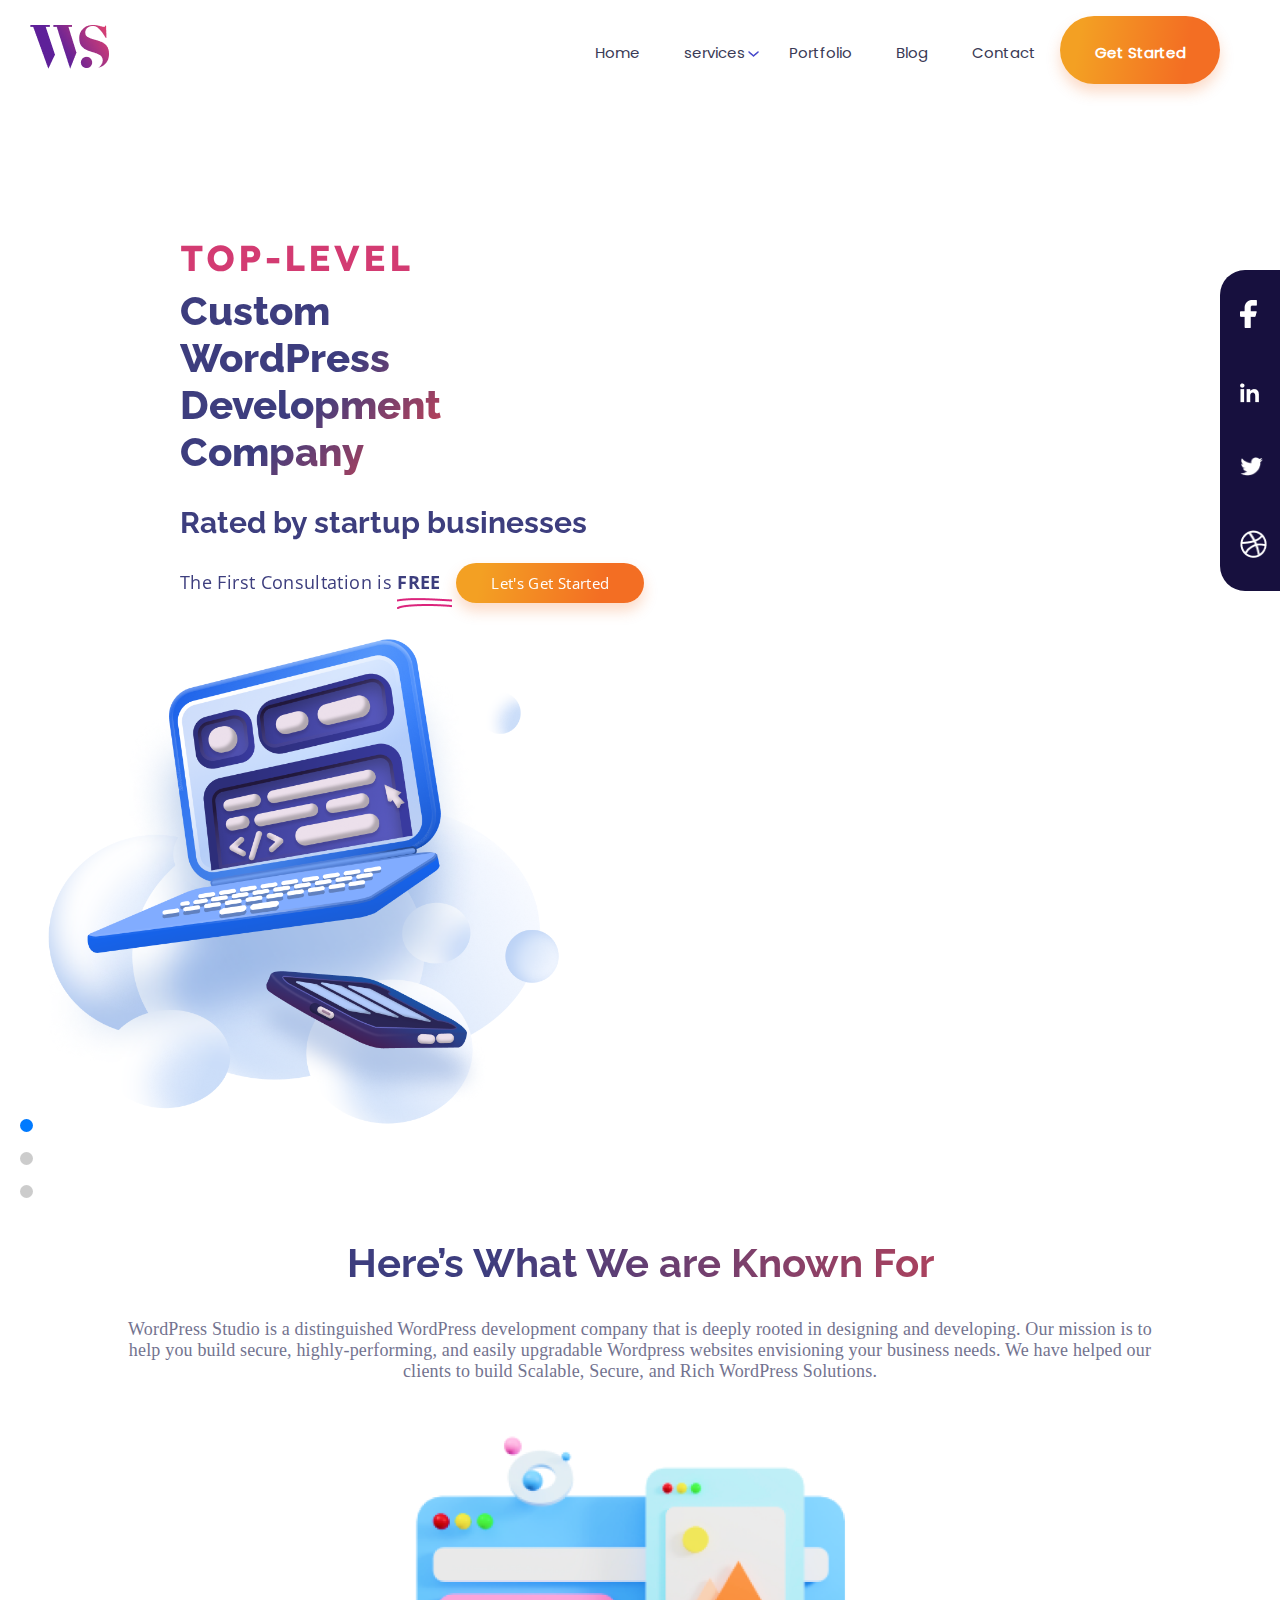
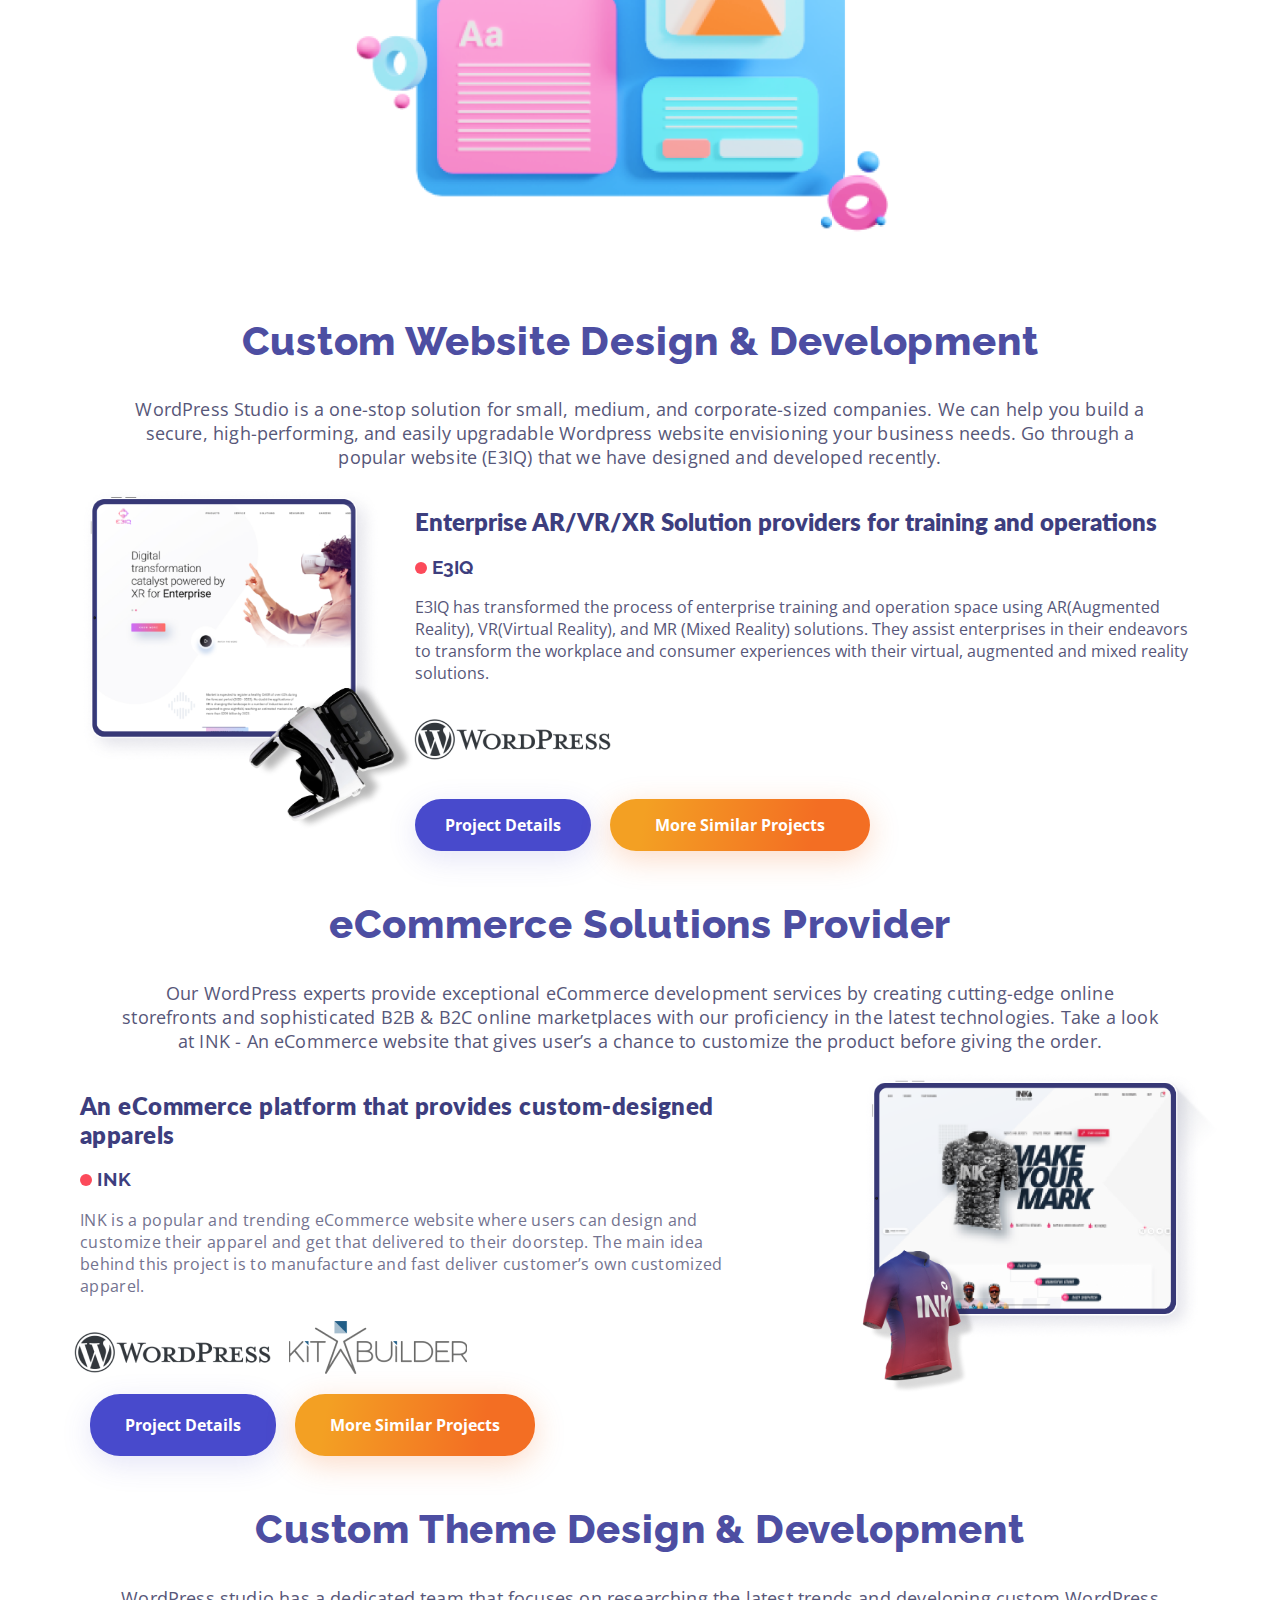
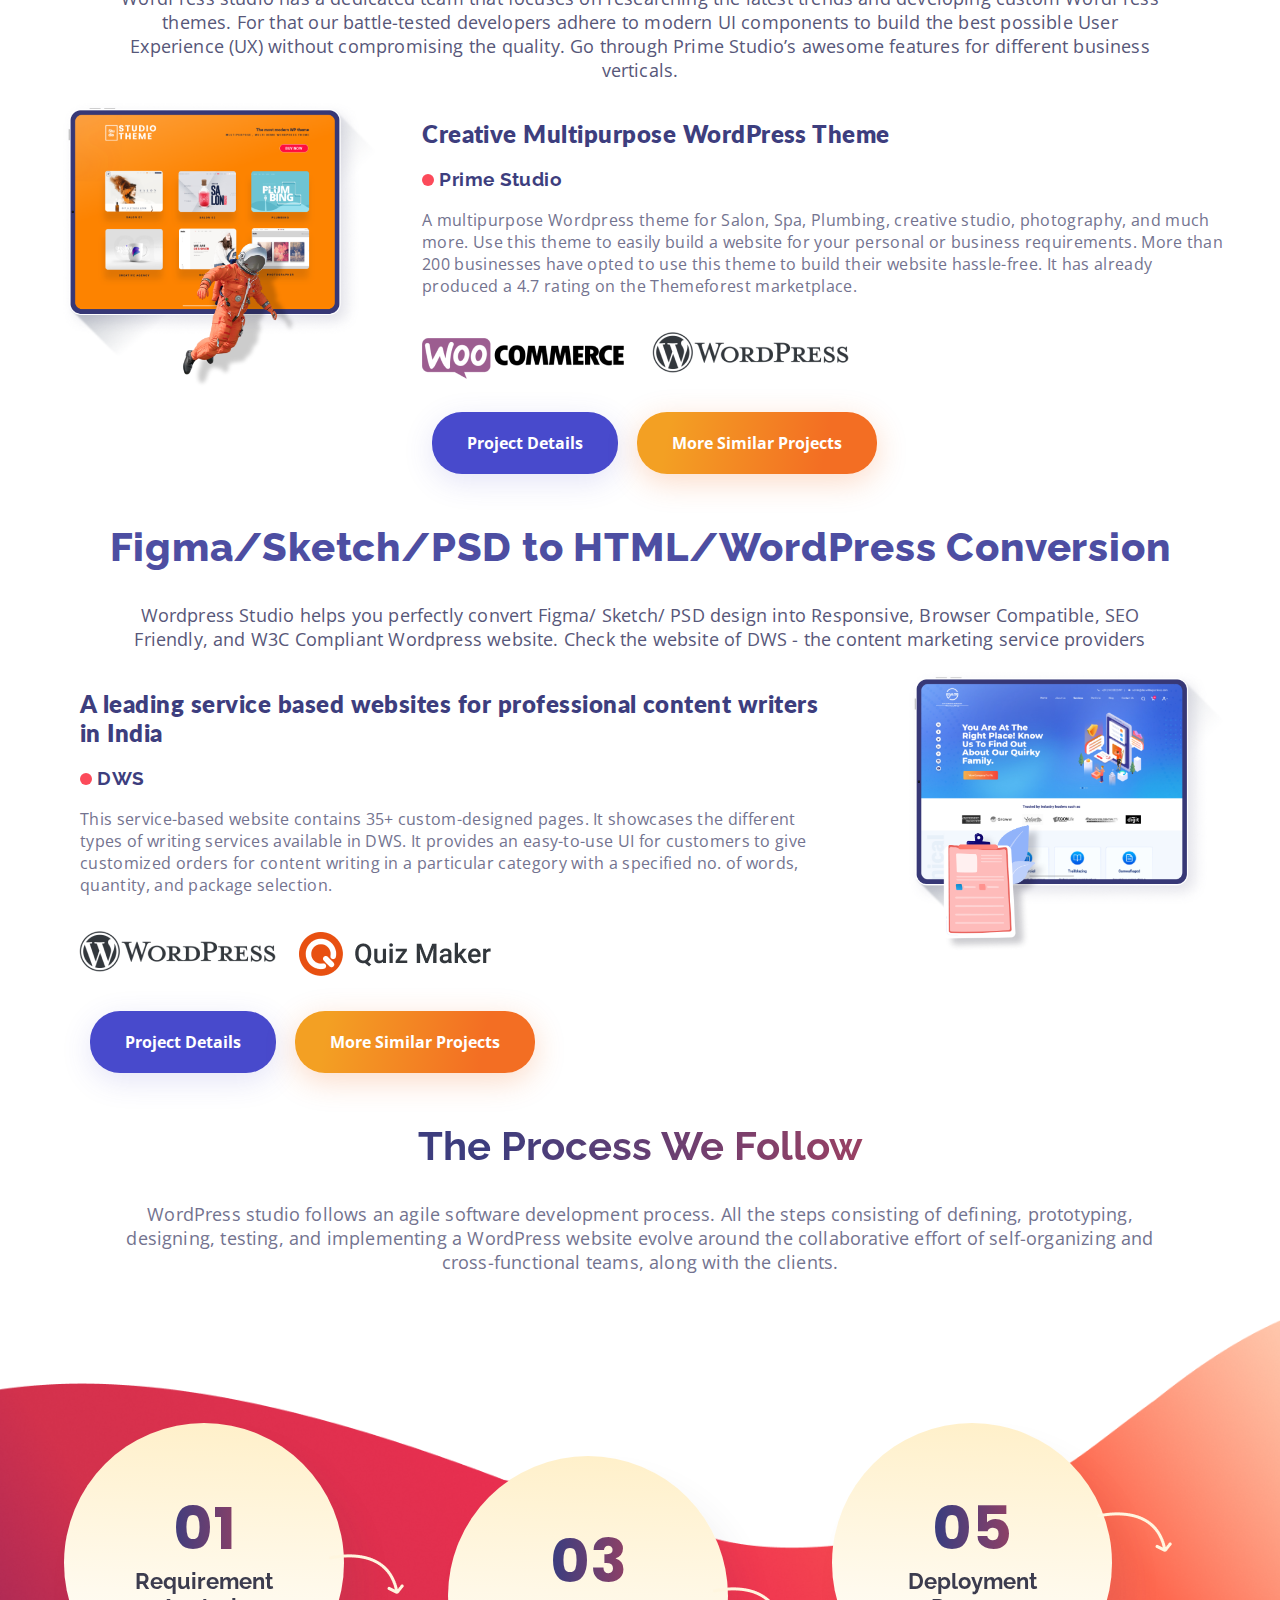
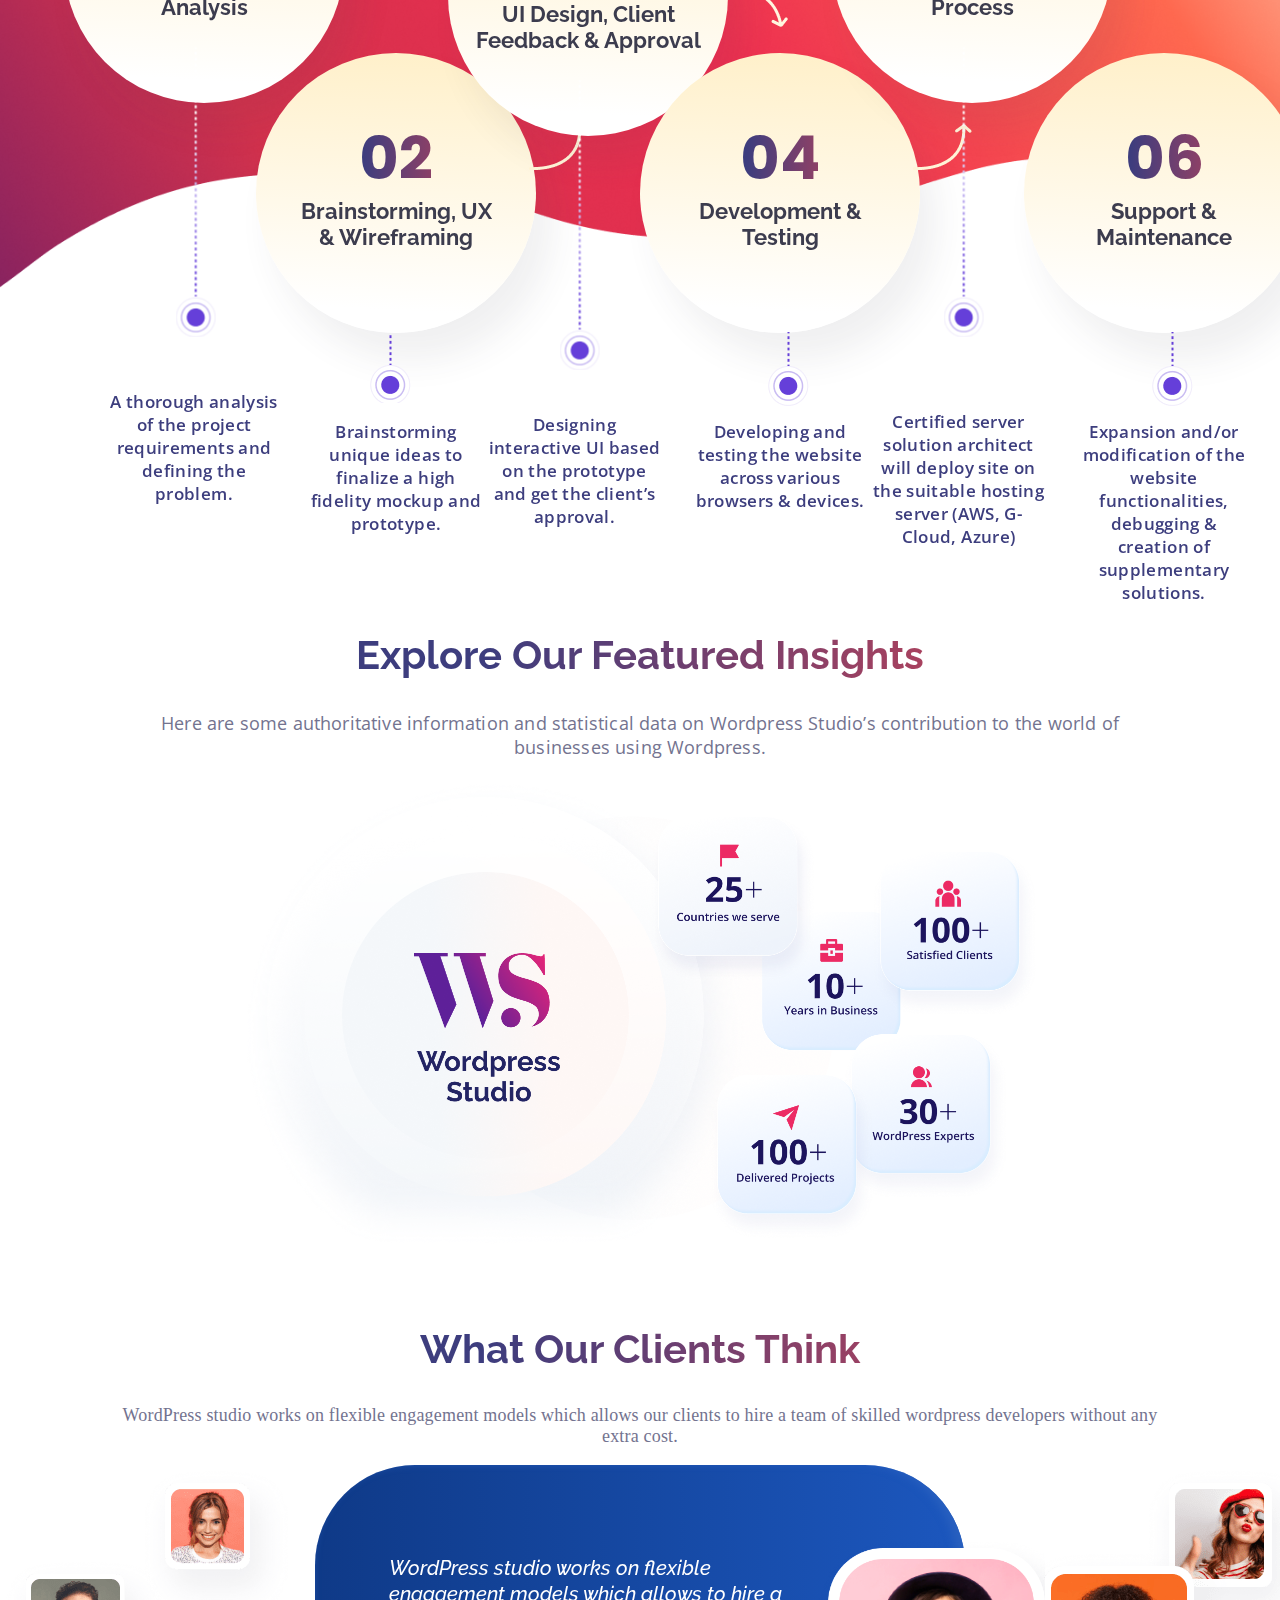
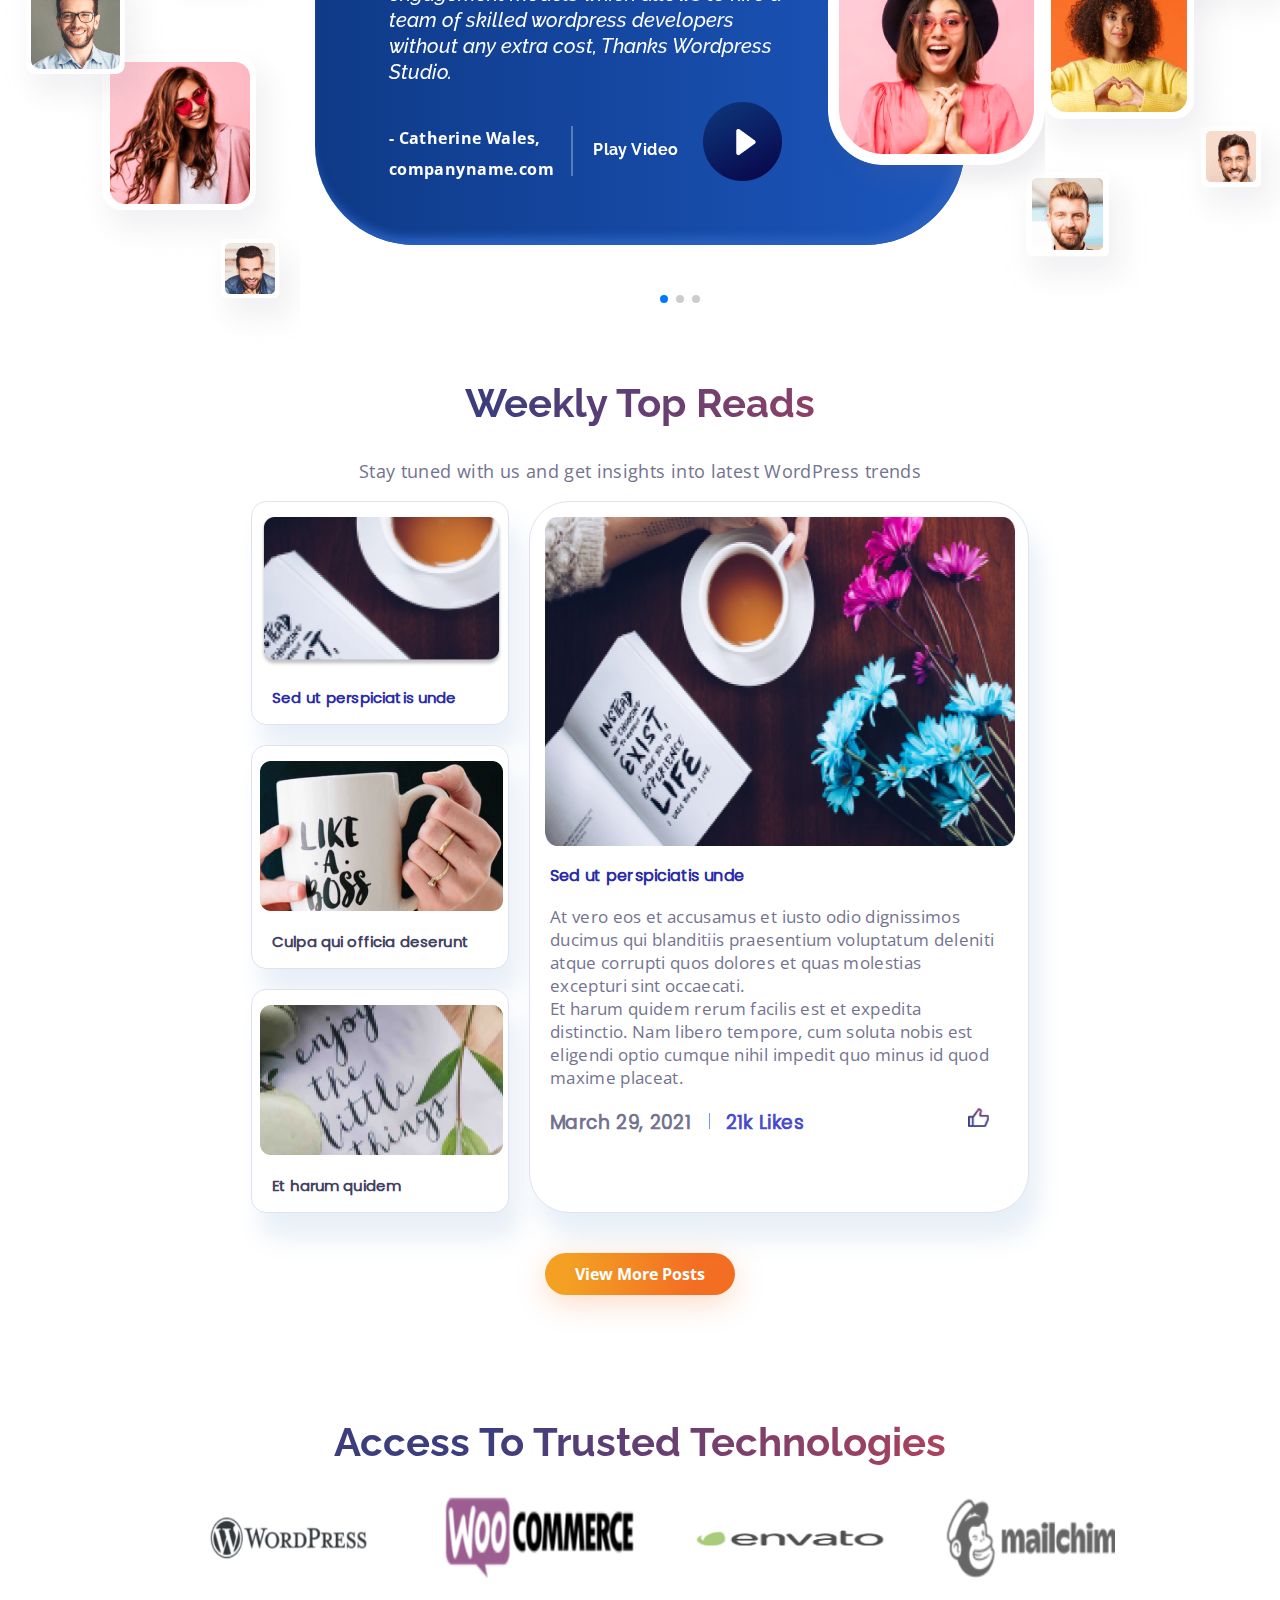
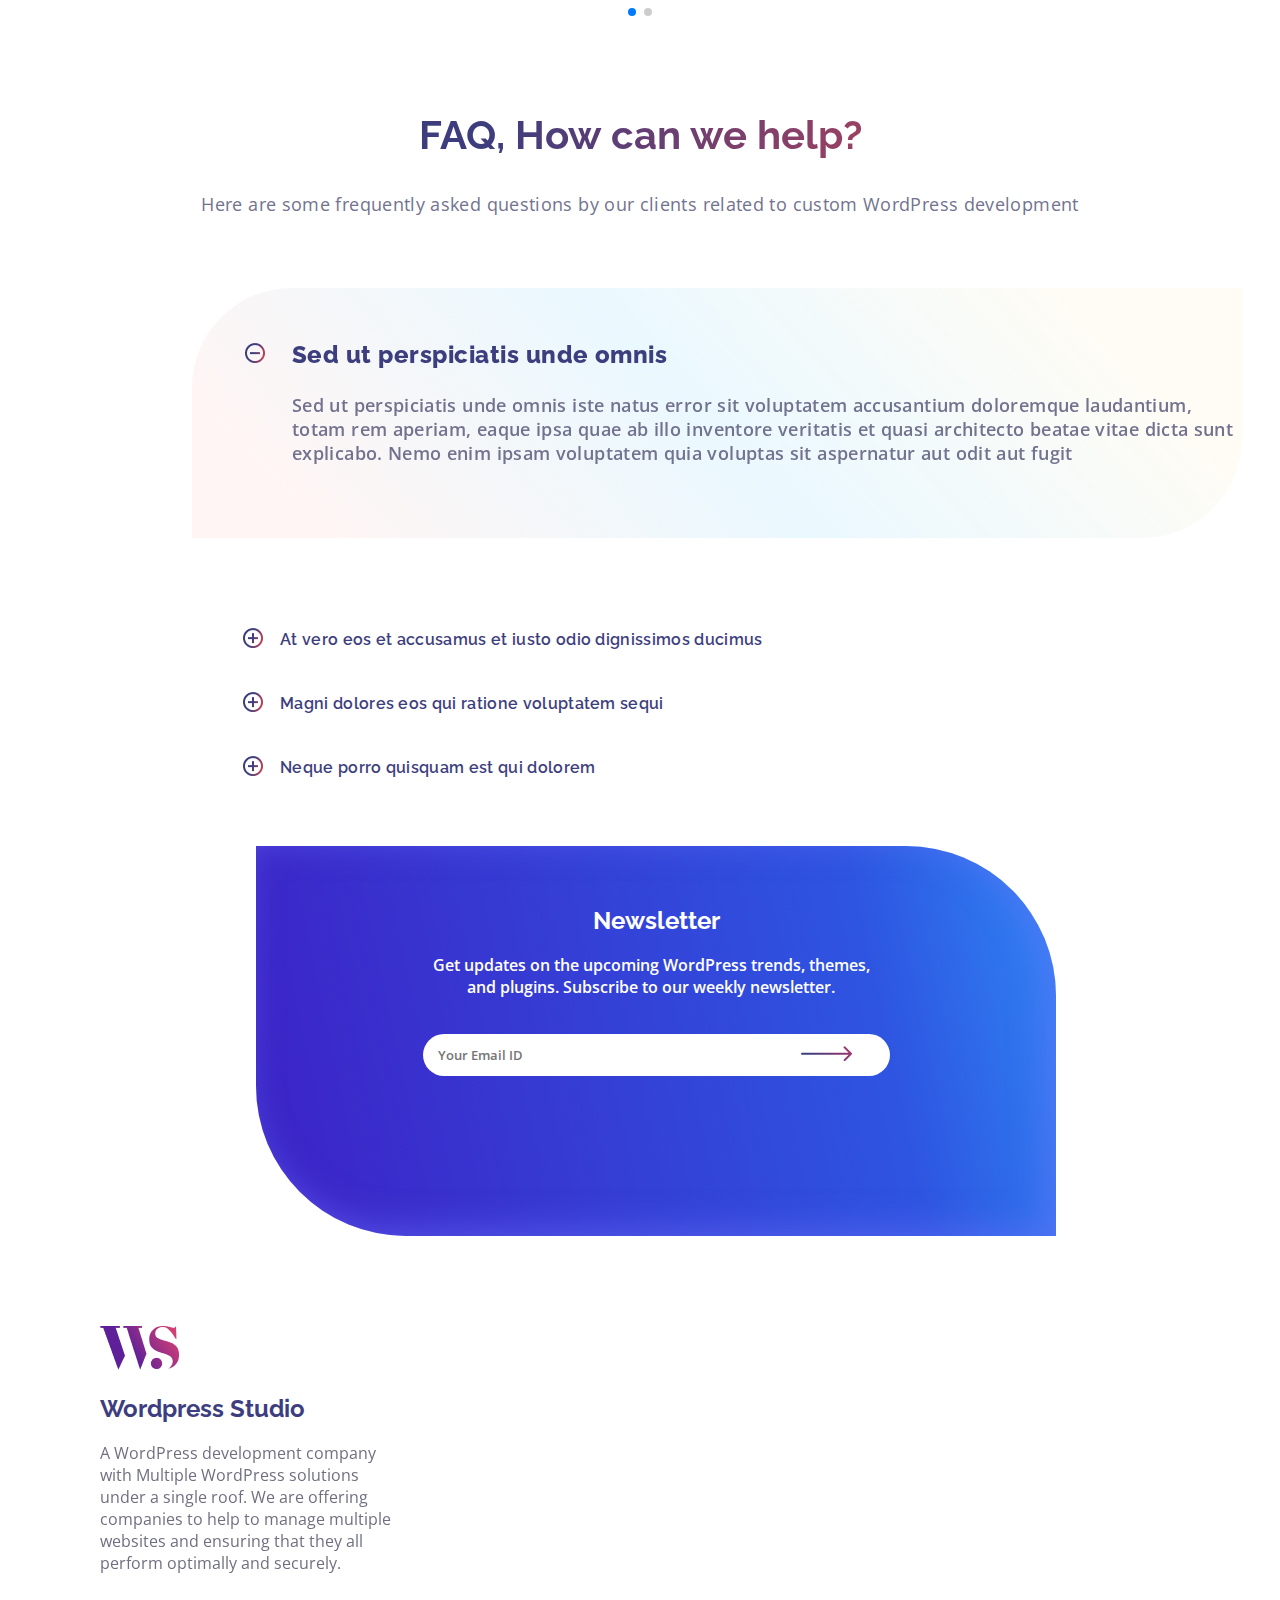
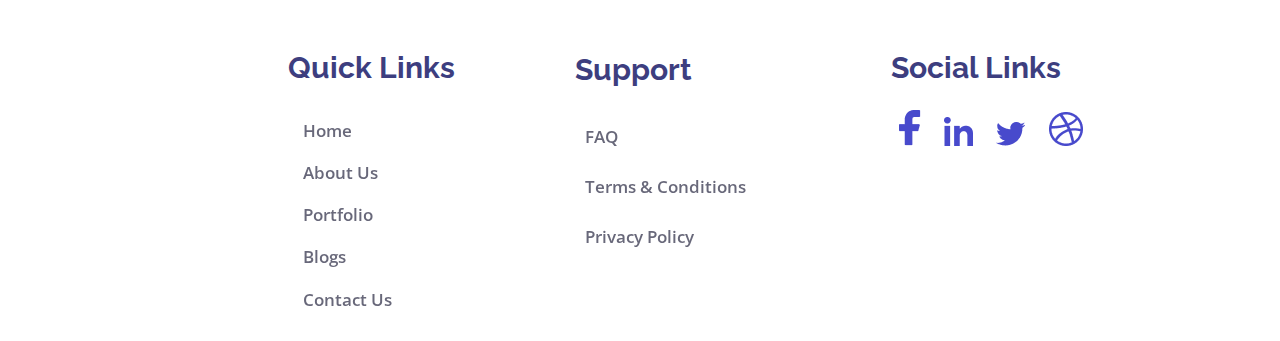
<file: index.html>
<!DOCTYPE html>
<html lang="en">

<head>
    <meta charset="UTF-8">
    <meta name="viewport" content="width=device-width, initial-scale=1.0">
    <link rel="stylesheet" type="text/css" href="css/font.css">
    <link rel="stylesheet" type="text/css" href="css/header.css">
    <link rel="stylesheet" type="text/css" href="css/banner.css">
    <link rel="stylesheet" type="text/css" href="css/below-banner.css">
    <link rel="stylesheet" type="text/css" href="css/footer.css">
    <link rel="stylesheet" href="https://cdnjs.cloudflare.com/ajax/libs/font-awesome/4.7.0/css/font-awesome.min.css">
    <link rel="stylesheet" href="https://unpkg.com/swiper/swiper-bundle.min.css" />
    <title>Home Page</title>

</head>

<body>
    <!--header section-->
    <header class="header">
        <div class="header-logo">
            <a href="index.html">
                <img src="image/header-logo.png" alt="Logo">
            </a>
        </div>

        <div class="header-right">
            <ul>
                <li><a href="#">Home</a></li>
                <li class="dropdown-menu" id="flip">services
                    <ul class="menu-content">
                        <li><a class="links-hidden" href="#">Custom Website Design 
                            and Development</a></li>
                        <li><a class="links-hidden" href="#">eCommerce Solutions Provider</a></li>
                        <li><a class="links-hidden" href="#">Custom Theme Design and 
                            Development</a></li>
                        <li><a class="links-hidden" href="#">Frontend Development</a></li>
                    </ul>
                </li>
                <li><a href="#">Portfolio</a>
                </li>
                <li><a href="#">Blog</a></li>
                <li><a href="#">Contact</a></li>
                <li class="header-right--started"><a href="#">Get Started </a>
                </li>
            </ul>

        </div>
        <a href="#" class="toggle-button" id="nav_toggle">
            <i class="fa fa-bars"></i>
        </a>


    </header>

    <!--banner section-->
    <div class="banner-section">
        <div class="swiper banner-swiper">
            <div class="swiper-wrapper banner">
                <div class="swiper-slide slide">
                    <div class="banner-content banner-content-first">
                        <h2>TOP-LEVEL</h2>
                        <h1>Custom WordPress Development Company </h1>
                        <h3>Rated by startup businesses</h3>
                        <p>The First Consultation is <span class="banner-content-free">FREE</span>
                            <span class="banner-content-started">
                            <a href="#">Let's Get Started</a></span>
                        </p>

                    </div>
                    <div class="banner-image">
                        <img src="image/background-image.png">
                    </div>

                </div>


                <div class="swiper-slide slide">
                    <div class="banner-content banner-content-second">
                        <h2>TOP-RATED</h2>
                        <h1>eCommerce Solutions For Your Business </h1>
                        <h3>Rated by startup businesses</h3>
                        <p>The First Consultation is <span class="banner-content-free">FREE</span>
                            <span class="banner-content-started">
                            <a href="#">Let's Get Started</a></span>
                        </p>

                    </div>
                    <div class="banner-image">
                        <img src="image/banner-image-2.png">
                    </div>

                </div>
                <div class="swiper-slide slide">
                    <div class="banner-content banner-content-third">
                        <h2>MAXIMISE ROI WITH OUR</h2>
                        <h1>Custom WordPress Development Company </h1>
                        <h3>Discover the key to ROI success</h3>
                        <p>The First Consultation is <span class="banner-content-free">FREE</span>
                            <span class="banner-content-started">
                        <a href="#">Let's Get Started</a></span>
                        </p>

                    </div>
                    <div class="banner-image">
                        <img src="image/banner-image-3.png">
                    </div>

                </div>

            </div>
            <div class="swiper-pagination pagination">

            </div>
        </div>
        <div class="banner-icon-bar">
            <a href="#" class="banner-icon-bar-facebook"><img src="image/icon-1.png"></a>
            <a href="#" class="banner-icon-bar-linkdn"><img src="image/icon-2.png"></a>
            <a href="#" class="banner-icon-bar-twitter"><img src="image/icon-4.png"></a>
            <a href="#" class="banner-icon-bar-lasticon"><img src="image/icon-3.png"></a>
        </div>
    </div>


    <!--below-banner-->

    <div class="below-banner content-with-gradient">
        <h2>Here’s What We are Known For</h2>
        <p>WordPress Studio is a distinguished WordPress development company that is deeply rooted in designing and developing. Our mission is to help you build secure, highly-performing, and easily upgradable Wordpress websites envisioning your business
            needs. We have helped our clients to build Scalable, Secure, and Rich WordPress Solutions. </p>
        <img src="image/image.png">
    </div>
    <div class="below-banner-custom-website content-without-gradient">
        <h2>Custom Website Design & Development</h2>
        <p>WordPress Studio is a one-stop solution for small, medium, and corporate-sized companies. We can help you build a secure, high-performing, and easily upgradable Wordpress website envisioning your business needs. Go through a popular website (E3IQ)
            that we have designed and developed recently.</p>
    </div>
    <div class="below-custom-website">
        <div class="below-custom-website-image"><img src="image/image-1.png"></div>
        <div class="below-custom-website-details">
            <h2>Enterprise AR/VR/XR Solution providers for training and operations</h2>
            <div class="below-custom-website-bullet">
                <h3 @nbsp> E3IQ</h3>
            </div>
            <p>E3IQ has transformed the process of enterprise training and operation space using AR(Augmented Reality), VR(Virtual Reality), and MR (Mixed Reality) solutions. They assist enterprises in their endeavors to transform the workplace and consumer
                experiences with their virtual, augmented and mixed reality solutions.</p>
            <div class="below-custom-website-logo">
                <img src="image/wordpresslogo.png">
            </div>
            <div class="below-custom-website-button">
                <ul>
                    <li><a href="#" class="below-custom-website-first-button">Project Details</a></li>
                    <li><a href="#" class="below-custom-website-second-button">More Similar Projects</a></li>
                </ul>
            </div>
        </div>
    </div>
    <!--ecommerce section-->
    <div class="ecommerce-solution content-without-gradient">
        <h2>eCommerce Solutions Provider</h2>
        <p>Our WordPress experts provide exceptional eCommerce development services by creating cutting-edge online storefronts and sophisticated B2B & B2C online marketplaces with our proficiency in the latest technologies. Take a look at INK - An eCommerce
            website that gives user’s a chance to customize the product before giving the order.</p>
    </div>

    <div class="below-ecommerce-solution">

        <div class="below-ecommerce-solution-details">
            <h2>An eCommerce platform that provides custom-designed apparels</h2>
            <div class="below-ecommerce-solution-bullet">
                <h3 @nbsp> INK</h3>
            </div>
            <p>INK is a popular and trending eCommerce website where users can design and customize their apparel and get that delivered to their doorstep. The main idea behind this project is to manufacture and fast deliver customer’s own customized apparel.
            </p>
            <div class="below-ecommerce-solution-logo">
                <span class="wordpress-logo"><img src="image/wordpresslogo.png"></span>
                <span class="kitbuilder-logo"><img src="image/kitbuilder-logo.png"></span>

            </div>
            <div class="below-ecommerce-solution-button">
                <ul>
                    <li><a href="#" class="below-ecommerce-solution-first-button">Project Details</a></li>
                    <li><a href="#" class="below-ecommerce-solution-second-button">More Similar Projects</a></li>
                </ul>
            </div>
        </div>
        <div class="below-ecommerce-solution-image"><img src="image/image-3.png"></div>

    </div>

    <!--custom theme section-->
    <div class="custom-theme content-without-gradient">
        <h2>Custom Theme Design & Development
        </h2>
        <p>WordPress studio has a dedicated team that focuses on researching the latest trends and developing custom WordPress themes. For that our battle-tested developers adhere to modern UI components to build the best possible User Experience (UX) without
            compromising the quality. Go through Prime Studio’s awesome features for different business verticals.</p>
    </div>

    <div class="below-custom-theme">
        <div class="below-custom-theme-image"><img src="image/image-4.png"></div>

        <div class="below-custom-theme-details">
            <h2>Creative Multipurpose WordPress Theme</h2>
            <div class="below-custom-theme-bullet">
                <h3 @nbsp> Prime Studio</h3>
            </div>
            <p>A multipurpose Wordpress theme for Salon, Spa, Plumbing, creative studio, photography, and much more. Use this theme to easily build a website for your personal or business requirements. More than 200 businesses have opted to use this theme
                to build their website hassle-free. It has already produced a 4.7 rating on the Themeforest marketplace.</p>
            <div class="below-custom-theme-logo">
                <span class="woo-commerce-logo"><img src="image/woo-commerce-logo.png"></span>
                <span class="wordpress--logo"><img src="image/wordpresslogo.png"></span>

            </div>
            <div class="below-custom-theme-button">
                <ul>
                    <li><a href="#" class="below-custom-theme-first-button">Project Details</a></li>
                    <li><a href="#" class="below-custom-theme-second-button">More Similar Projects</a></li>
                </ul>
            </div>
        </div>


    </div>
    <!--wordpress conversion section-->
    <div class="wordpress-conversion content-without-gradient">
        <h2>Figma/Sketch/PSD to HTML/WordPress Conversion
        </h2>
        <p>Wordpress Studio helps you perfectly convert Figma/ Sketch/ PSD design into Responsive, Browser Compatible, SEO Friendly, and W3C Compliant Wordpress website. Check the website of DWS - the content marketing service providers</p>
    </div>

    <div class="below-wordpress-conversion">
        <div class="below-wordpress-conversion-details">
            <h2>A leading service based websites for professional content writers in India</h2>
            <div class="below-wordpress-conversion-bullet">
                <h3 @nbsp> DWS</h3>
            </div>
            <p>This service-based website contains 35+ custom-designed pages. It showcases the different types of writing services available in DWS. It provides an easy-to-use UI for customers to give customized orders for content writing in a particular
                category with a specified no. of words, quantity, and package selection.</p>
            <div class="below-wordpress-conversion-logo">

                <span class="wordpress---logo"><img src="image/wordpresslogo.png"></span>
                <span class="quickmaker-logo"><img src="image/quizmakerlogo.png"></span>
            </div>
            <div class="below-wordpress-conversion-button">
                <ul>
                    <li><a href="#" class="below-wordpress-conversion-first-button">Project Details</a></li>
                    <li><a href="#" class="below-wordpress-conversion-second-button">More Similar Projects</a></li>
                </ul>
            </div>
        </div>
        <div class="below-wordpress-conversion-image">
            <img src="image/image-5.png">
        </div>
    </div>
    </div>
    <!--process-follow-section-->
    <div class="process-follow content-with-gradient">
        <h2>The Process We Follow
        </h2>
        <p>WordPress studio follows an agile software development process. All the steps consisting of defining, prototyping, designing, testing, and implementing a WordPress website evolve around the collaborative effort of self-organizing and cross-functional
            teams, along with the clients.</p>
    </div>
    <div class="below-process-follow">

        <div class="below-process-follow-fisrt-item">
            <h3>01</h3>
            <h4>Requirement <br>Analysis</h4>
            <p>A thorough analysis of the project requirements and defining the problem.</p>
        </div>

        <div class="below-process-follow-second-item">
            <h3>02</h3>
            <h4>Brainstorming, UX <br>& Wireframing</h4>
            <p>Brainstorming unique ideas to finalize a high fidelity mockup and prototype.</p>
        </div>
        <div class="below-process-follow-third-item">
            <h3>03</h3>
            <h4>UI Design, Client <br>Feedback & Approval</h4>
            <p>Designing interactive UI based on the prototype and get the client’s approval.</p>

        </div>
        <div class="below-process-follow-fourth-item">
            <h3>04</h3>
            <h4>Development & <br>Testing</h4>
            <p>Developing and testing the website across various browsers & devices.
            </p>

        </div>
        <div class="below-process-follow-fifth-item">
            <h3>05</h3>
            <h4>Deployment <br>Process</h4>
            <p>Certified server solution architect will deploy site on the suitable hosting server (AWS, G-Cloud, Azure)</p>

        </div>
        <div class="below-process-follow-sixth-item">
            <h3>06</h3>
            <h4>Support & <br>Maintenance</h4>
            <p>Expansion and/or modification of the website functionalities, debugging & creation of supplementary solutions.</p>

        </div>
    </div>
    <!--featured section-->
    <div class="featured-section content-with-gradient">
        <h2>Explore Our Featured Insights
        </h2>
        <p>Here are some authoritative information and statistical data on Wordpress Studio’s contribution to the world of businesses using Wordpress.</p>
        <img src="image/image-7.png">
    </div>

    <!-- client-section -->
    <div class="heading-section content-with-gradient">
        <h2>What Our Clients Think</h2>
        <p>WordPress studio works on flexible engagement models which allows our clients to hire a team of skilled wordpress developers without any extra cost.</p>
    </div>
    <div class="client-section">
        <div class="client-box">
            <div class="swiper myswiper">
                <div class="swiper-wrapper">
                    <div class="swiper-slide">
                        <div class="text text-1">
                            <p>
                                WordPress studio works on flexible engagement models which allows to hire a team of skilled wordpress developers without any extra cost, Thanks Wordpress Studio.
                            </p>
                        </div>
                        <div class="subtitle subtitle-1">
                            <h6><span class="subtitle-content-1">- Catherine Wales, companyname.com</span><span class="subtitle-content-2">Play Video</span></h6>
                            <div class="subtitle-image"><img src="image/swiper-image.png"></div>
                        </div>
                    </div>
                    <div class="swiper-slide">

                        <div class=" text text-2">
                            <p>
                                WordPress studio works on flexible engagement models which allows to hire a team of skilled wordpress developers without any extra cost, Thanks Wordpress Studio.
                            </p>
                        </div>
                        <div class="subtitle subtitle-2">
                            <h6><span class="subtitle-content-1">- Catherine Wales, companyname.com</span><span class="subtitle-content-2">Play Video</span></h6>
                            <div class="subtitle-image"><img src="image/swiper-image-2.png"></div>
                        </div>
                    </div>
                    <div class="swiper-slide">
                        <div class="text text-3">
                            <p>
                                WordPress studio works on flexible engagement models which allows to hire a team of skilled wordpress developers without any extra cost, Thanks Wordpress Studio.
                            </p>
                        </div>
                        <div class="subtitle subtitle-3">
                            <h6><span class="subtitle-content-1">- Catherine Wales, companyname.com</span><span class="subtitle-content-2">Play Video</span></h6>
                            <div class="subtitle-image"><img src="image/swiper-image-3.png"></div>
                        </div>

                    </div>
                </div>

                <div class="swiper-pagination"></div>
            </div>
        </div>
    </div>


    <!--top read section-->
    <div class="top-read-section content-with-gradient">
        <h2>Weekly Top Reads
        </h2>
        <p>Stay tuned with us and get insights into latest WordPress trends</p>

    </div>

    <div class="card-section">
        <div class="left-side-card">
            <div class="left-side-card-first">
                <img src="image/card-image-1.png">
                <h3>Sed ut perspiciatis unde</h3>
            </div>
            <div class="left-side-card-second">
                <img src="image/card-image-2.png">
                <h3>Culpa qui officia deserunt</h3>
            </div>
            <div class="left-side-card-third">
                <img src="image/card-image-3.png">
                <h3>Et harum quidem</h3>
            </div>
        </div>
        <div class="right-side-card">
            <img src="image/card-image-4.png">
            <h2>Sed ut perspiciatis unde</h2>
            <p>At vero eos et accusamus et iusto odio dignissimos ducimus qui blanditiis praesentium voluptatum deleniti atque corrupti quos dolores et quas molestias excepturi sint occaecati.<br> Et harum quidem rerum facilis est et expedita distinctio.
                Nam libero tempore, cum soluta nobis est eligendi optio cumque nihil impedit quo minus id quod maxime placeat.</p>
            <h3>March 29, 2021
                <span>21k Likes</span></h3>
        </div>
    </div>
    <div class="below-top-read">
        <a href="#">View More Posts</a>
    </div>
    <!--technologies section-->
    <div class="technologies-section content-with-gradient">
        <h2>Access To Trusted Technologies
        </h2>
    </div>

    <!-- Slider main container -->
    <div class="swiper image-swiper">
        <!-- Additional required wrapper -->
        <div class="swiper-wrapper">
            <!-- Slides -->
            <div class="swiper-slide image-swiper-slide"> <img src="image/wordpresslogo.png">
            </div>
            <div class="swiper-slide image-swiper-slide"> <img src="image/woo-commerce-logo.png">
            </div>
            <div class="swiper-slide image-swiper-slide"> <img src="image/envato.png"></div>
            <div class="swiper-slide image-swiper-slide"> <img src="image/mailchimp.png"></div>
            <div class="swiper-slide image-swiper-slide"><img src="image/elementor.png"></div>
            <div class="swiper-slide image-swiper-slide"><img src="image/siteground.png"></div>

        </div>

        <!-- If we need pagination -->
        <div class="swiper-pagination"></div>

    </div>
    <!--help section-->
    <div class="help-section content-with-gradient">
        <h2>FAQ, How can we help?
        </h2>
        <p>Here are some frequently asked questions by our clients related to custom WordPress development</p>
    </div>
    <div class="below-help-section">
        <h3>Sed ut perspiciatis unde omnis</h3>
        <p>Sed ut perspiciatis unde omnis iste natus error sit voluptatem accusantium doloremque laudantium, totam rem aperiam, eaque ipsa quae ab illo inventore veritatis et quasi architecto beatae vitae dicta sunt explicabo. Nemo enim ipsam voluptatem
            quia voluptas sit aspernatur aut odit aut fugit</p>
    </div>
    <div class="below-help-section-list">

        <p>At vero eos et accusamus et iusto odio dignissimos ducimus</p>
        <p>Magni dolores eos qui ratione voluptatem sequi</p>
        <p>Neque porro quisquam est qui dolorem</p>
    </div>
    <!--news letter section-->
    <div class="news-letter">
        <h2>Newsletter</h2>
        <p>Get updates on the upcoming WordPress trends, themes, and plugins. Subscribe to our weekly newsletter.</p>
        <div class="news-letter-form">
            <form method="#">
                <div class="input-box">
                    <input type="email" placeholder="Your Email ID" class="form-control">
                </div>
            </form>
        </div>
    </div>

    <!--footer section-->
    <footer class="footer">
        <div class="footer-logo">
            <a href="index.html">
                <img src="image/header-logo.png" alt="Logo"></a>
            <h2>Wordpress Studio</h2>
            <p>A WordPress development company with Multiple WordPress solutions under a single roof. We are offering companies to help to manage multiple websites and ensuring that they all perform optimally and securely.</p>

        </div>
        <div class="footer-content">
            <div class="footer-content-quicklinks">
                <h2>Quick Links</h2>
                <ul>
                    <li><a href="#">Home</a></li>
                    <li><a href="#">About Us</a></li>
                    <li><a href="#">Portfolio</a></li>
                    <li><a href="#">Blogs</a></li>
                    <li><a href="#">Contact Us</a></li>
                </ul>
            </div>
            <div class="footer-content-support">
                <h2>Support</h2>

                <ul>
                    <li><a href="#">FAQ</a>
                    </li>
                    <li><a href="#">Terms & Conditions</a></li>
                    <li><a href="#">Privacy Policy</a></li>
                </ul>
            </div>
            <div class="footer-content-sociallinks">
                <h2>Social Links</h2>
                <a href="#" class="sociallinks-facebook"><img src="image/icon-5.png"></a>
                <a href="#" class="sociallinks-linkdn"><img src="image/icon-6.png"></a>
                <a href="#" class="sociallinks-twitter"><img src="image/icon-7.png"></a>
                <a href="#" class="sociallinks-another"><img src="image/icon-8.png"></a>
            </div>
        </div>


        <script src="https://cdnjs.cloudflare.com/ajax/libs/jquery/3.6.0/jquery.min.js"></script>
        <script src="js/header.js"></script>
        <script src="https://unpkg.com/swiper/swiper-bundle.min.js"></script>
        <!-- Initialize Swiper -->
        <script>
            var swiper = new Swiper(".myswiper", {
                speed: 600,

                parallax: true,
                slideperview: 1,
                pagination: {
                    el: ".swiper-pagination",
                    clickable: true,
                },
                navigation: {
                    nextEl: ".swiper-button-next",
                    prevEl: ".swiper-button-prev",
                },
            });

            var newswiper = new Swiper(".image-swiper", {
                slidesPerView: 5,
                spaceBetween: 4,
                pagination: {
                    el: ".swiper-pagination",
                    clickable: true,
                },
            });
            var swiper = new Swiper(".banner-swiper", {
                direction: "horizontal",
                pagination: {
                    el: ".swiper-pagination",
                    clickable: true,
                },
            });
        </script>
</body>

</html>
</file>
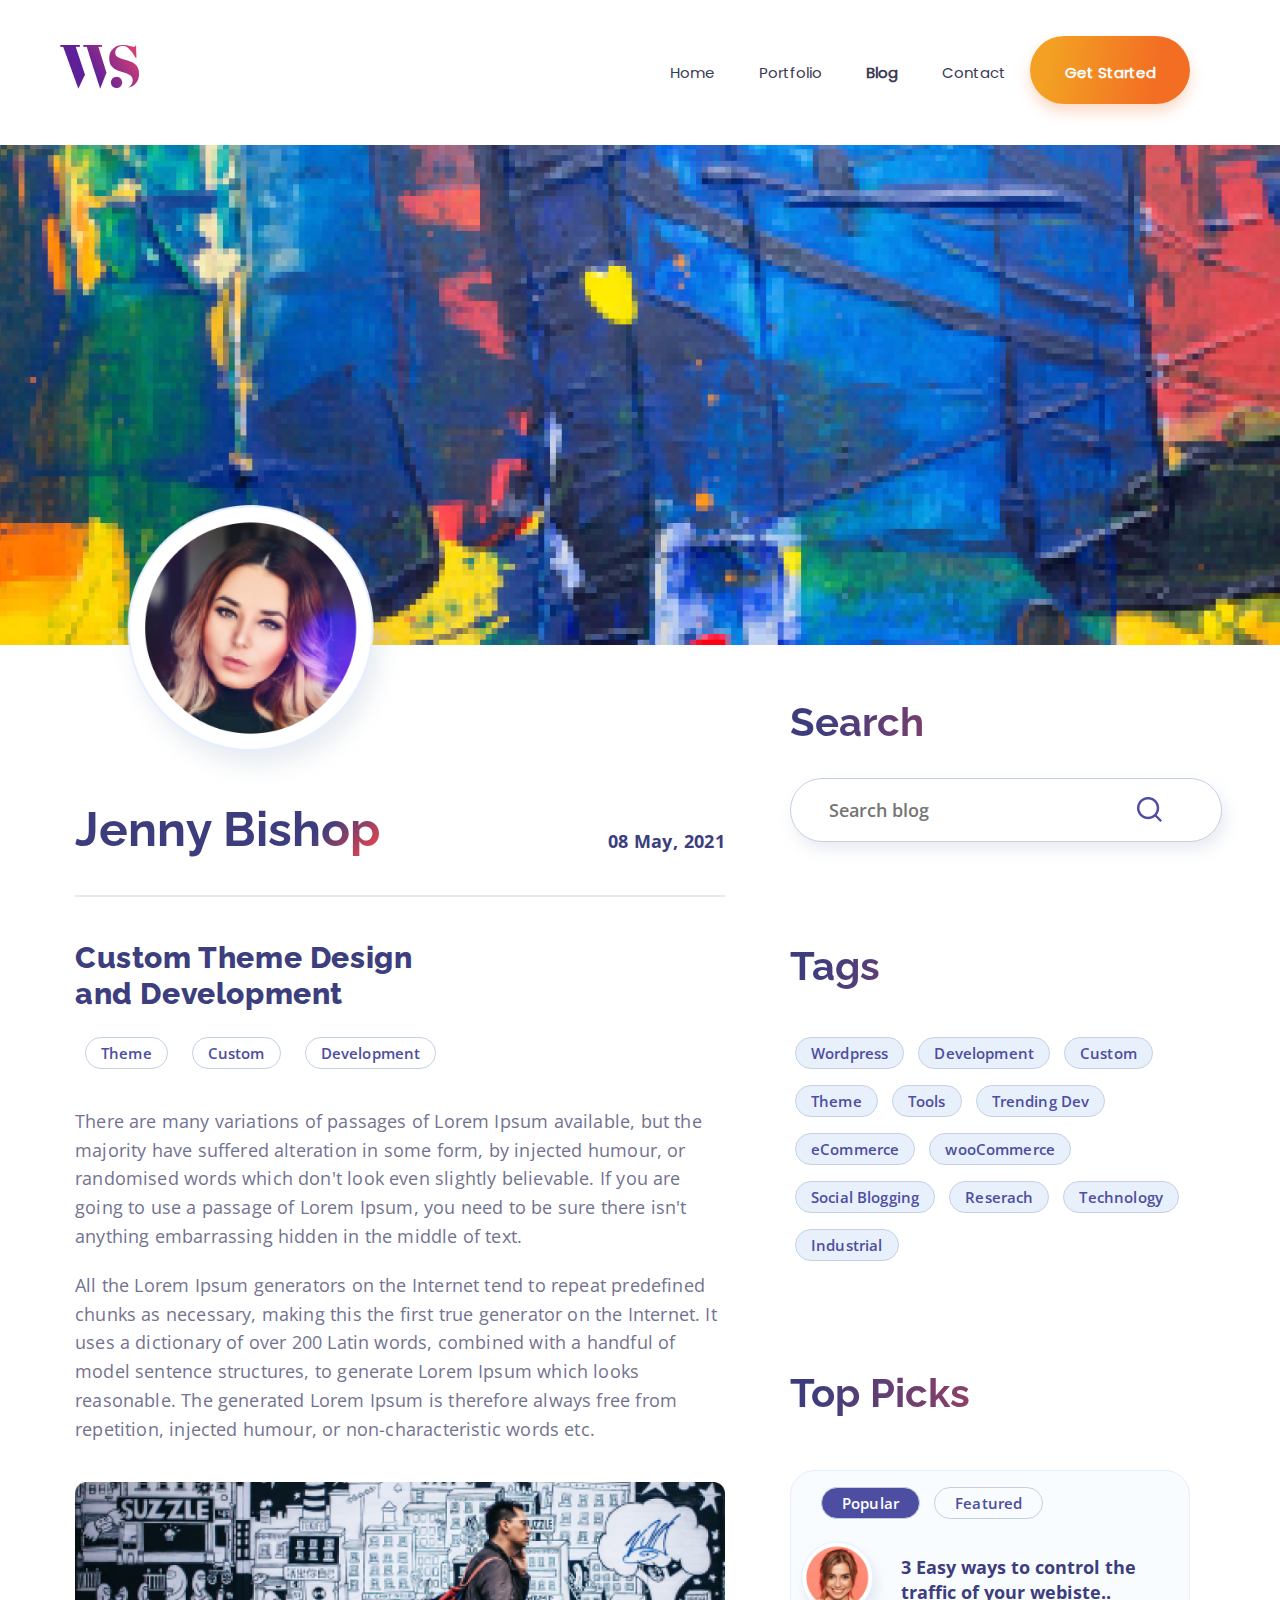
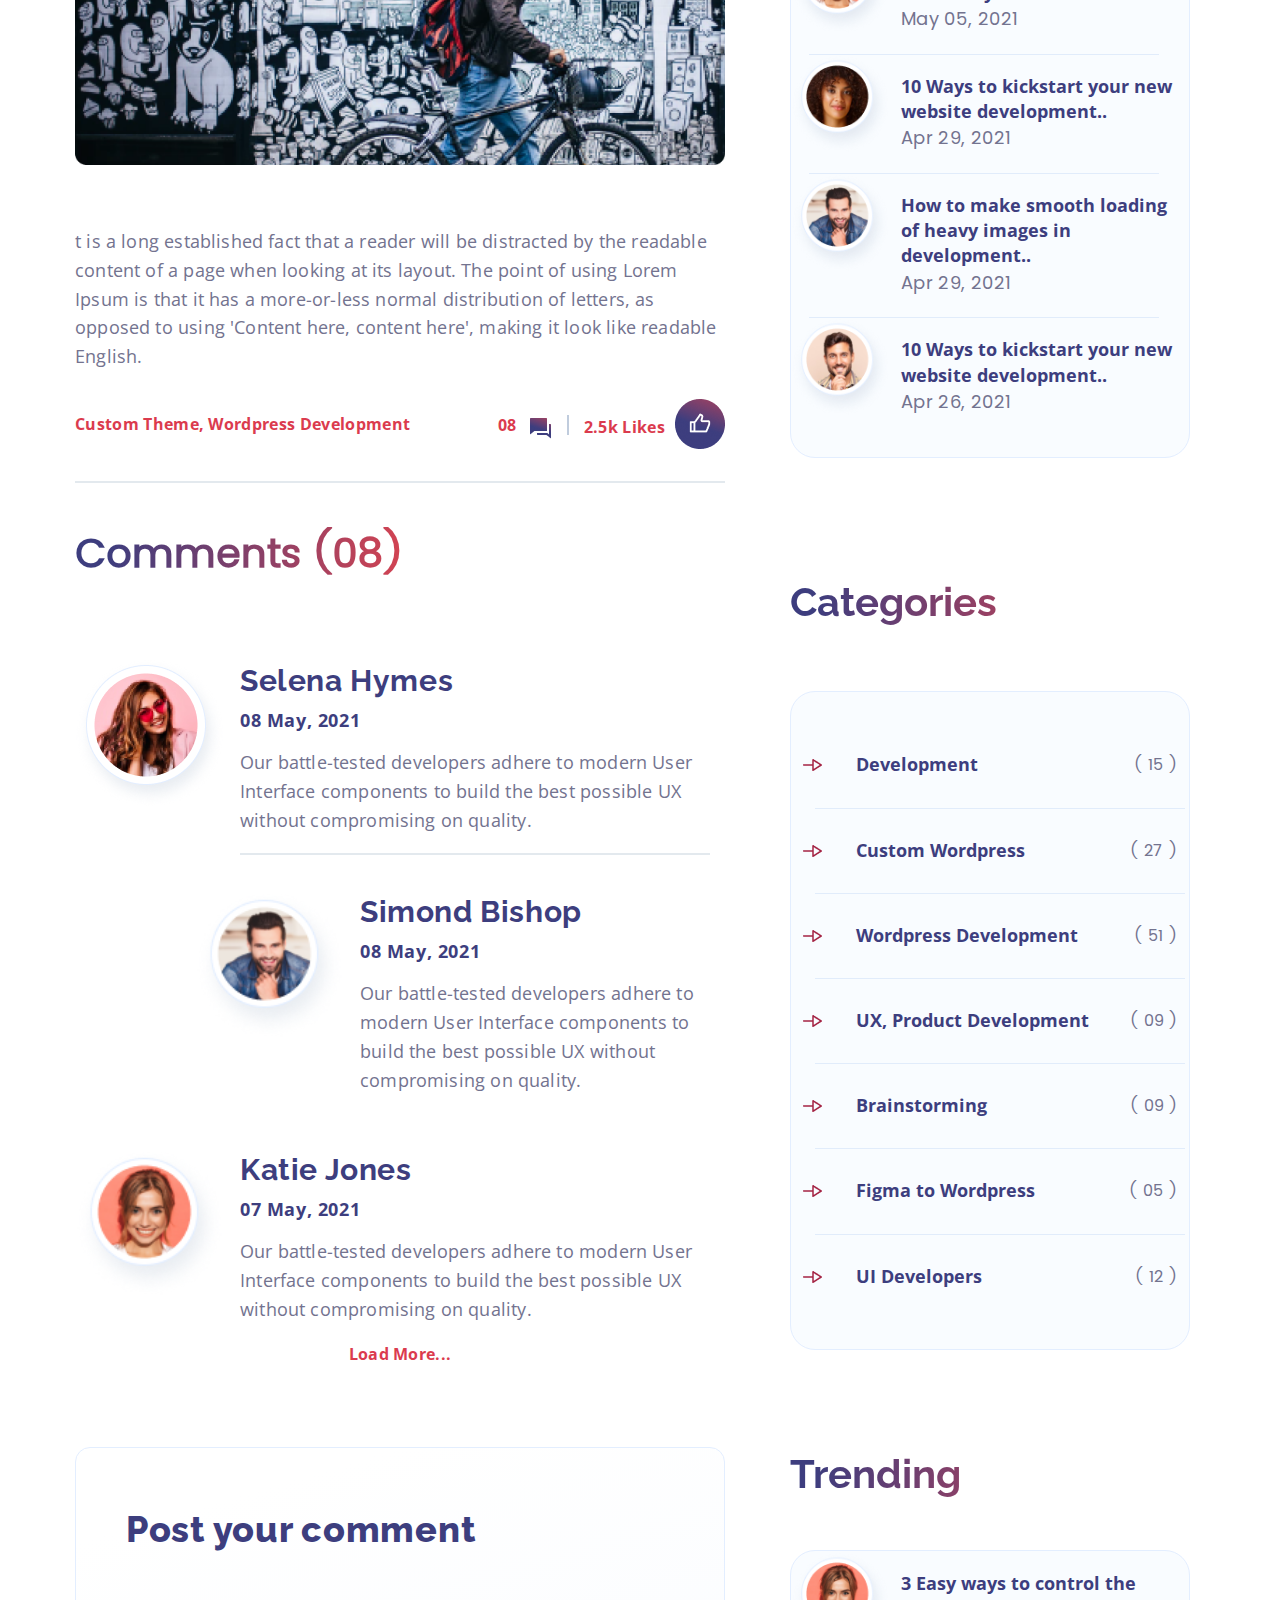
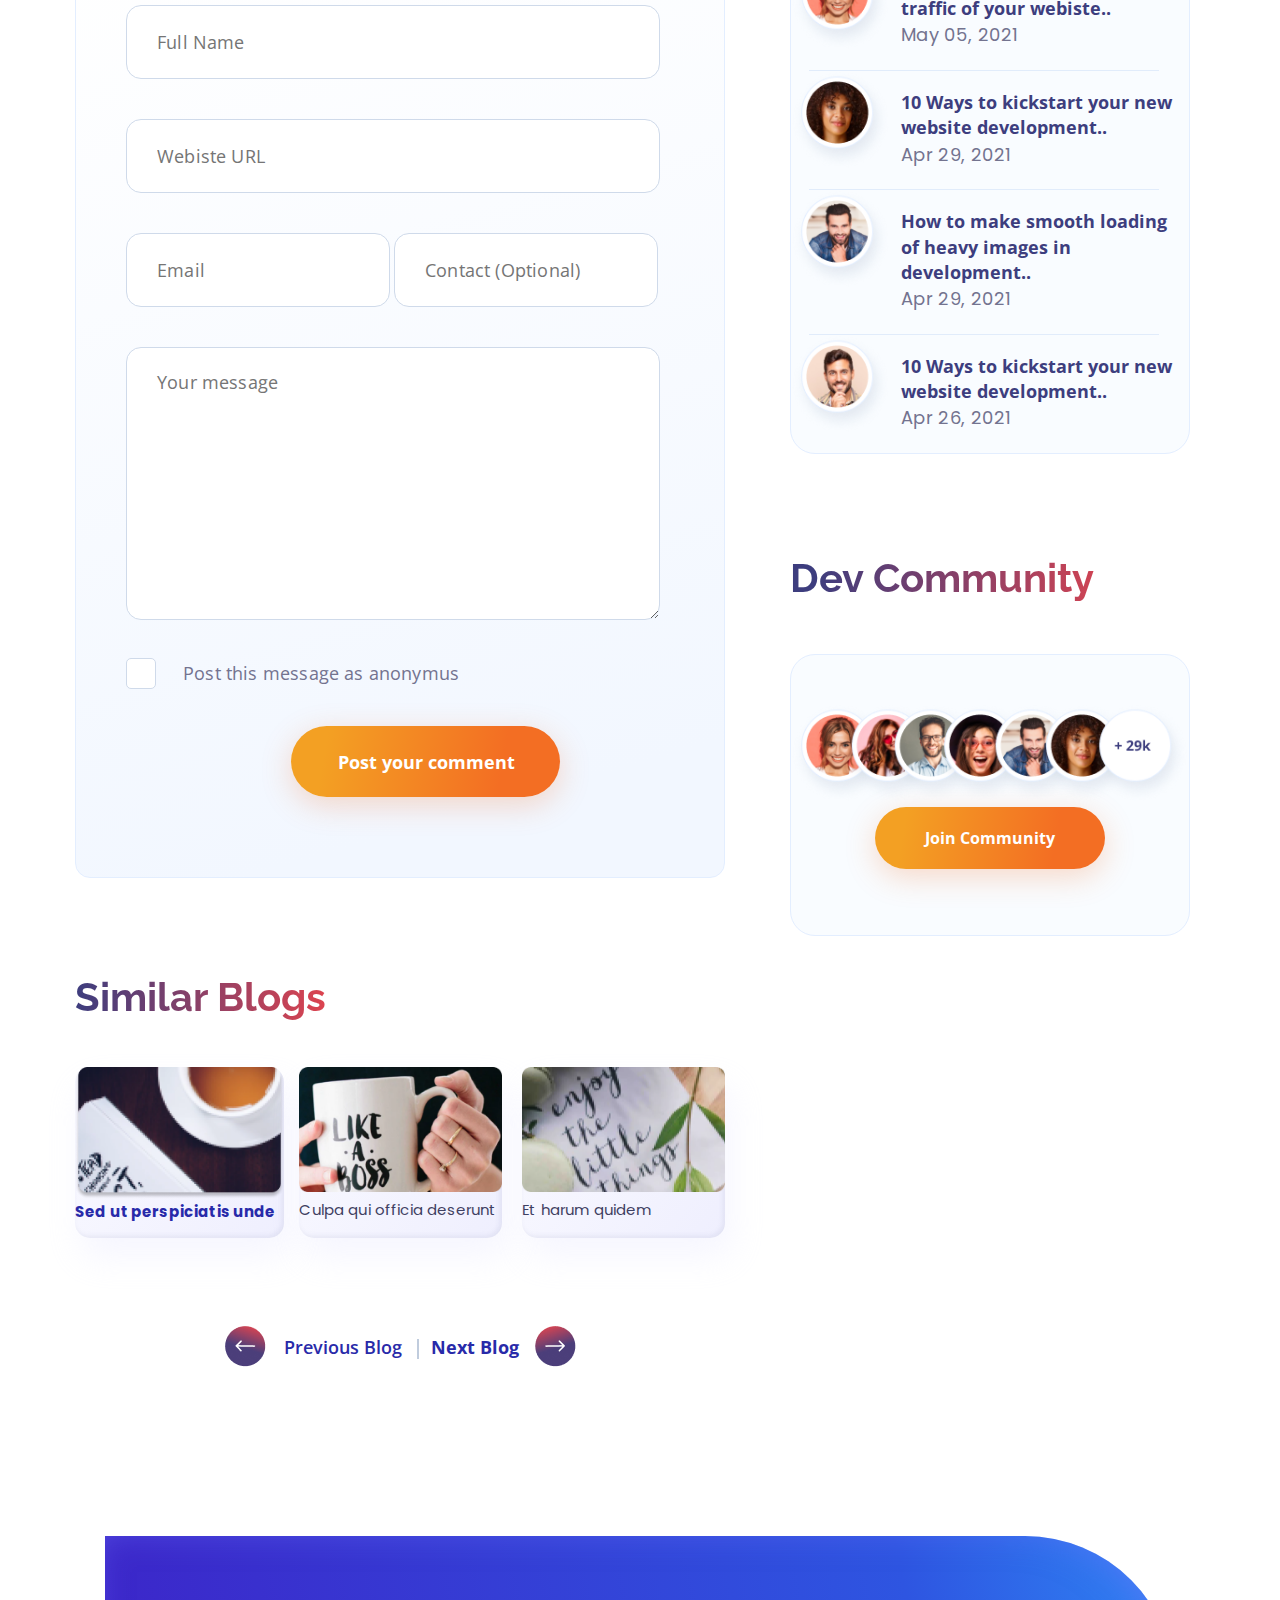
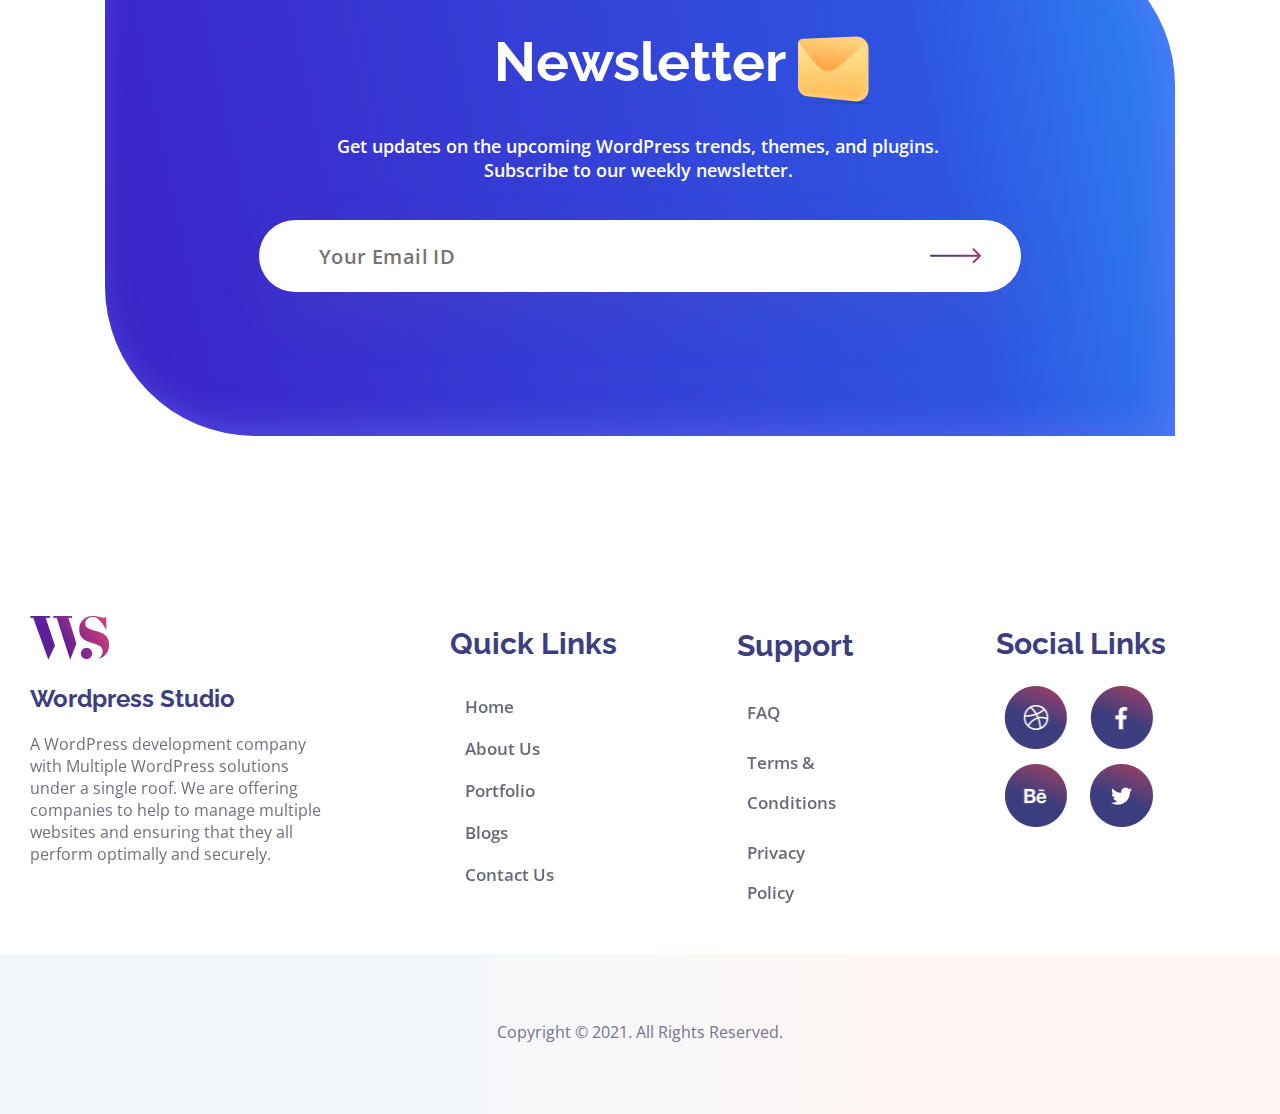
<file: blogdetails.html>
<!DOCTYPE html>
<html lang="en">

<head>
    <meta charset="UTF-8">
    <meta name="viewport" content="width=device-width, initial-scale=1.0">
    <link rel="stylesheet" type="text/css" href="css/font.css">
    <link rel="stylesheet" type="text/css" href="css/header.css">
    <link rel="stylesheet" type="text/css" href="css/blogdetails.css">
    <link rel="stylesheet" type="text/css" href="css/sidebar.css">
    <link rel="stylesheet" type="text/css" href="css/footer.css">
    <link rel="stylesheet" href="https://cdnjs.cloudflare.com/ajax/libs/font-awesome/4.7.0/css/font-awesome.min.css">
    <link rel="icon" href="image/header-logo.png" type="image/x-icon">
    <title>Blog Details</title>

</head>

<body>
    <!--header section-->
    <header class="header blog-header">
        <div class="header-logo">
            <a href="blogdetails.html">
                <img src="image/header-logo.png" alt="Logo">
            </a>
        </div>

        <div class="header-right">
            <ul>
                <li><a href="homepage.html">Home</a></li>

                <li><a href="portfolio.html">Portfolio</a>
                </li>
                <li><a href="bloglist.html" class="nav-list">Blog</a></li>
                <li><a href="#">Contact</a></li>
                <li class="header-right--started"><a href="#">Get Started </a>
                </li>
            </ul>

        </div>
        <a href="#" class="toggle-button" id="nav_toggle">
            <i class="fa fa-bars"></i>
        </a>

    </header>

    <!--banner-section-->
    <div class="banner banner-image">
    </div>


    <!--left-container-->
    <div class="container">
        <div class="left-container">
            <div class="left-container-content left-container-content-first">
                <div class="user-image">
                    <img src="image/blogdetails-userimage.png">
                </div>
                <div class="user-name">
                    <h2>Jenny Bishop</h2>
                </div>
                <div class="date">
                    <h6>08 May, 2021</h6>
                </div>
                <h2 class="custom-theme">Custom Theme Design and Development</h2>
                <div class="list-item">
                    <ul>
                        <li><a href="#">Theme</a></li>
                        <li><a href="#">Custom</a></li>
                        <li><a href="#">Development</a></li>
                    </ul>
                </div>
                <p class="description">There are many variations of passages of Lorem Ipsum available, but the majority have suffered alteration in some form, by injected humour, or randomised words which don't look even slightly believable. If you are going to use a passage
                    of Lorem Ipsum, you need to be sure there isn't anything embarrassing hidden in the middle of text. <br>
                    <span class="blog-second-description description">All the Lorem Ipsum generators on the Internet tend to repeat predefined chunks as necessary, making this the first true generator
                    on the Internet. It uses a dictionary of over 200 Latin words, combined with a handful of model sentence structures, to generate Lorem Ipsum which looks reasonable. The generated Lorem Ipsum is therefore always free from repetition,
                    injected humour, or non-characteristic words etc.</span></p>
                <img src="image/blogdetails-image-2.png" class="left-container-image">
                <p class="description">t is a long established fact that a reader will be distracted by the readable content of a page when looking at its layout. The point of using Lorem Ipsum is that it has a more-or-less normal distribution of letters, as opposed to using
                    'Content here, content here', making it look like readable English. </p>

                <div class="message-section">
                    <div class="left-message-section">
                        <h3>Custom Theme, Wordpress Development</h3>
                    </div>
                    <div class="right-message-section">
                        <h4>08</h4>

                        <img src="image/message-icon.png" class="message-first-image">
                        <div class="like-section">
                            <h5>2.5k Likes</h5>
                        </div>
                        <img src="image/blogdetails-like-icon.png" class="message-second-image">
                    </div>
                </div>
                <!--left-container-second-->
                <div class="left-container-content-second">
                    <h3>Comments (08)</h3>
                    <div class="left-container-first-user left-container-user">
                        <div class="first-user-image left-image-section">
                            <img src="image/user-5.png">
                        </div>
                        <div class="first-user-message user-message">
                            <h4>Selena Hymes<br><span class="user-date">08 May, 2021</span></h4>
                            <p>Our battle-tested developers adhere to modern User Interface components to build the best possible UX without compromising on quality.</p>
                        </div>
                    </div>
                    <div class="left-container-second-user left-container-user">
                        <div class="second-user-image left-image-section">
                            <img src="image/user-3.png">
                        </div>
                        <div class="second-user-message user-message">
                            <h4>Simond Bishop<br><span class="user-date">08 May, 2021</span></h4>
                            <p>Our battle-tested developers adhere to modern User Interface components to build the best possible UX without compromising on quality.</p>
                        </div>
                    </div>
                    <div class="left-container-third-user left-container-user">
                        <div class="third-user-image left-image-section">
                            <img src="image/user-1.png">
                        </div>
                        <div class="third-user-message user-message">
                            <h4>Katie Jones<br><span class="user-date">07 May, 2021</span></h4>
                            <p>Our battle-tested developers adhere to modern User Interface components to build the best possible UX without compromising on quality.</p>
                        </div>
                    </div>
                    <div class="load-more">
                        <a href="#">Load More...</a>
                    </div>


                </div>
                <div class="left-container-form-box">
                    <h6>Post your comment</h6>
                    <div class="form-box">
                        <form method="#">
                            <div class="form-box-name form-box-content">
                                <input type="text" placeholder="Full Name" class="form-control-name form-section">
                            </div>
                            <div class="form-box-website form-box-content">
                                <input type="text" placeholder="Webiste URL" class="form-control-website form-section">
                            </div>
                            <div class="form-box-contact form-box-content">
                                <input type="email" placeholder="Email" class="form-control-contact form-section email">
                                <input type="text" placeholder="Contact (Optional)" class="form-control-contact form-section contact">
                            </div>
                            <div class="form-box-message form-box-content">
                                <textarea placeholder="Your message" class="form-control-message form-section"></textarea>
                            </div>
                            <div class="form-box-chackbox form-box-content">
                                <label class="con">
                                <input type="checkbox" class="form-control-chackbox checkmark">
                                <span class="mark"></span>
                                </label>
                                <p>Post this message as anonymus</p>
                            </div>
                            <div class="form-box-submit-btn">
                                <input type="submit" value="Post your comment" class="form-control-btn">
                            </div>
                        </form>
                    </div>
                </div>
                <h5 class="similar-blogs">Similar Blogs</h5>
                <div class="left-three-box">
                    <div class="left-first-image-box three-box">
                        <img src="image/card-image-1.png">
                        <p><span class="left-first-details-box">Sed ut perspiciatis unde</span></p>
                    </div>
                    <div class="left-second-image-box three-box">
                        <img src="image/card-image-2.png">
                        <p>Culpa qui officia deserunt</p>
                    </div>
                    <div class="left-third-image-box three-box">
                        <img src="image/card-image-3.png">
                        <p>Et harum quidem</p>
                    </div>
                </div>
                <div class="pagination">
                    <div class="pagination-icon">
                        <a href="#"><img src="image/previousbutton.png"></a>
                        <div class="pagination-list-item">
                            <ul>
                                <li><a href="#" class="previous">Previous Blog</a></li>
                                <li><a href="#" class="next">Next Blog</a></li>

                            </ul>
                        </div>
                        <a href="#"><img src="image/nextbutton.png"></a>
                    </div>
                </div>
            </div>

        </div>
        <!--right-container-->
        <div class="right-container">
            <div class="right-container-content right-container-content-first">
                <h2>Search</h2>
                <div class="search-box">
                    <form method="#">
                        <div class="input-box">
                            <input type="text" placeholder="Search blog" class="form-control">
                        </div>
                    </form>
                </div>
                <h3>Tags</h3>
                <div class=" right-container-list-item">
                    <ul>
                        <li><a href="#">Wordpress</a></li>
                        <li><a href="#">Development</a></li>
                        <li><a href="#">Custom</a></li>
                        <li><a href="#">Theme</a></li>
                        <li><a href="#">Tools</a></li>
                        <li><a href="#">Trending Dev</a></li>
                        <li><a href="#">eCommerce</a></li>
                        <li><a href="#">wooCommerce</a></li>
                        <li><a href="#">Social Blogging</a></li>
                        <li><a href="#">Reserach</a></li>
                        <li><a href="#">Technology</a></li>
                        <li><a href="#">Industrial</a></li>
                    </ul>

                </div>

                <h4><span class="top-picks">Top Picks</span></h4>
                <div class="right-inner-container wrapper">

                    <div class="below-top-picks tab buttonWrapper">
                        <ul>
                            <li><a class="tab-button active below-top-picks-first" data-id="home">Popular</a></li>
                            <li class="below-top-picks-second"><a class="tab-button" data-id="about">Featured</a></li>
                        </ul>
                    </div>
                    <div class="contentWrapper">
                        <div class="content active" id="home">
                            <div class="below-top-picks-first-user below-top-picks-user">
                                <img src="image/user-1.png">
                                <a href="#">3 Easy ways to control the traffic
                            of your webiste..<br><span class="date">May 05, 2021</span></a>

                            </div>
                            <div class="below-top-picks-second-user below-top-picks-user">
                                <img src="image/user-2.png">
                                <a href="#">10 Ways to kickstart your new 
                            website development..<br><span class="date">Apr 29, 2021</span></a>

                            </div>
                            <div class="below-top-picks-third-user below-top-picks-user">
                                <img src="image/user-3.png">
                                <a href="#">How to make smooth loading of
                            heavy images in development..<br><span class="date">Apr 29, 2021</span></a>

                            </div>
                            <div class="below-top-picks-third-user below-top-picks-user last-user">
                                <img src="image/user-4.png">
                                <a href="#">10 Ways to kickstart your new 
                            website development..<br><span class="date">Apr 26, 2021</span></a>

                            </div>
                        </div>

                        <div class="content" id="about">
                            <div class="below-top-picks-first-user below-top-picks-user">
                                <img src="image/user-3.png">
                                <a href="#">3 Easy ways to control the traffic
                                of your webiste..<br><span class="date">May 05, 2021</span></a>

                            </div>
                            <div class="below-top-picks-second-user below-top-picks-user">
                                <img src="image/user-1.png">
                                <a href="#">10 Ways to kickstart your new 
                                website development..<br><span class="date">Apr 29, 2021</span></a>

                            </div>
                            <div class="below-top-picks-third-user below-top-picks-user">
                                <img src="image/user-4.png">
                                <a href="#">How to make smooth loading of
                                heavy images in development..<br><span class="date">Apr 29, 2021</span></a>

                            </div>
                            <div class="below-top-picks-third-user below-top-picks-user last-user">
                                <img src="image/user-2.png">
                                <a href="#">10 Ways to kickstart your new 
                                website development..<br><span class="date">Apr 26, 2021</span></a>

                            </div>
                        </div>
                    </div>



                </div>
                <!--right-container-content-second-->
                <h5>Categories</h5>
                <div class="right-inner-container right-inner-container-second">


                    <div class="right-inner-container-list-item">
                        <ul>
                            <li><a href="#">Development</a><span class="list-number">( 15 )</span></li>
                            <li><a href="#">Custom Wordpress</a><span class="list-number">( 27 )</span></li>
                            <li><a href="#">Wordpress Development</a><span class="list-number">( 51 )</span></li>
                            <li><a href="#">UX, Product Development</a><span class="list-number">( 09 )</span></li>
                            <li><a href="#">Brainstorming</a><span class="list-number">( 09 )</span></li>
                            <li><a href="#">Figma to Wordpress</a><span class="list-number">( 05 )</span></li>
                            <li><a href="#">UI Developers</a><span class="list-number">( 12 )</span></li>
                        </ul>
                    </div>
                </div>
                <h4>Trending</h4>
                <div class="right-inner-container">


                    <div class="below-top-picks-first-user below-top-picks-user">
                        <img src="image/user-1.png">
                        <a href="#">3 Easy ways to control the traffic
                            of your webiste..<br><span class="date">May 05, 2021</span></a>

                    </div>
                    <div class="below-top-picks-second-user below-top-picks-user">
                        <img src="image/user-2.png">
                        <a href="#">10 Ways to kickstart your new 
                            website development..<br><span class="date">Apr 29, 2021</span></a>

                    </div>
                    <div class="below-top-picks-third-user below-top-picks-user">
                        <img src="image/user-3.png">
                        <a href="#">How to make smooth loading of
                            heavy images in development..<br><span class="date">Apr 29, 2021</span></a>

                    </div>
                    <div class="below-top-picks-third-user below-top-picks-user">
                        <img src="image/user-4.png">
                        <a href="#">10 Ways to kickstart your new 
                            website development..<br><span class="date">Apr 26, 2021</span></a>

                    </div>
                </div>
                <h4>Dev Community</h4>
                <div class="below-community">
                    <img src="image/group-image.png">
                    <div class="below-community-btn">
                        <a href="#">Join Community</a>
                    </div>
                </div>



            </div>
        </div>
    </div>


    <!--news letter section-->
    <div class="second-container">
        <div class="news-letter-box">
            <div class="news-letter-content">
                <h2>Newsletter</h2>
                <p>Get updates on the upcoming WordPress trends, themes, and plugins. Subscribe to our weekly newsletter.</p>

                <div class="news-letter-form">
                    <form method="#">
                        <div class="news-input-box">
                            <input type="email" placeholder="Your Email ID" class="news-form-control">
                        </div>
                    </form>
                </div>
            </div>
        </div>
    </div>

    <!--footer section-->
    <footer class="footer">
        <div class="footer-section">
            <div class="footer-logo">
                <a href="index.html">
                    <img src="image/header-logo.png" alt="Logo"></a>
                <h2>Wordpress Studio</h2>
                <p>A WordPress development company with Multiple WordPress solutions under a single roof. We are offering companies to help to manage multiple websites and ensuring that they all perform optimally and securely.</p>

            </div>
            <div class="footer-content">
                <div class="footer-content-quicklinks">
                    <h2>Quick Links</h2>
                    <ul>
                        <li><a href="#">Home</a></li>
                        <li><a href="#">About Us</a></li>
                        <li><a href="#">Portfolio</a></li>
                        <li><a href="#">Blogs</a></li>
                        <li><a href="#">Contact Us</a></li>
                    </ul>
                </div>
                <div class="footer-content-support">
                    <h2>Support</h2>

                    <ul>
                        <li><a href="#">FAQ</a>
                        </li>
                        <li><a href="#">Terms & Conditions</a></li>
                        <li><a href="#">Privacy Policy</a></li>
                    </ul>
                </div>
                <div class="footer-content-sociallinks blogsocialicon">
                    <h2>Social Links</h2>
                    <a href="#" class="sociallinks-facebook"><img src="image/blogicon-1.png"></a>
                    <a href="#" class="sociallinks-linkdn"><img src="image/blogicon-2.png"></a>
                    <a href="#" class="sociallinks-twitter"><img src="image/blogicon-3.png"></a>
                    <a href="#" class="sociallinks-another"><img src="image/blogicon-4.png"></a>
                </div>
            </div>
        </div>
    </footer>

    <footer class="below-first-footer">
        <div class="below-first-footer-content">
            <p>Copyright © 2021. All Rights Reserved. </p>
        </div>
    </footer>
    <script src="https://cdnjs.cloudflare.com/ajax/libs/jquery/3.6.0/jquery.min.js"></script>
    <script src="js/header.js"></script>
    <script src="js/tabformat.js"></script>



</body>

</html>
</file>
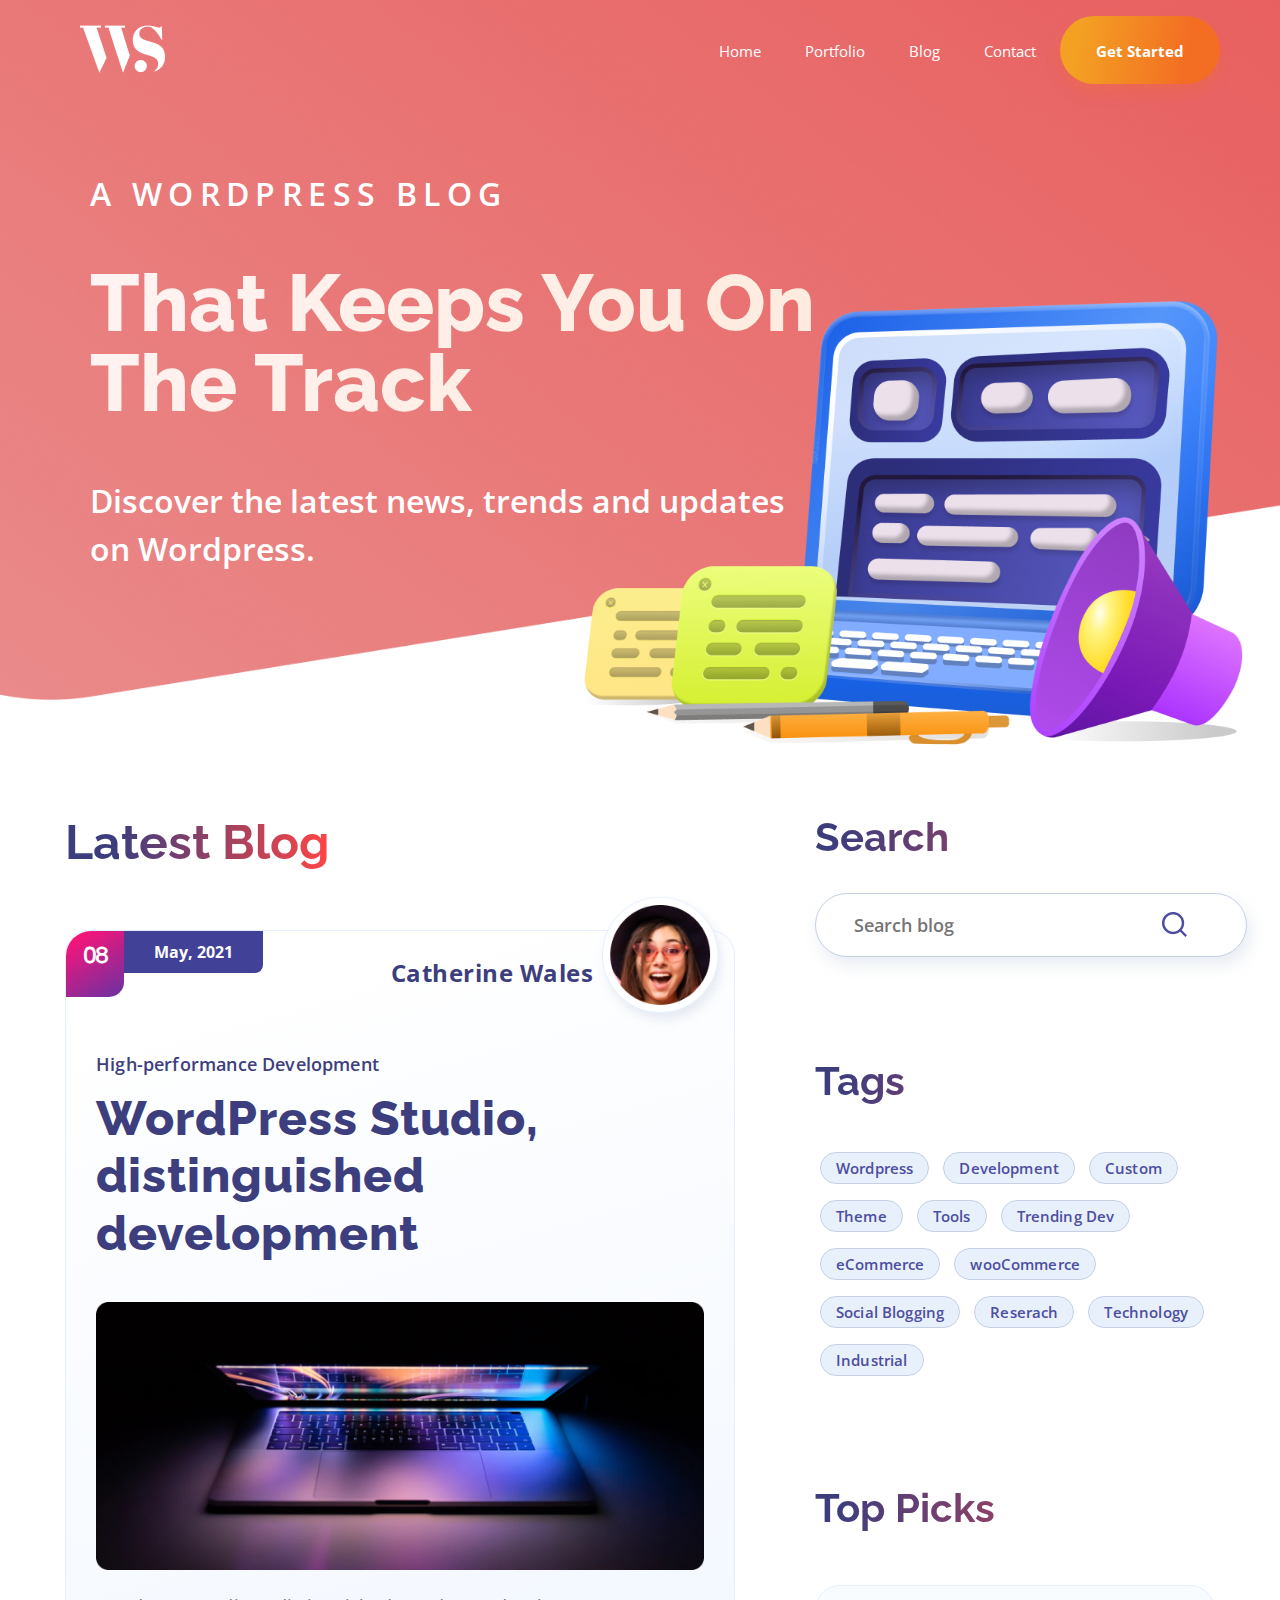
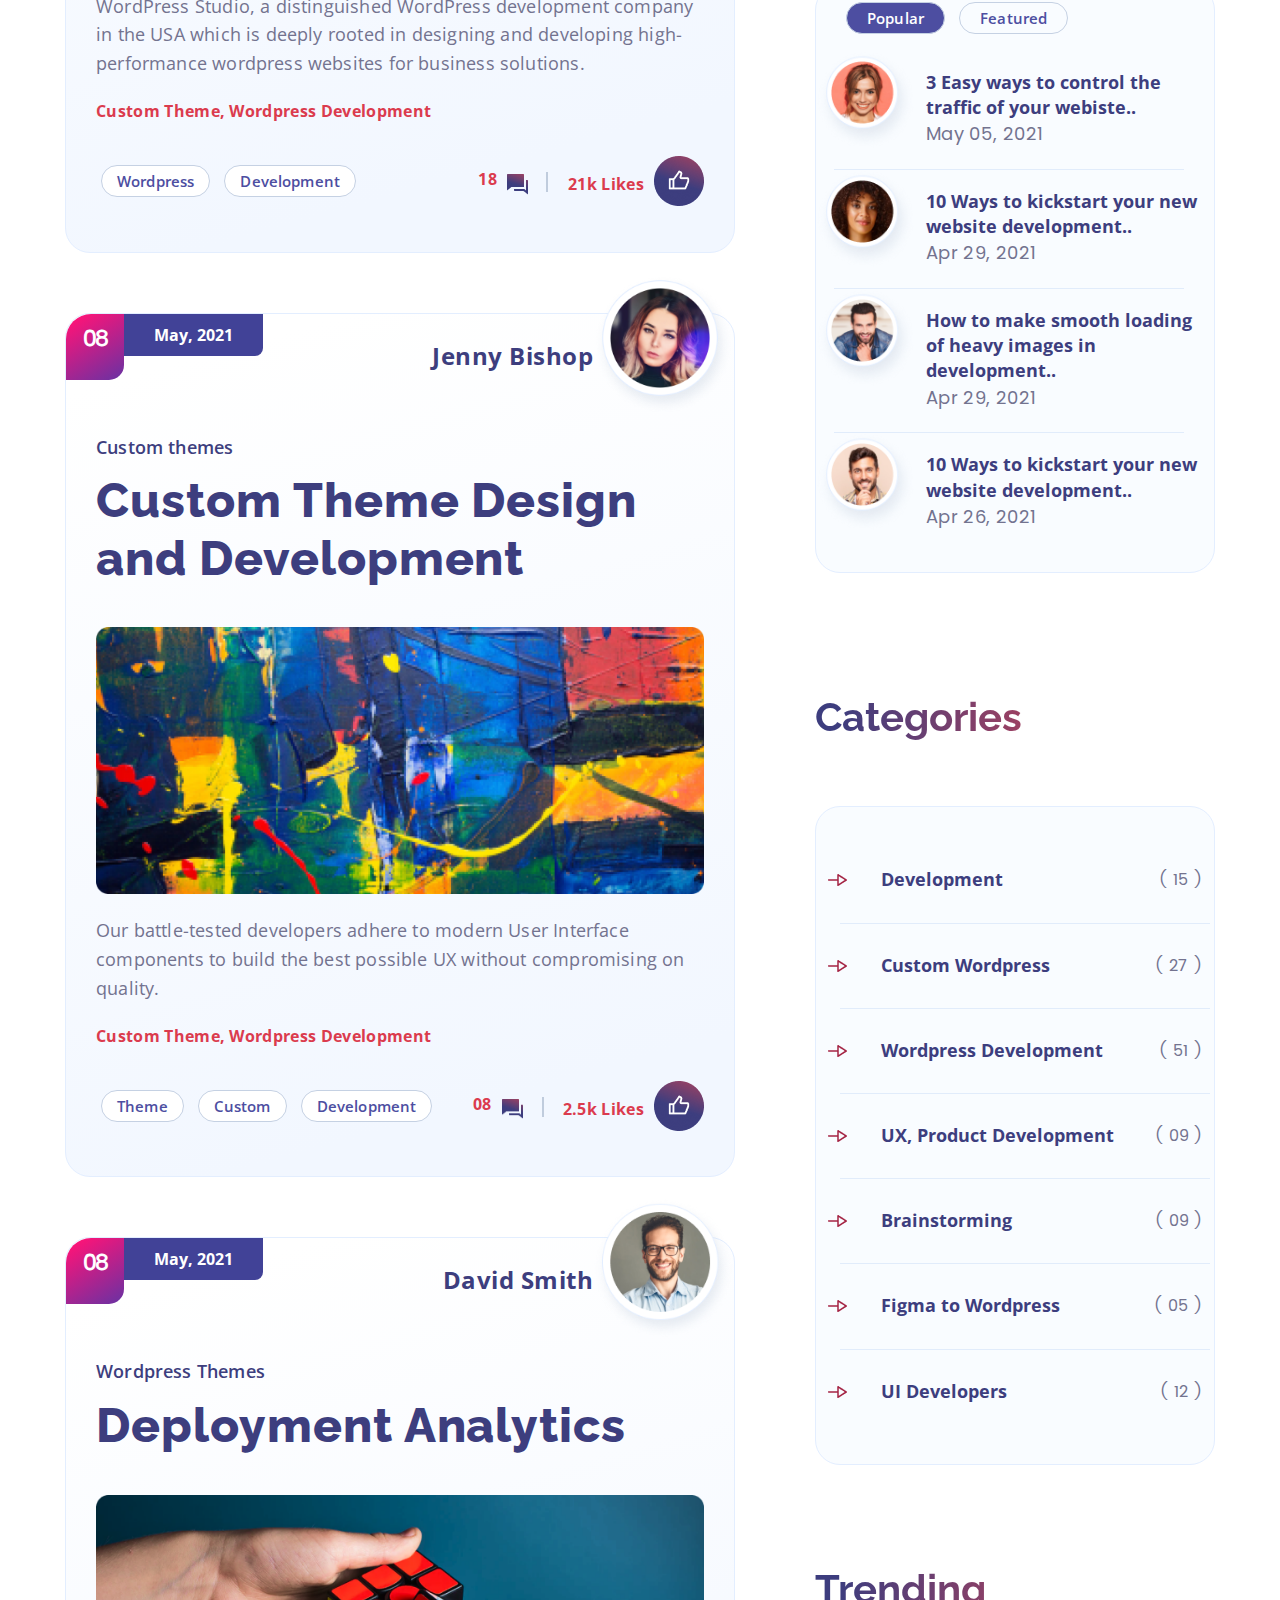
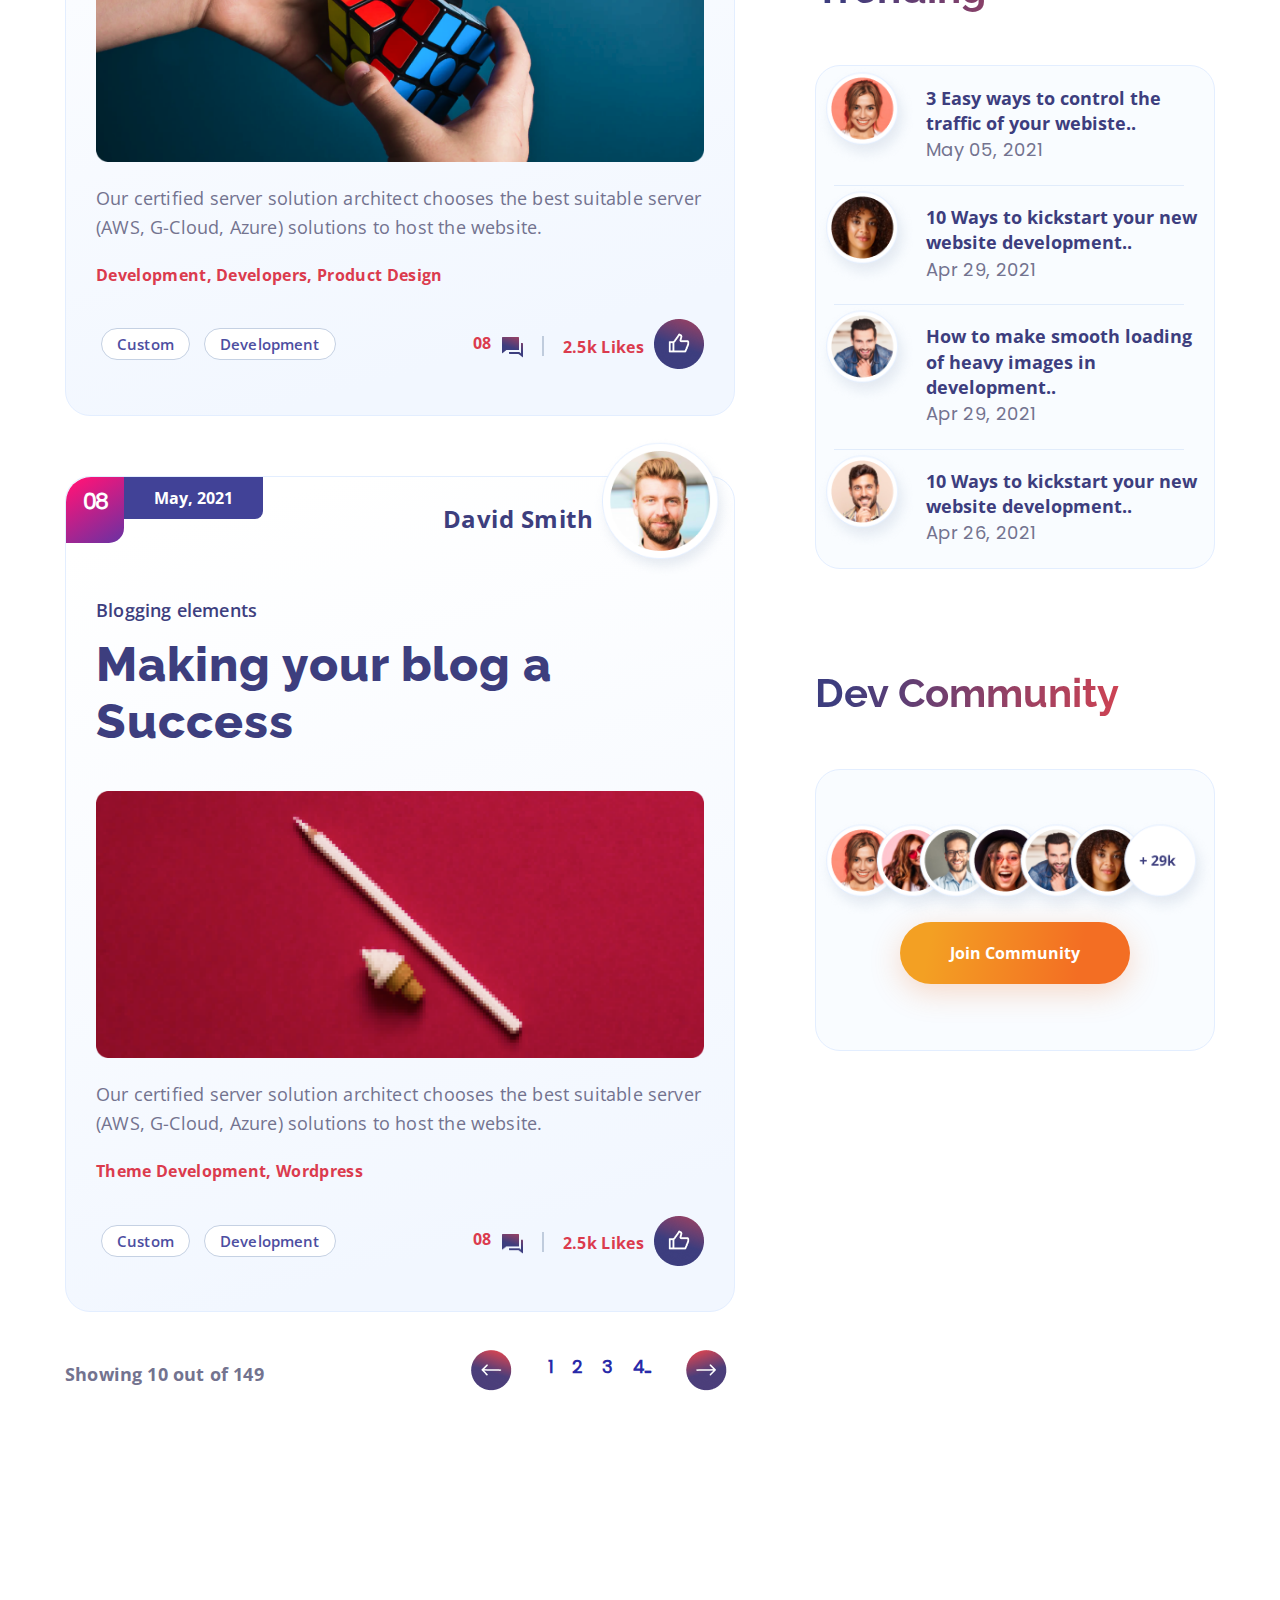
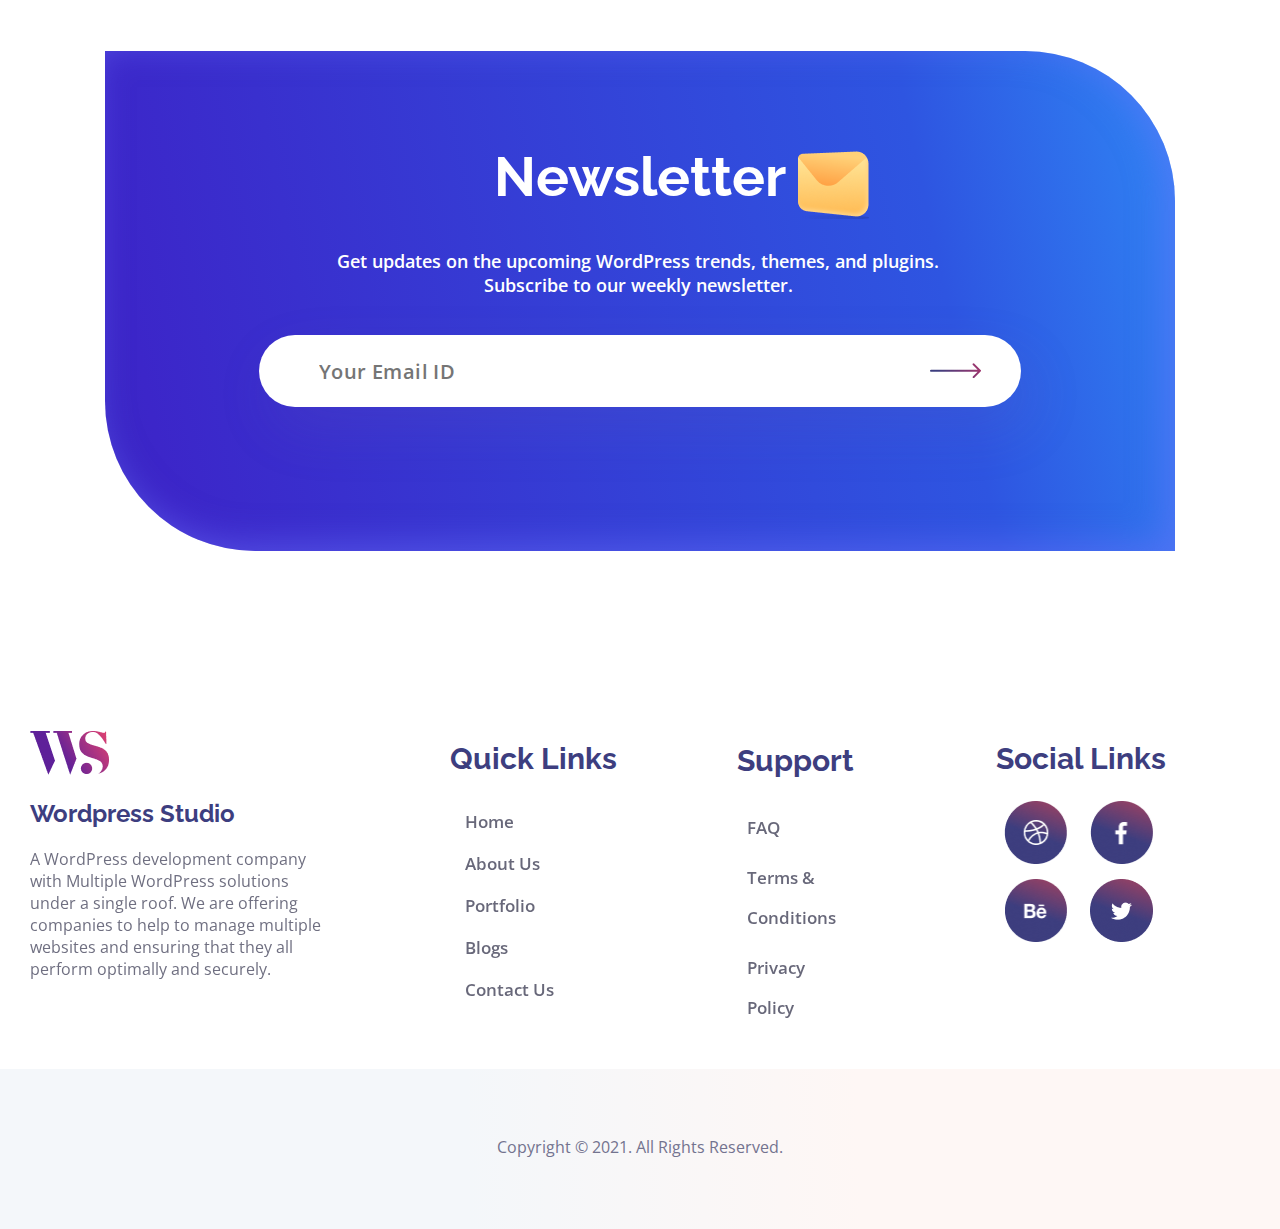
<file: bloglist.html>
<!DOCTYPE html>
<html lang="en">

<head>
    <meta charset="UTF-8">
    <meta name="viewport" content="width=device-width, initial-scale=1.0">
    <link rel="stylesheet" type="text/css" href="css/font.css">
    <link rel="stylesheet" type="text/css" href="css/bloglist.css">
    <link rel="stylesheet" type="text/css" href="css/sidebar.css">
    <link rel="stylesheet" type="text/css" href="css/footer.css">
    <link rel="stylesheet" href="https://cdnjs.cloudflare.com/ajax/libs/font-awesome/4.7.0/css/font-awesome.min.css">
    <link rel="icon" href="image/header-logo.png" type="image/x-icon">
    <title>Blog List</title>

</head>

<body>
    <!--header section-->
    <header class="header">
        <div class="header-logo">
            <a href="blogdetails.html">
                <img src="image/header-logo-2.png" alt="Logo">
            </a>
        </div>

        <div class="header-right">
            <ul>
                <li><a href="homepage.html">Home</a></li>

                <li><a href="portfolio.html">Portfolio</a>
                </li>
                <li><a href="bloglist.html">Blog</a></li>
                <li><a href="#">Contact</a></li>
                <li class="header-right--started"><a href="#">Get Started </a>
                </li>
            </ul>

        </div>
        <a href="#" class="toggle-button" id="nav_toggle">
            <i class="fa fa-bars"></i>
        </a>

    </header>

    <div class="banner-content">
        <div class="banner-content-details">
            <h4>A WordPress Blog</h4>
            <h1>That Keeps You On The Track</h1>
            <h5>Discover the latest news, trends and updates on Wordpress.</h5>

        </div>
    </div>
    <div class="banner-image">
        <img src="image/bloglist-banner-image.png">
    </div>

    <!--left-container-->
    <div class="container">
        <div class="left-container">
            <div class="left-container-content left-container-content-first">
                <div class="left-container-first">
                    <div class="user-name">
                        <h2>Latest Blog</h2>
                    </div>
                    <div class="left-first-container">
                        <div class="user-detail">
                            <div class="user-date-section">
                                <span class="date-section">08</span>
                                <span class="month-section">May, 2021</span>
                            </div>
                            <div class="user-details">
                                <p class="user-name">Catherine Wales</p>
                                <img src="image/bloglist-user.png">

                            </div>

                        </div>
                        <div class="left-container-details">
                            <h3>High-performance Development</h3>
                            <h2>WordPress Studio, distinguished development</h2>
                            <img src="image/bloglist-image-1.png">
                            <p>
                                WordPress Studio, a distinguished WordPress development company in the USA which is deeply rooted in designing and developing high-performance wordpress websites for business solutions.
                            </p>
                            <h4>Custom Theme, Wordpress Development</h4>
                            <div class="below-image-section">
                                <div class="list-item left-first-list-item">
                                    <ul>
                                        <li><a href="#">Wordpress</a></li>
                                        <li><a href="#">Development</a></li>

                                    </ul>
                                </div>
                                <div class="message-section">

                                    <div class="right-message-section">
                                        <h4>18</h4>
                                        <img src="image/message-icon.png" class="message-first-image">
                                        <div class="like-section">
                                            <h5>21k Likes</h5>
                                        </div>
                                        <img src="image/blogdetails-like-icon.png" class="message-second-image">

                                    </div>
                                </div>
                            </div>


                        </div>

                    </div>
                </div>
                <div class="left-container-second">

                    <div class="left-first-container">
                        <div class="user-detail">
                            <div class="user-date-section">
                                <span class="date-section">08</span>
                                <span class="month-section">May, 2021</span>
                            </div>
                            <div class="user-details">
                                <p class="user-name">Jenny Bishop</p>

                                <img src="image/blogdetails-userimage.png">

                            </div>

                        </div>
                        <div class="left-container-details">
                            <h3>Custom themes</h3>
                            <h2>Custom Theme Design and Development</h2>
                            <img src="image/bloglist-image-2.png">
                            <p>
                                Our battle-tested developers adhere to modern User Interface components to build the best possible UX without compromising on quality.
                            </p>
                            <h4>Custom Theme, Wordpress Development</h4>
                            <div class="below-image-section">
                                <div class="list-item">
                                    <ul>
                                        <li><a href="#">Theme</a></li>
                                        <li><a href="#">Custom</a></li>
                                        <li><a href="#">Development</a></li>

                                    </ul>
                                </div>
                                <div class="message-section">

                                    <div class="right-message-section">
                                        <h4>08</h4>

                                        <img src="image/message-icon.png" class="message-first-image">
                                        <div class="like-section">
                                            <h5>2.5k Likes</h5>
                                        </div>
                                        <img src="image/blogdetails-like-icon.png" class="message-second-image">
                                    </div>
                                </div>
                            </div>


                        </div>

                    </div>
                </div>
                <div class="left-container-third">

                    <div class="left-first-container">
                        <div class="user-detail">
                            <div class="user-date-section">
                                <span class="date-section">08</span>
                                <span class="month-section">May, 2021</span>
                            </div>
                            <div class="user-details">
                                <p class="user-name">David Smith</p>

                                <img src="image/bloglist-user-6.png">

                            </div>

                        </div>
                        <div class="left-container-details">
                            <h3>Wordpress Themes</h3>
                            <h2>Deployment Analytics</h2>
                            <img src="image/blog-list-image-3.png">
                            <p>
                                Our certified server solution architect chooses the best suitable server (AWS, G-Cloud, Azure) solutions to host the website.
                            </p>
                            <h4>Development, Developers, Product Design</h4>
                            <div class="below-image-section">
                                <div class="list-item">
                                    <ul>
                                        <li><a href="#">Custom</a></li>
                                        <li><a href="#">Development</a></li>

                                    </ul>
                                </div>
                                <div class="message-section">

                                    <div class="right-message-section">
                                        <h4>08</h4>

                                        <img src="image/message-icon.png" class="message-first-image">
                                        <div class="like-section">
                                            <h5>2.5k Likes</h5>
                                        </div>
                                        <img src="image/blogdetails-like-icon.png" class="message-second-image">
                                    </div>
                                </div>
                            </div>


                        </div>

                    </div>
                </div>
                <div class="left-container-third">

                    <div class="left-first-container">
                        <div class="user-detail">
                            <div class="user-date-section">
                                <span class="date-section">08</span>
                                <span class="month-section">May, 2021</span>
                            </div>
                            <div class="user-details">
                                <p class="user-name">David Smith</p>

                                <img src="image/bloglist-user-7.png">

                            </div>

                        </div>
                        <div class="left-container-details">
                            <h3>Blogging elements</h3>
                            <h2>Making your blog a Success</h2>
                            <img src="image/bloglist-image-4.png">
                            <p>
                                Our certified server solution architect chooses the best suitable server (AWS, G-Cloud, Azure) solutions to host the website.
                            </p>
                            <h4>Theme Development, Wordpress </h4>
                            <div class="below-image-section">
                                <div class="list-item">
                                    <ul>
                                        <li><a href="#">Custom</a></li>
                                        <li><a href="#">Development</a></li>

                                    </ul>
                                </div>
                                <div class="message-section">

                                    <div class="right-message-section">
                                        <h4>08</h4>

                                        <img src="image/message-icon.png" class="message-first-image">
                                        <div class="like-section">
                                            <h5>2.5k Likes</h5>
                                        </div>
                                        <img src="image/blogdetails-like-icon.png" class="message-second-image">
                                    </div>
                                </div>
                            </div>


                        </div>

                    </div>
                </div>
                <div class="navigation-section">
                    <div class="navigation-details">
                        <div class="navigation-showing-result">
                            <p>Showing 10 out of 149</p>
                        </div>
                        <div class="pagination">
                            <div class="pagination-icon">
                                <a href="#"><img src="image/previousbutton.png"></a>
                                <div class="pagination-list-item">
                                    <ul>
                                        <li><a href="#" class="active-class">1</a></li>
                                        <li><a href="#">2</a></li>
                                        <li><a href="#">3</a></li>
                                        <li><a href="#">4...</a></li>
                                    </ul>
                                </div>
                                <a href="#"><img src="image/nextbutton.png"></a>
                            </div>
                        </div>
                    </div>
                </div>
            </div>


        </div>




        <!--right-container-->
        <div class="right-container">
            <div class="right-container-content right-container-content-first">
                <h2>Search</h2>
                <div class="search-box">
                    <form method="#">
                        <div class="input-box">
                            <input type="text" placeholder="Search blog" class="form-control">
                        </div>
                    </form>
                </div>
                <h3>Tags</h3>
                <div class=" right-container-list-item">
                    <ul>
                        <li><a href="#">Wordpress</a></li>
                        <li><a href="#">Development</a></li>
                        <li><a href="#">Custom</a></li>
                        <li><a href="#">Theme</a></li>
                        <li><a href="#">Tools</a></li>
                        <li><a href="#">Trending Dev</a></li>
                        <li><a href="#">eCommerce</a></li>
                        <li><a href="#">wooCommerce</a></li>
                        <li><a href="#">Social Blogging</a></li>
                        <li><a href="#">Reserach</a></li>
                        <li><a href="#">Technology</a></li>
                        <li><a href="#">Industrial</a></li>
                    </ul>
                </div>

                <h4><span class="top-picks">Top Picks</span></h4>
                <div class="right-inner-container wrapper">

                    <div class="below-top-picks tab buttonWrapper">
                        <ul>
                            <li><a class="tab-button active below-top-picks-first" data-id="home">Popular</a></li>
                            <li class="below-top-picks-second"><a class="tab-button" data-id="about">Featured</a></li>
                        </ul>
                    </div>
                    <div class="contentWrapper">
                        <div class="content active" id="home">
                            <div class="below-top-picks-first-user below-top-picks-user">
                                <img src="image/user-1.png">
                                <a href="#">3 Easy ways to control the traffic
                            of your webiste..<br><span class="date">May 05, 2021</span></a>

                            </div>
                            <div class="below-top-picks-second-user below-top-picks-user">
                                <img src="image/user-2.png">
                                <a href="#">10 Ways to kickstart your new 
                            website development..<br><span class="date">Apr 29, 2021</span></a>

                            </div>
                            <div class="below-top-picks-third-user below-top-picks-user">
                                <img src="image/user-3.png">
                                <a href="#">How to make smooth loading of
                            heavy images in development..<br><span class="date">Apr 29, 2021</span></a>

                            </div>
                            <div class="below-top-picks-third-user below-top-picks-user last-user">
                                <img src="image/user-4.png">
                                <a href="#">10 Ways to kickstart your new 
                            website development..<br><span class="date">Apr 26, 2021</span></a>

                            </div>
                        </div>

                        <div class="content" id="about">
                            <div class="below-top-picks-first-user below-top-picks-user">
                                <img src="image/user-3.png">
                                <a href="#">3 Easy ways to control the traffic
                                of your webiste..<br><span class="date">May 05, 2021</span></a>

                            </div>
                            <div class="below-top-picks-second-user below-top-picks-user">
                                <img src="image/user-1.png">
                                <a href="#">10 Ways to kickstart your new 
                                website development..<br><span class="date">Apr 29, 2021</span></a>

                            </div>
                            <div class="below-top-picks-third-user below-top-picks-user">
                                <img src="image/user-4.png">
                                <a href="#">How to make smooth loading of
                                heavy images in development..<br><span class="date">Apr 29, 2021</span></a>

                            </div>
                            <div class="below-top-picks-third-user below-top-picks-user last-user">
                                <img src="image/user-2.png">
                                <a href="#">10 Ways to kickstart your new 
                                website development..<br><span class="date">Apr 26, 2021</span></a>

                            </div>
                        </div>
                    </div>



                </div>
                <!--right-container-content-second-->
                <h5>Categories</h5>
                <div class="right-inner-container right-inner-container-second">


                    <div class="right-inner-container-list-item">
                        <ul>
                            <li><a href="#">Development</a><span class="list-number">( 15 )</span></li>
                            <li><a href="#">Custom Wordpress</a><span class="list-number">( 27 )</span></li>
                            <li><a href="#">Wordpress Development</a><span class="list-number">( 51 )</span></li>
                            <li><a href="#">UX, Product Development</a><span class="list-number">( 09 )</span></li>
                            <li><a href="#">Brainstorming</a><span class="list-number">( 09 )</span></li>
                            <li><a href="#">Figma to Wordpress</a><span class="list-number">( 05 )</span></li>
                            <li><a href="#">UI Developers</a><span class="list-number">( 12 )</span></li>
                        </ul>
                    </div>
                </div>
                <h4>Trending</h4>
                <div class="right-inner-container">


                    <div class="below-top-picks-first-user below-top-picks-user">
                        <img src="image/user-1.png">
                        <a href="#">3 Easy ways to control the traffic
                            of your webiste..<br><span class="date">May 05, 2021</span></a>

                    </div>
                    <div class="below-top-picks-second-user below-top-picks-user">
                        <img src="image/user-2.png">
                        <a href="#">10 Ways to kickstart your new 
                            website development..<br><span class="date">Apr 29, 2021</span></a>

                    </div>
                    <div class="below-top-picks-third-user below-top-picks-user">
                        <img src="image/user-3.png">
                        <a href="#">How to make smooth loading of
                            heavy images in development..<br><span class="date">Apr 29, 2021</span></a>

                    </div>
                    <div class="below-top-picks-third-user below-top-picks-user">
                        <img src="image/user-4.png">
                        <a href="#">10 Ways to kickstart your new 
                            website development..<br><span class="date">Apr 26, 2021</span></a>

                    </div>
                </div>
                <h4>Dev Community</h4>
                <div class="below-community">
                    <img src="image/group-image.png">
                    <div class="below-community-btn">
                        <a href="#">Join Community</a>
                    </div>
                </div>



            </div>
        </div>
    </div>



    <!--news letter section-->
    <div class="second-container">
        <div class="news-letter-box">
            <div class="news-letter-content">
                <h2>Newsletter</h2>
                <p>Get updates on the upcoming WordPress trends, themes, and plugins. Subscribe to our weekly newsletter.</p>

                <div class="news-letter-form">
                    <form method="#">
                        <div class="news-input-box">
                            <input type="email" placeholder="Your Email ID" class="news-form-control">
                        </div>
                    </form>
                </div>
            </div>
        </div>
    </div>

    <!--footer section-->
    <footer class="footer">
        <div class="footer-section">
            <div class="footer-logo">
                <a href="index.html">
                    <img src="image/header-logo.png" alt="Logo"></a>
                <h2>Wordpress Studio</h2>
                <p>A WordPress development company with Multiple WordPress solutions under a single roof. We are offering companies to help to manage multiple websites and ensuring that they all perform optimally and securely.</p>

            </div>
            <div class="footer-content">
                <div class="footer-content-quicklinks">
                    <h2>Quick Links</h2>
                    <ul>
                        <li><a href="#">Home</a></li>
                        <li><a href="#">About Us</a></li>
                        <li><a href="#">Portfolio</a></li>
                        <li><a href="#">Blogs</a></li>
                        <li><a href="#">Contact Us</a></li>
                    </ul>
                </div>
                <div class="footer-content-support">
                    <h2>Support</h2>

                    <ul>
                        <li><a href="#">FAQ</a>
                        </li>
                        <li><a href="#">Terms & Conditions</a></li>
                        <li><a href="#">Privacy Policy</a></li>
                    </ul>
                </div>
                <div class="footer-content-sociallinks blogsocialicon">
                    <h2>Social Links</h2>
                    <a href="#" class="sociallinks-facebook"><img src="image/blogicon-1.png"></a>
                    <a href="#" class="sociallinks-linkdn"><img src="image/blogicon-2.png"></a>
                    <a href="#" class="sociallinks-twitter"><img src="image/blogicon-3.png"></a>
                    <a href="#" class="sociallinks-another"><img src="image/blogicon-4.png"></a>
                </div>
            </div>
        </div>
    </footer>
    <footer class="below-first-footer">
        <div class="below-first-footer-content">
            <p>Copyright © 2021. All Rights Reserved. </p>
        </div>
    </footer>
    <script src="https://cdnjs.cloudflare.com/ajax/libs/jquery/3.6.0/jquery.min.js"></script>
    <script src="js/header.js"></script>
    <script src="js/tabformat.js"></script>


</body>

</html>
</file>
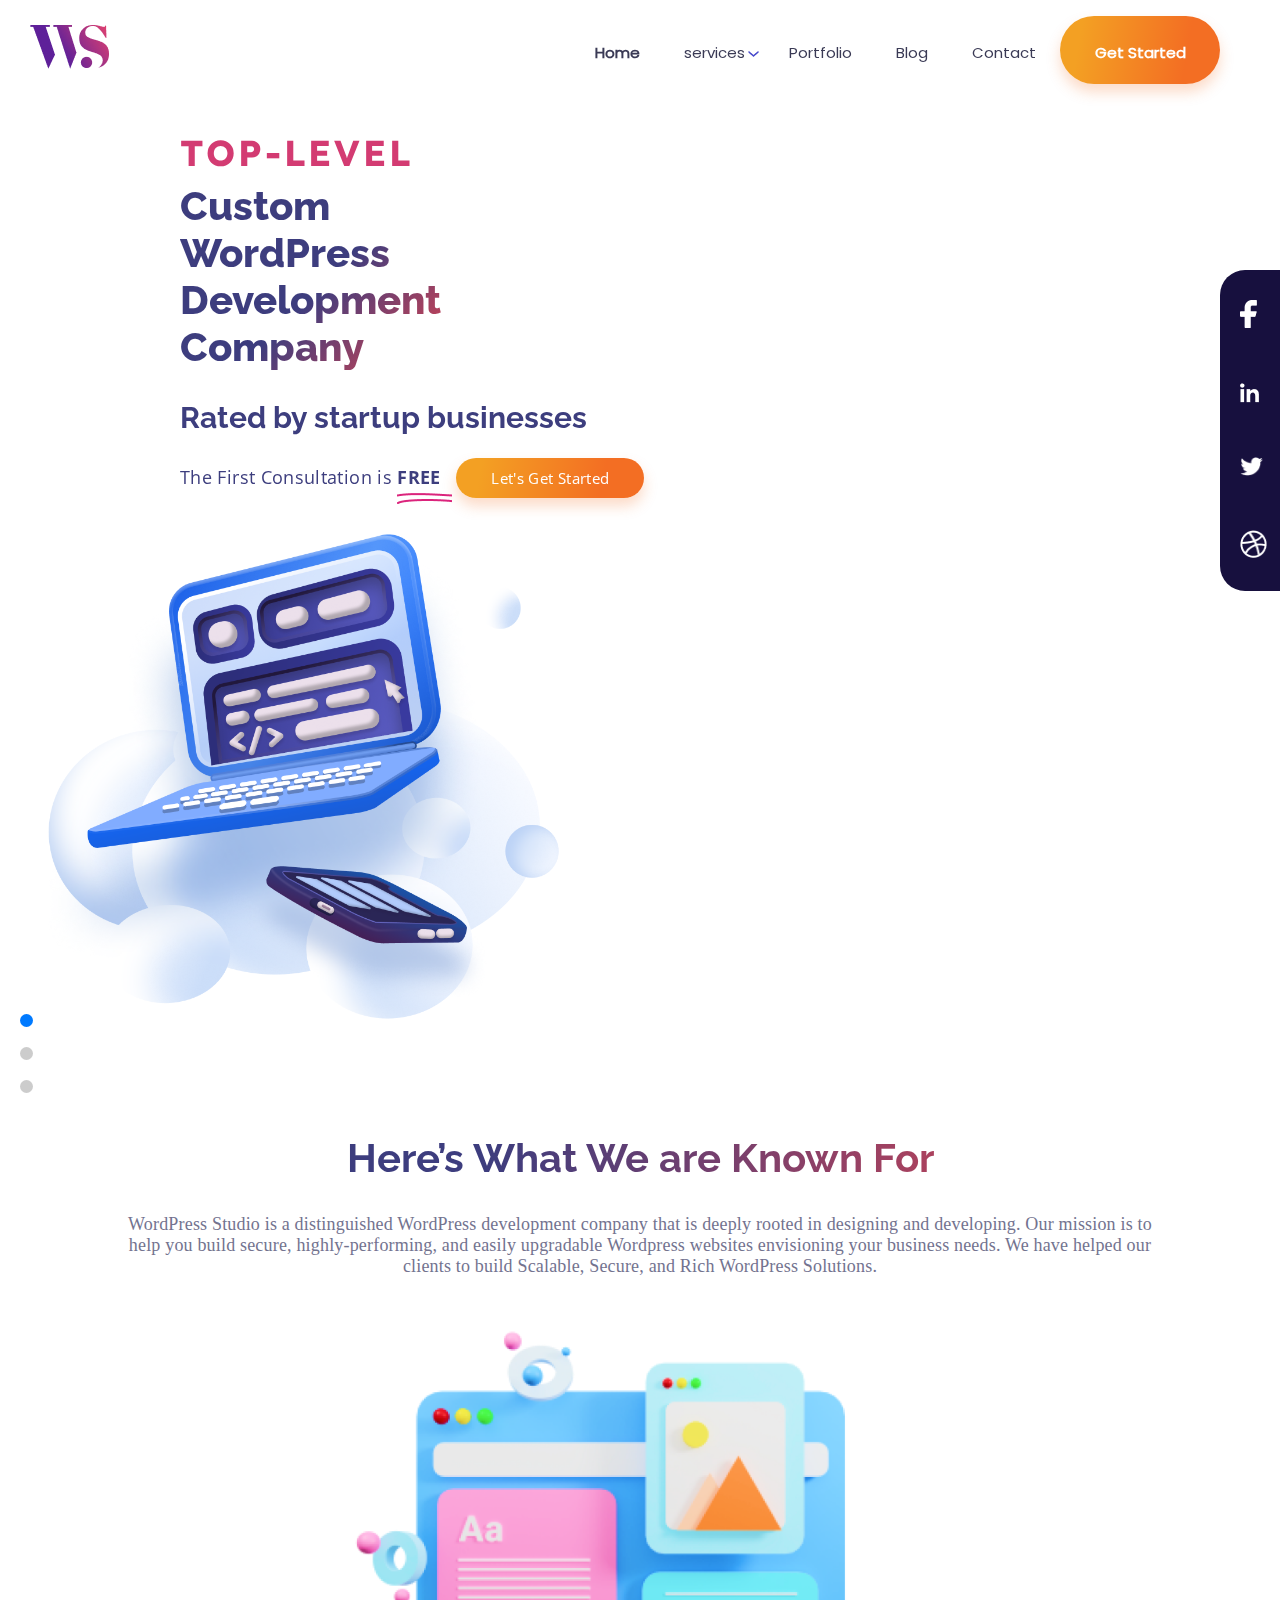
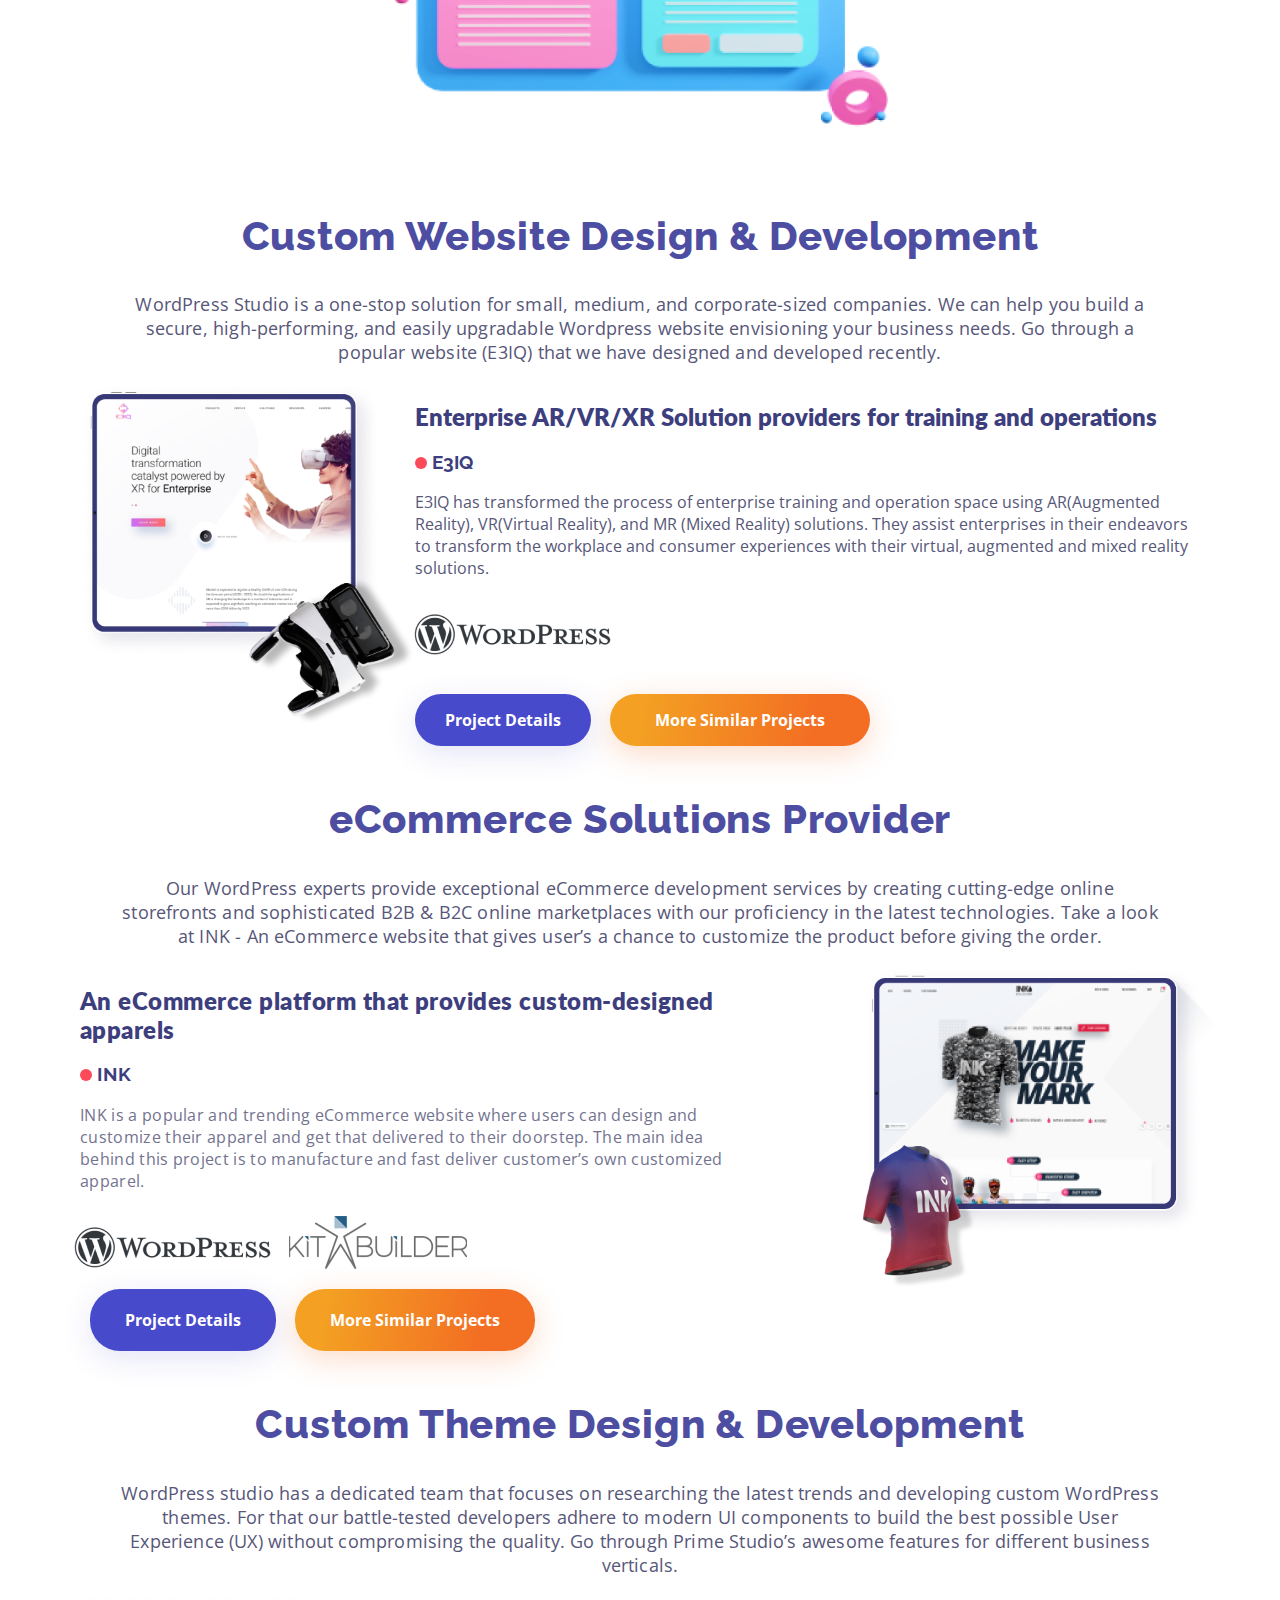
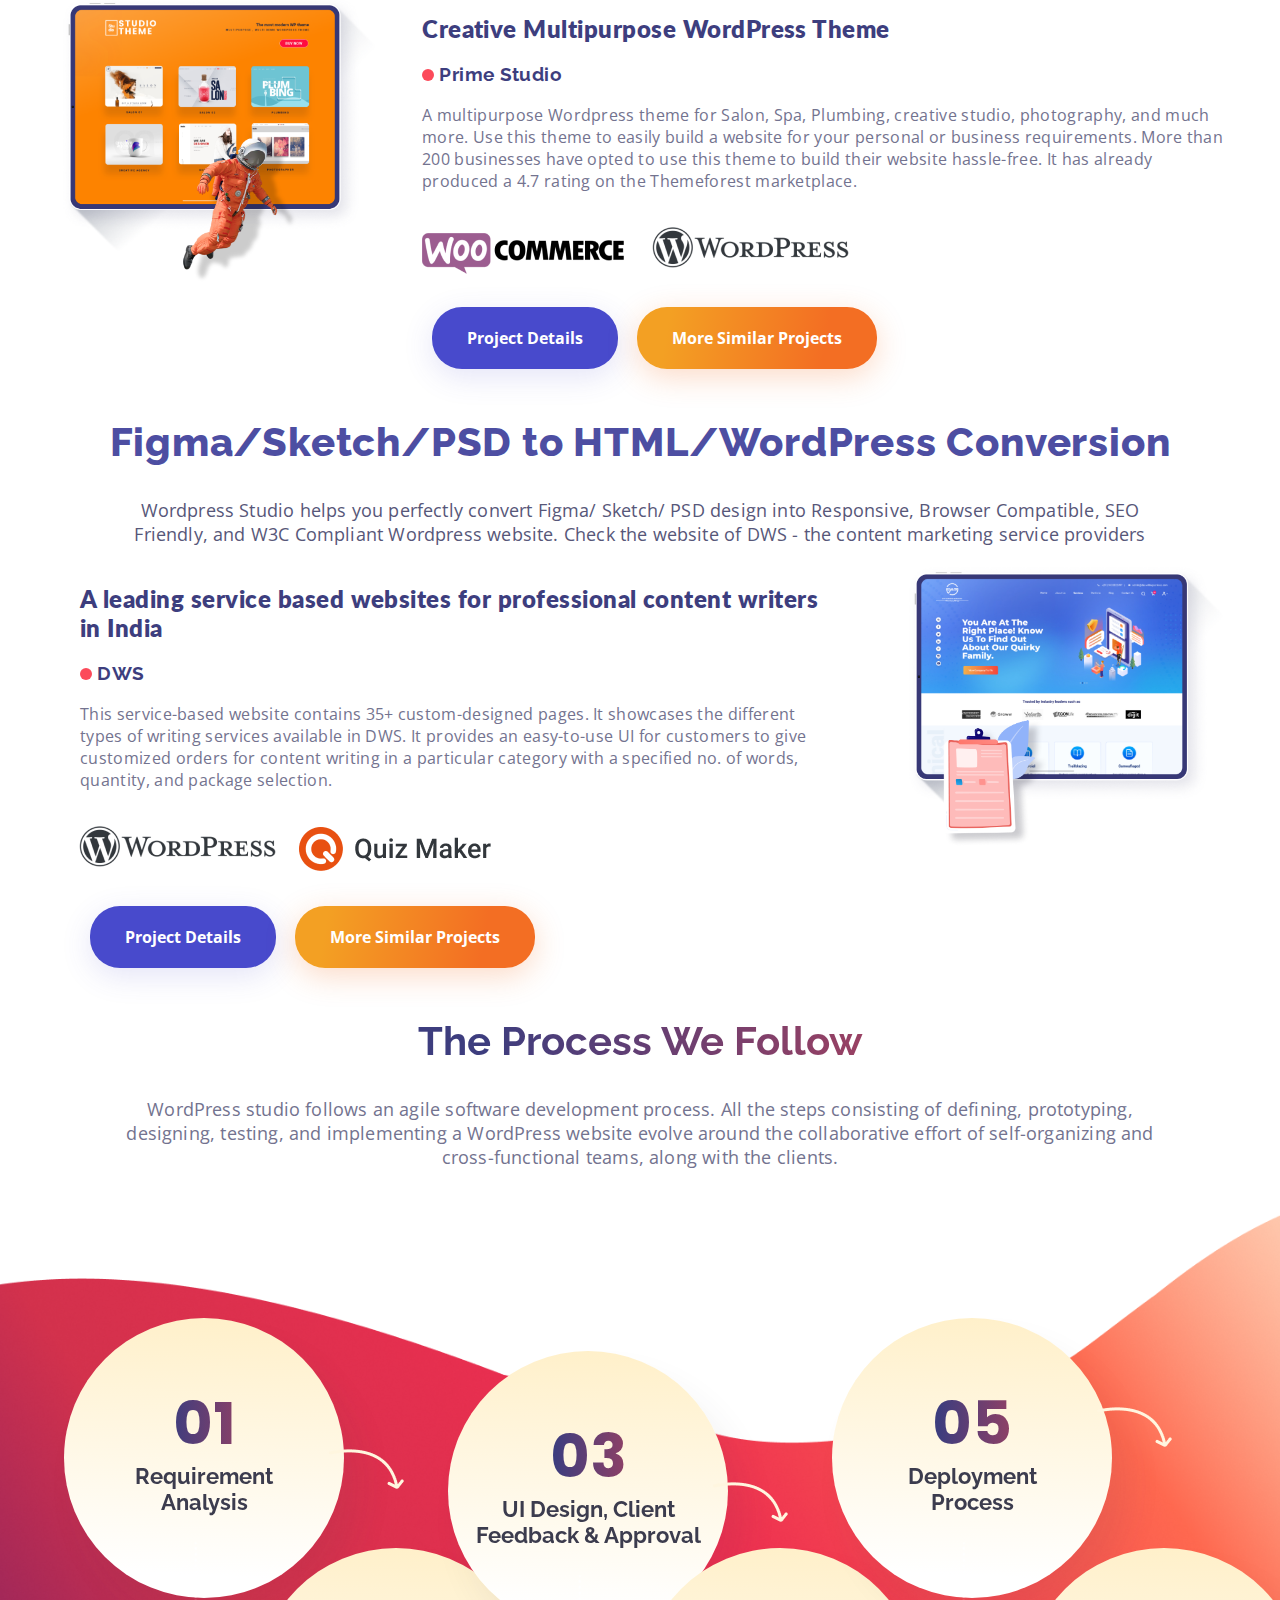
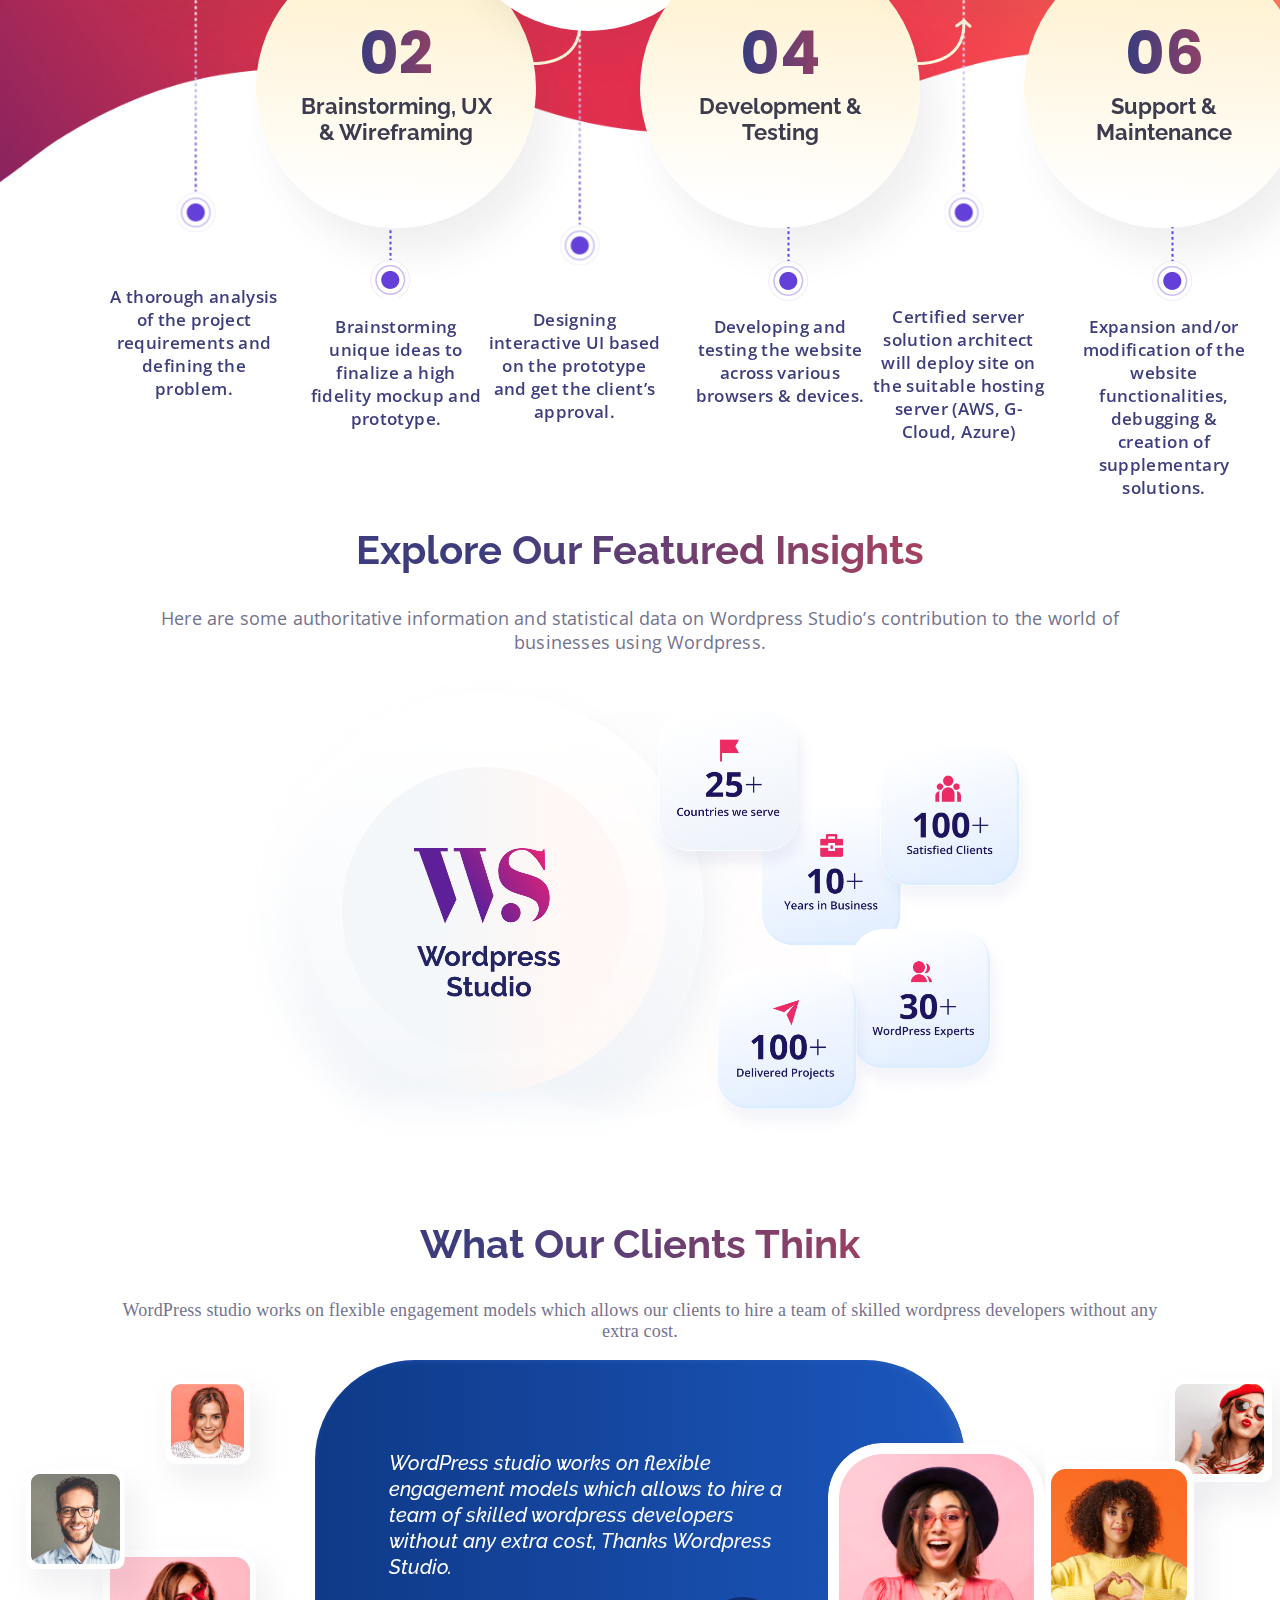
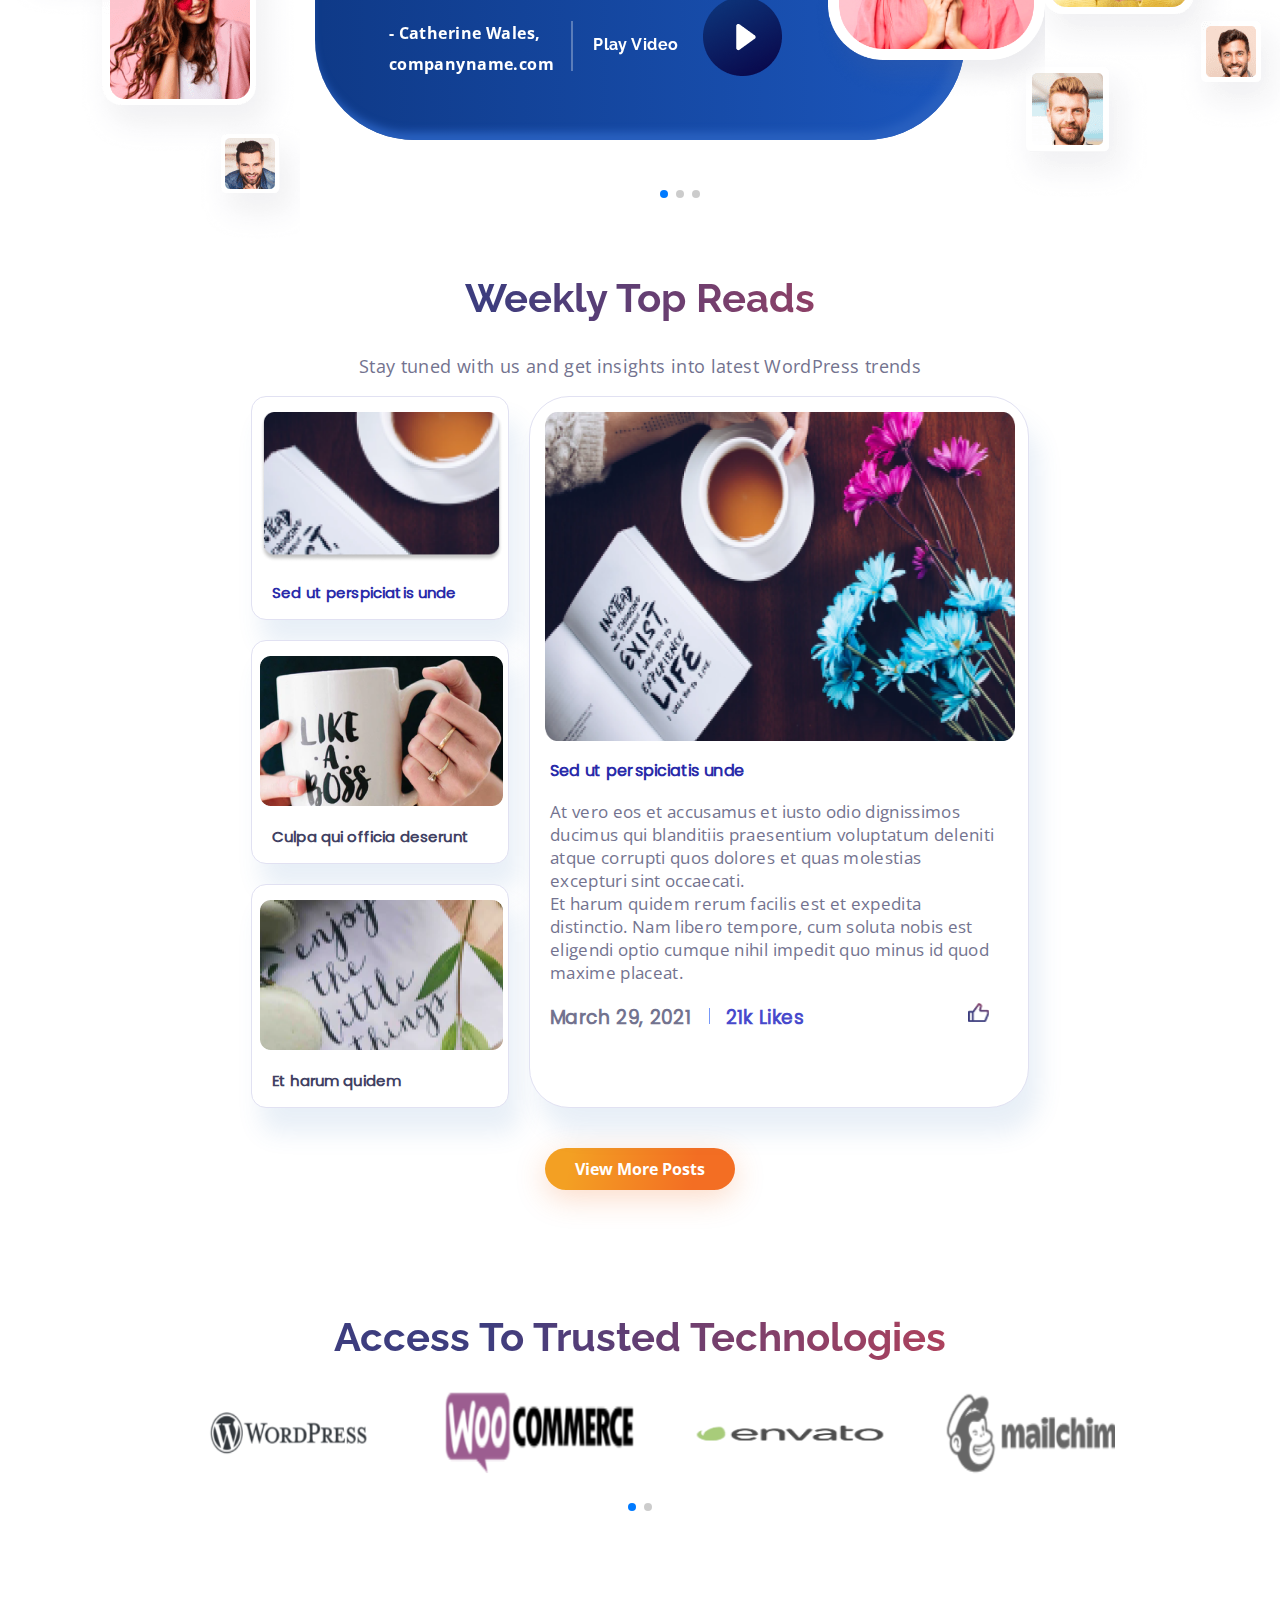
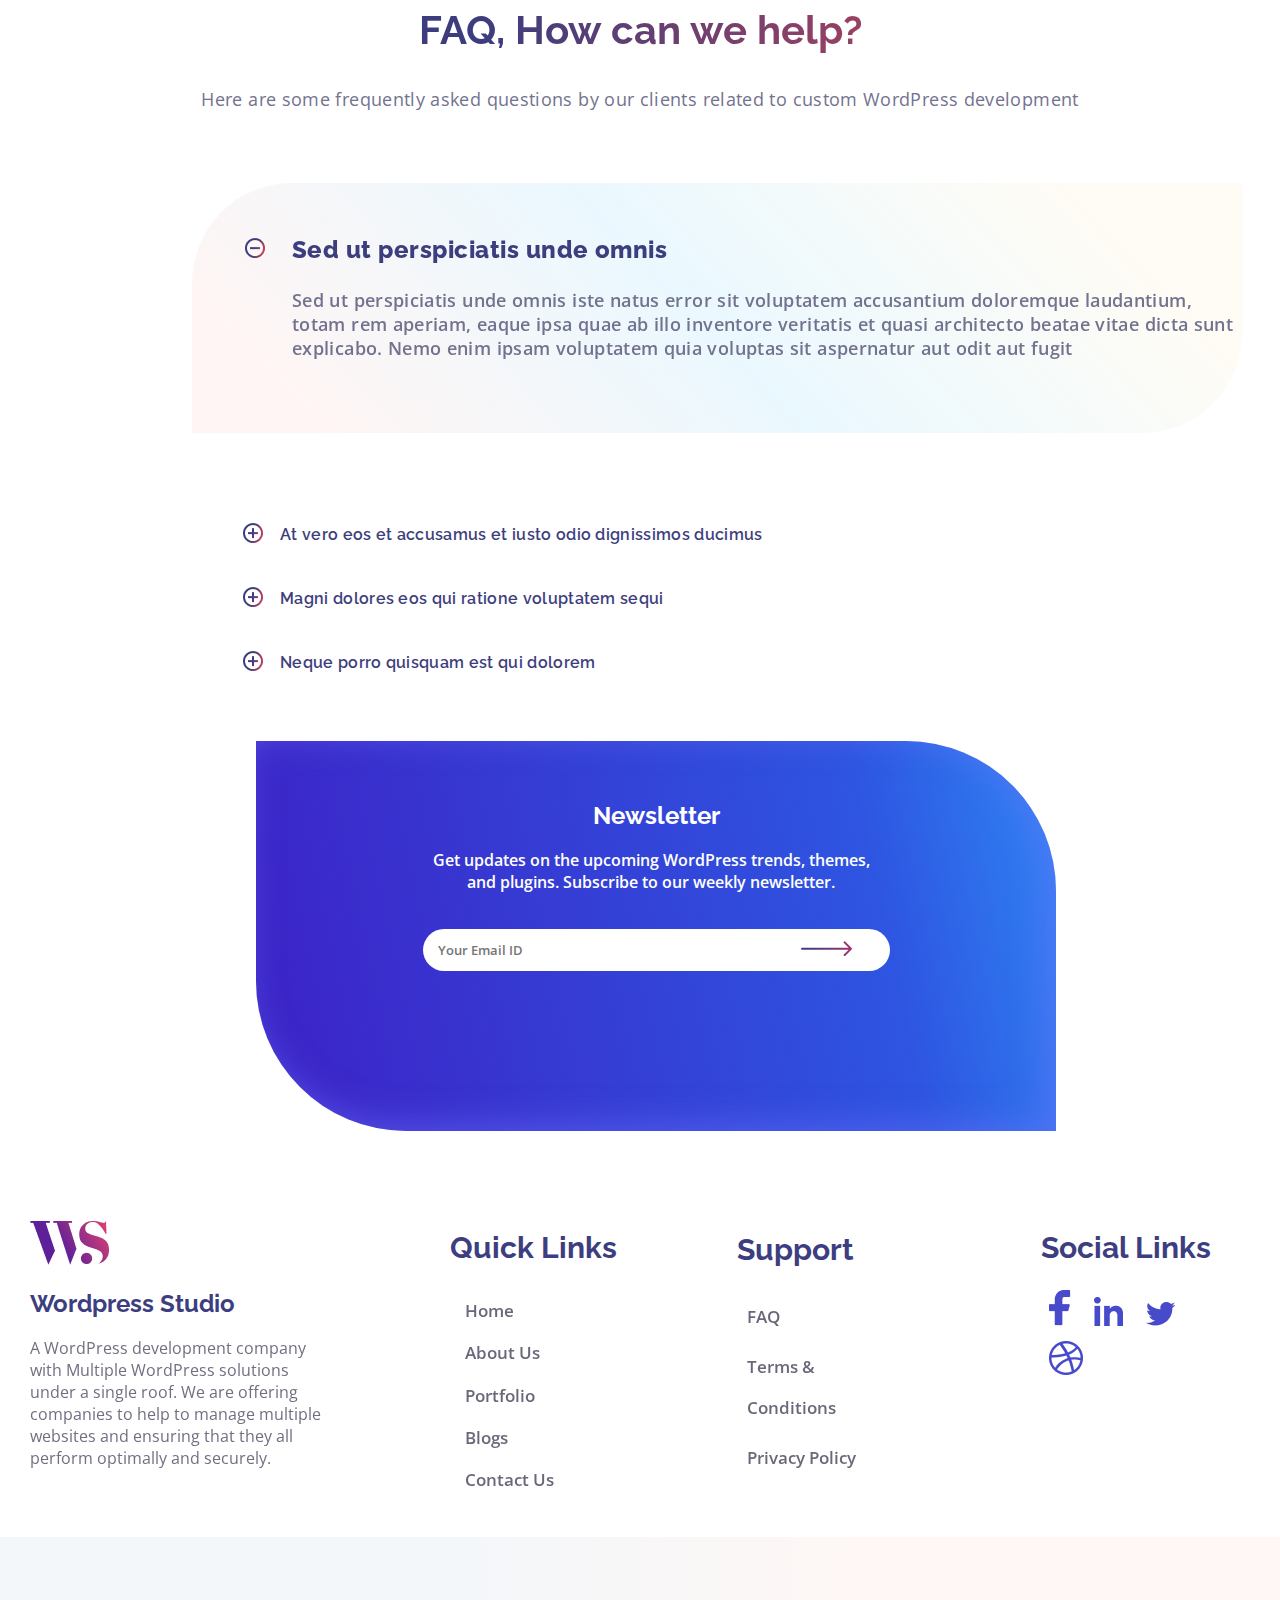
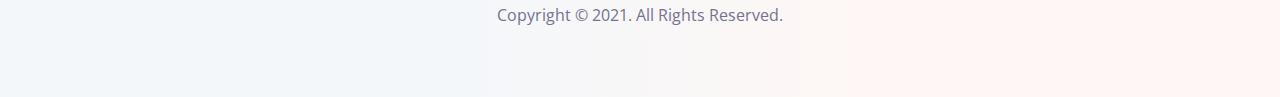
<file: homepage.html>
<!DOCTYPE html>
<html lang="en">

<head>
    <meta charset="UTF-8">
    <meta name="viewport" content="width=device-width, initial-scale=1.0">
    <link rel="stylesheet" type="text/css" href="css/font.css">
    <link rel="stylesheet" type="text/css" href="css/header.css">
    <link rel="stylesheet" type="text/css" href="css/banner.css">
    <link rel="stylesheet" type="text/css" href="css/below-banner.css">
    <link rel="stylesheet" type="text/css" href="css/footer.css">
    <link rel="stylesheet" href="https://cdnjs.cloudflare.com/ajax/libs/font-awesome/4.7.0/css/font-awesome.min.css">
    <link rel="stylesheet" href="https://unpkg.com/swiper/swiper-bundle.min.css" />
    <link rel="icon" href="image/header-logo.png" type="image/x-icon">
    <title>Home Page</title>


</head>

<body>
    <!--header section-->
    <header class="header sticky-header">
        <div class="header-logo">
            <a href="index.html">
                <img src="image/header-logo.png" alt="Logo">
            </a>
        </div>

        <div class="header-right homepage-header-right">
            <ul>
                <li><a href="homepage.html" class="nav-list">Home</a></li>
                <li class="dropdown-menu">services
                    <ul class="menu-content">
                        <li><a class="links-hidden" href="#">Custom Website Design 
                            and Development</a></li>
                        <li><a class="links-hidden" href="#">eCommerce Solutions Provider</a></li>
                        <li><a class="links-hidden" href="#">Custom Theme Design and 
                            Development</a></li>
                        <li><a class="links-hidden" href="#">Frontend Development</a></li>
                    </ul>
                </li>
                <li><a href="portfolio.html">Portfolio</a>
                </li>
                <li><a href="bloglist.html">Blog</a></li>
                <li><a href="#">Contact</a></li>
                <li class="header-right--started"><a href="#">Get Started </a>
                </li>
            </ul>

        </div>
        <a href="#" class="toggle-button" id="nav_toggle">
            <i class="fa fa-bars"></i>
        </a>


    </header>

    <!--banner section-->
    <div class="banner-section">
        <div class="swiper banner-swiper">
            <div class="swiper-wrapper banner">
                <div class="swiper-slide slide">
                    <div class="banner-content banner-content-first">
                        <h2>TOP-LEVEL</h2>
                        <h1>Custom WordPress Development Company </h1>
                        <h3>Rated by startup businesses</h3>
                        <p>The First Consultation is <span class="banner-content-free">FREE</span>
                            <span class="banner-content-started">
                            <a href="#">Let's Get Started</a></span>
                        </p>

                    </div>
                    <div class="banner-image">
                        <img src="image/background-image.png">
                    </div>

                </div>


                <div class="swiper-slide slide">
                    <div class="banner-content banner-content-second">
                        <h2>TOP-RATED</h2>
                        <h1>eCommerce Solutions For Your Business </h1>
                        <h3>Rated by startup businesses</h3>
                        <p>The First Consultation is <span class="banner-content-free">FREE</span>
                            <span class="banner-content-started">
                            <a href="#">Let's Get Started</a></span>
                        </p>

                    </div>
                    <div class="banner-image">
                        <img src="image/banner-image-2.png">
                    </div>

                </div>
                <div class="swiper-slide slide">
                    <div class="banner-content banner-content-third">
                        <h2>MAXIMISE ROI WITH OUR</h2>
                        <h1>Custom WordPress Development Company </h1>
                        <h3>Discover the key to ROI success</h3>
                        <p>The First Consultation is <span class="banner-content-free">FREE</span>
                            <span class="banner-content-started">
                        <a href="#">Let's Get Started</a></span>
                        </p>

                    </div>
                    <div class="banner-image">
                        <img src="image/banner-image-3.png">
                    </div>

                </div>

            </div>
            <div class="swiper-pagination pagination">

            </div>
        </div>
        <div class="banner-icon-bar">
            <a href="#" class="banner-icon-bar-facebook"><img src="image/icon-1.png"></a>
            <a href="#" class="banner-icon-bar-linkdn"><img src="image/icon-2.png"></a>
            <a href="#" class="banner-icon-bar-twitter"><img src="image/icon-4.png"></a>
            <a href="#" class="banner-icon-bar-lasticon"><img src="image/icon-3.png"></a>
        </div>
    </div>


    <!--below-banner-->

    <div class="below-banner content-with-gradient">
        <h2>Here’s What We are Known For</h2>
        <p>WordPress Studio is a distinguished WordPress development company that is deeply rooted in designing and developing. Our mission is to help you build secure, highly-performing, and easily upgradable Wordpress websites envisioning your business
            needs. We have helped our clients to build Scalable, Secure, and Rich WordPress Solutions. </p>
        <img src="image/image.png">
    </div>
    <div class="below-banner-custom-website content-without-gradient">
        <h2>Custom Website Design & Development</h2>
        <p>WordPress Studio is a one-stop solution for small, medium, and corporate-sized companies. We can help you build a secure, high-performing, and easily upgradable Wordpress website envisioning your business needs. Go through a popular website (E3IQ)
            that we have designed and developed recently.</p>
    </div>
    <div class="below-custom-website">
        <div class="below-custom-website-image"><img src="image/image-1.png"></div>
        <div class="below-custom-website-details">
            <h2>Enterprise AR/VR/XR Solution providers for training and operations</h2>
            <div class="below-custom-website-bullet">
                <h3 @nbsp> E3IQ</h3>
            </div>
            <p>E3IQ has transformed the process of enterprise training and operation space using AR(Augmented Reality), VR(Virtual Reality), and MR (Mixed Reality) solutions. They assist enterprises in their endeavors to transform the workplace and consumer
                experiences with their virtual, augmented and mixed reality solutions.</p>
            <div class="below-custom-website-logo">
                <img src="image/wordpresslogo.png">
            </div>
            <div class="below-custom-website-button">
                <ul>
                    <li><a href="#" class="below-custom-website-first-button">Project Details</a></li>
                    <li><a href="#" class="below-custom-website-second-button">More Similar Projects</a></li>
                </ul>
            </div>
        </div>
    </div>
    <!--ecommerce section-->
    <div class="ecommerce-solution content-without-gradient">
        <h2>eCommerce Solutions Provider</h2>
        <p>Our WordPress experts provide exceptional eCommerce development services by creating cutting-edge online storefronts and sophisticated B2B & B2C online marketplaces with our proficiency in the latest technologies. Take a look at INK - An eCommerce
            website that gives user’s a chance to customize the product before giving the order.</p>
    </div>

    <div class="below-ecommerce-solution">

        <div class="below-ecommerce-solution-details">
            <h2>An eCommerce platform that provides custom-designed apparels</h2>
            <div class="below-ecommerce-solution-bullet">
                <h3 @nbsp> INK</h3>
            </div>
            <p>INK is a popular and trending eCommerce website where users can design and customize their apparel and get that delivered to their doorstep. The main idea behind this project is to manufacture and fast deliver customer’s own customized apparel.
            </p>
            <div class="below-ecommerce-solution-logo">
                <span class="wordpress-logo"><img src="image/wordpresslogo.png"></span>
                <span class="kitbuilder-logo"><img src="image/kitbuilder-logo.png"></span>

            </div>
            <div class="below-ecommerce-solution-button">
                <ul>
                    <li><a href="#" class="below-ecommerce-solution-first-button">Project Details</a></li>
                    <li><a href="#" class="below-ecommerce-solution-second-button">More Similar Projects</a></li>
                </ul>
            </div>
        </div>
        <div class="below-ecommerce-solution-image"><img src="image/image-3.png"></div>

    </div>

    <!--custom theme section-->
    <div class="custom-theme content-without-gradient">
        <h2>Custom Theme Design & Development
        </h2>
        <p>WordPress studio has a dedicated team that focuses on researching the latest trends and developing custom WordPress themes. For that our battle-tested developers adhere to modern UI components to build the best possible User Experience (UX) without
            compromising the quality. Go through Prime Studio’s awesome features for different business verticals.</p>
    </div>

    <div class="below-custom-theme">
        <div class="below-custom-theme-image"><img src="image/image-4.png"></div>

        <div class="below-custom-theme-details">
            <h2>Creative Multipurpose WordPress Theme</h2>
            <div class="below-custom-theme-bullet">
                <h3 @nbsp> Prime Studio</h3>
            </div>
            <p>A multipurpose Wordpress theme for Salon, Spa, Plumbing, creative studio, photography, and much more. Use this theme to easily build a website for your personal or business requirements. More than 200 businesses have opted to use this theme
                to build their website hassle-free. It has already produced a 4.7 rating on the Themeforest marketplace.</p>
            <div class="below-custom-theme-logo">
                <span class="woo-commerce-logo"><img src="image/woo-commerce-logo.png"></span>
                <span class="wordpress--logo"><img src="image/wordpresslogo.png"></span>

            </div>
            <div class="below-custom-theme-button">
                <ul>
                    <li><a href="#" class="below-custom-theme-first-button">Project Details</a></li>
                    <li><a href="#" class="below-custom-theme-second-button">More Similar Projects</a></li>
                </ul>
            </div>
        </div>


    </div>
    <!--wordpress conversion section-->
    <div class="wordpress-conversion content-without-gradient">
        <h2>Figma/Sketch/PSD to HTML/WordPress Conversion
        </h2>
        <p>Wordpress Studio helps you perfectly convert Figma/ Sketch/ PSD design into Responsive, Browser Compatible, SEO Friendly, and W3C Compliant Wordpress website. Check the website of DWS - the content marketing service providers</p>
    </div>

    <div class="below-wordpress-conversion">
        <div class="below-wordpress-conversion-details">
            <h2>A leading service based websites for professional content writers in India</h2>
            <div class="below-wordpress-conversion-bullet">
                <h3 @nbsp> DWS</h3>
            </div>
            <p>This service-based website contains 35+ custom-designed pages. It showcases the different types of writing services available in DWS. It provides an easy-to-use UI for customers to give customized orders for content writing in a particular
                category with a specified no. of words, quantity, and package selection.</p>
            <div class="below-wordpress-conversion-logo">

                <span class="wordpress---logo"><img src="image/wordpresslogo.png"></span>
                <span class="quickmaker-logo"><img src="image/quizmakerlogo.png"></span>
            </div>
            <div class="below-wordpress-conversion-button">
                <ul>
                    <li><a href="#" class="below-wordpress-conversion-first-button">Project Details</a></li>
                    <li><a href="#" class="below-wordpress-conversion-second-button">More Similar Projects</a></li>
                </ul>
            </div>
        </div>
        <div class="below-wordpress-conversion-image">
            <img src="image/image-5.png">
        </div>
    </div>
    </div>
    <!--process-follow-section-->
    <div class="process-follow content-with-gradient">
        <h2>The Process We Follow
        </h2>
        <p>WordPress studio follows an agile software development process. All the steps consisting of defining, prototyping, designing, testing, and implementing a WordPress website evolve around the collaborative effort of self-organizing and cross-functional
            teams, along with the clients.</p>
    </div>
    <div class="below-process-follow">

        <div class="below-process-follow-fisrt-item">
            <h3>01</h3>
            <h4>Requirement <br>Analysis</h4>
            <p>A thorough analysis of the project requirements and defining the problem.</p>
        </div>

        <div class="below-process-follow-second-item">
            <h3>02</h3>
            <h4>Brainstorming, UX <br>& Wireframing</h4>
            <p>Brainstorming unique ideas to finalize a high fidelity mockup and prototype.</p>
        </div>
        <div class="below-process-follow-third-item">
            <h3>03</h3>
            <h4>UI Design, Client <br>Feedback & Approval</h4>
            <p>Designing interactive UI based on the prototype and get the client’s approval.</p>

        </div>
        <div class="below-process-follow-fourth-item">
            <h3>04</h3>
            <h4>Development & <br>Testing</h4>
            <p>Developing and testing the website across various browsers & devices.
            </p>

        </div>
        <div class="below-process-follow-fifth-item">
            <h3>05</h3>
            <h4>Deployment <br>Process</h4>
            <p>Certified server solution architect will deploy site on the suitable hosting server (AWS, G-Cloud, Azure)</p>

        </div>
        <div class="below-process-follow-sixth-item">
            <h3>06</h3>
            <h4>Support & <br>Maintenance</h4>
            <p>Expansion and/or modification of the website functionalities, debugging & creation of supplementary solutions.</p>

        </div>
    </div>
    <!--featured section-->
    <div class="featured-section content-with-gradient">
        <h2>Explore Our Featured Insights
        </h2>
        <p>Here are some authoritative information and statistical data on Wordpress Studio’s contribution to the world of businesses using Wordpress.</p>
        <img src="image/image-7.png">
    </div>

    <!-- client-section -->
    <div class="heading-section content-with-gradient">
        <h2>What Our Clients Think</h2>
        <p>WordPress studio works on flexible engagement models which allows our clients to hire a team of skilled wordpress developers without any extra cost.</p>
    </div>
    <div class="client-section">
        <div class="client-box">
            <div class="swiper myswiper">
                <div class="swiper-wrapper">
                    <div class="swiper-slide">
                        <div class="text text-1">
                            <p>
                                WordPress studio works on flexible engagement models which allows to hire a team of skilled wordpress developers without any extra cost, Thanks Wordpress Studio.
                            </p>
                        </div>
                        <div class="subtitle subtitle-1">
                            <h6><span class="subtitle-content-1">- Catherine Wales, companyname.com</span><span class="subtitle-content-2">Play Video</span></h6>
                            <div class="subtitle-image"><img src="image/swiper-image.png"></div>
                        </div>
                    </div>
                    <div class="swiper-slide">

                        <div class=" text text-2">
                            <p>
                                WordPress studio works on flexible engagement models which allows to hire a team of skilled wordpress developers without any extra cost, Thanks Wordpress Studio.
                            </p>
                        </div>
                        <div class="subtitle subtitle-2">
                            <h6><span class="subtitle-content-1">- Catherine Wales, companyname.com</span><span class="subtitle-content-2">Play Video</span></h6>
                            <div class="subtitle-image"><img src="image/swiper-image-2.png"></div>
                        </div>
                    </div>
                    <div class="swiper-slide">
                        <div class="text text-3">
                            <p>
                                WordPress studio works on flexible engagement models which allows to hire a team of skilled wordpress developers without any extra cost, Thanks Wordpress Studio.
                            </p>
                        </div>
                        <div class="subtitle subtitle-3">
                            <h6><span class="subtitle-content-1">- Catherine Wales, companyname.com</span><span class="subtitle-content-2">Play Video</span></h6>
                            <div class="subtitle-image"><img src="image/swiper-image-3.png"></div>
                        </div>

                    </div>
                </div>

                <div class="swiper-pagination"></div>
            </div>
        </div>
    </div>


    <!--top read section-->
    <div class="top-read-section content-with-gradient">
        <h2>Weekly Top Reads
        </h2>
        <p>Stay tuned with us and get insights into latest WordPress trends</p>

    </div>

    <div class="card-section">
        <div class="left-side-card">
            <div class="left-side-card-first">
                <img src="image/card-image-1.png">
                <h3>Sed ut perspiciatis unde</h3>
            </div>
            <div class="left-side-card-second">
                <img src="image/card-image-2.png">
                <h3>Culpa qui officia deserunt</h3>
            </div>
            <div class="left-side-card-third">
                <img src="image/card-image-3.png">
                <h3>Et harum quidem</h3>
            </div>
        </div>
        <div class="right-side-card">
            <img src="image/card-image-4.png">
            <h2>Sed ut perspiciatis unde</h2>
            <p>At vero eos et accusamus et iusto odio dignissimos ducimus qui blanditiis praesentium voluptatum deleniti atque corrupti quos dolores et quas molestias excepturi sint occaecati.<br> Et harum quidem rerum facilis est et expedita distinctio.
                Nam libero tempore, cum soluta nobis est eligendi optio cumque nihil impedit quo minus id quod maxime placeat.</p>
            <h3>March 29, 2021
                <span>21k Likes</span></h3>
        </div>
    </div>
    <div class="below-top-read">
        <a href="#">View More Posts</a>
    </div>
    <!--technologies section-->
    <div class="technologies-section content-with-gradient">
        <h2>Access To Trusted Technologies
        </h2>
    </div>

    <!-- Slider main container -->
    <div class="swiper image-swiper">
        <!-- Additional required wrapper -->
        <div class="swiper-wrapper">
            <!-- Slides -->
            <div class="swiper-slide image-swiper-slide"> <img src="image/wordpresslogo.png">
            </div>
            <div class="swiper-slide image-swiper-slide"> <img src="image/woo-commerce-logo.png">
            </div>
            <div class="swiper-slide image-swiper-slide"> <img src="image/envato.png"></div>
            <div class="swiper-slide image-swiper-slide"> <img src="image/mailchimp.png"></div>
            <div class="swiper-slide image-swiper-slide"><img src="image/elementor.png"></div>
            <div class="swiper-slide image-swiper-slide"><img src="image/siteground.png"></div>

        </div>

        <!-- If we need pagination -->
        <div class="swiper-pagination"></div>

    </div>
    <!--help section-->
    <div class="help-section content-with-gradient">
        <h2>FAQ, How can we help?
        </h2>
        <p>Here are some frequently asked questions by our clients related to custom WordPress development</p>
    </div>
    <div class="below-help-section">
        <h3>Sed ut perspiciatis unde omnis</h3>
        <p>Sed ut perspiciatis unde omnis iste natus error sit voluptatem accusantium doloremque laudantium, totam rem aperiam, eaque ipsa quae ab illo inventore veritatis et quasi architecto beatae vitae dicta sunt explicabo. Nemo enim ipsam voluptatem
            quia voluptas sit aspernatur aut odit aut fugit</p>
    </div>
    <div class="below-help-section-list">

        <p>At vero eos et accusamus et iusto odio dignissimos ducimus</p>
        <p>Magni dolores eos qui ratione voluptatem sequi</p>
        <p>Neque porro quisquam est qui dolorem</p>
    </div>
    <!--news letter section-->
    <div class="news-letter">
        <h2>Newsletter</h2>
        <p>Get updates on the upcoming WordPress trends, themes, and plugins. Subscribe to our weekly newsletter.</p>
        <div class="news-letter-form">
            <form method="#">
                <div class="input-box">
                    <input type="email" placeholder="Your Email ID" class="form-control">
                </div>
            </form>
        </div>
    </div>

    <!--footer section-->
    <footer class="footer">
        <div class="footer-section">
            <div class="footer-logo">
                <a href="index.html">
                    <img src="image/header-logo.png" alt="Logo"></a>
                <h2>Wordpress Studio</h2>
                <p>A WordPress development company with Multiple WordPress solutions under a single roof. We are offering companies to help to manage multiple websites and ensuring that they all perform optimally and securely.</p>

            </div>
            <div class="footer-content">
                <div class="footer-content-quicklinks">
                    <h2>Quick Links</h2>
                    <ul>
                        <li><a href="#">Home</a></li>
                        <li><a href="#">About Us</a></li>
                        <li><a href="#">Portfolio</a></li>
                        <li><a href="#">Blogs</a></li>
                        <li><a href="#">Contact Us</a></li>
                    </ul>
                </div>
                <div class="footer-content-support">
                    <h2>Support</h2>

                    <ul>
                        <li><a href="#">FAQ</a>
                        </li>
                        <li><a href="#">Terms & Conditions</a></li>
                        <li><a href="#">Privacy Policy</a></li>
                    </ul>
                </div>
                <div class="footer-content-sociallinks">
                    <h2>Social Links</h2>
                    <a href="#" class="sociallinks-facebook"><img src="image/icon-5.png"></a>
                    <a href="#" class="sociallinks-linkdn"><img src="image/icon-6.png"></a>
                    <a href="#" class="sociallinks-twitter"><img src="image/icon-7.png"></a>
                    <a href="#" class="sociallinks-another"><img src="image/icon-8.png"></a>
                </div>
            </div>
        </div>
    </footer>
    <footer class="below-first-footer">
        <div class="below-first-footer-content">
            <p>Copyright © 2021. All Rights Reserved. </p>
        </div>
    </footer>


    <script src="https://cdnjs.cloudflare.com/ajax/libs/jquery/3.6.0/jquery.min.js"></script>

    <script src="js/header.js"></script>
    <script src="https://unpkg.com/swiper/swiper-bundle.min.js"></script>
    <!-- Initialize Swiper -->
    <script>
        var swiper = new Swiper(".myswiper", {
            speed: 600,

            parallax: true,
            slideperview: 1,
            pagination: {
                el: ".swiper-pagination",
                clickable: true,
            },
            navigation: {
                nextEl: ".swiper-button-next",
                prevEl: ".swiper-button-prev",
            },
        });

        var newswiper = new Swiper(".image-swiper", {
            slidesPerView: 5,
            spaceBetween: 4,
            pagination: {
                el: ".swiper-pagination",
                clickable: true,
            },
        });
        var swiper = new Swiper(".banner-swiper", {
            direction: "horizontal",
            pagination: {
                el: ".swiper-pagination",
                clickable: true,
            },
        });


        window.onscroll = function() {
            myFunction()
        };

        $(window).on('scroll', function() {
            if ($(window).scrollTop()) {
                $('header').addClass('black');
            } else {
                $('header').removeClass('black');
            }
        })
    </script>
</body>

</html>
</file>
<file: css/font.css>
@import url('https://fonts.googleapis.com/css2?family=Open+Sans:wght@400;600;700&display=swap');
@import url('https://fonts.googleapis.com/css2?family=Lexend:wght@700&display=swap');
@import url('https://fonts.googleapis.com/css2?family=Lato:wght@700;800;900&family=Open+Sans&display=swap');
@import url('https://fonts.googleapis.com/css2?family=Raleway:wght@500;600;700;800&display=swap');
@font-face {
    font-family: 'Poppins Regular';
    src: url('../font/Poppins-Regular.woff') format('woff');
}

@font-face {
    font-family: 'Poppins Semibold';
    src: url('../font/Poppins-SemiBold.woff') format('woff');
}

@font-face {
    font-family: 'Poppins Bold';
    src: url('../font/Poppins-Bold.woff') format('woff');
}

body {
    margin: 0;
}

img {
    max-width: 100%;
}
</file>
<file: css/header.css>
.header-right ul li a {
    font-family: 'Poppins Regular';
    font-size: 18px;
    text-decoration: none;
    font-weight: 400;
    color: #3A3A55;
}

.header-right--started a {
    color: white !important;
    font-weight: 600 !important;
}

.header-right--started {
    background: linear-gradient(279.8deg, #F36E23 22.22%, #F3A023 86.45%);
    box-shadow: 0px 8px 14px rgba(244, 111, 36, 0.25);
    text-align: center;
}

.header-right ul li {
    list-style: none;
}

.dropdown-menu::after {
    position: absolute;
    content: '';
    background-image: url("../image/downarrow.png");
    background-repeat: no-repeat;
    background-position: center;
    width: 9px;
    height: 4px;
    padding-top: 23px;
    padding-left: 8px;
    color: rgba(72, 74, 204, 1);
}

.dropdown-menu {
    position: relative;
    display: inline-block;
    font-family: 'Poppins Regular';
    font-weight: 400;
    color: #3A3A55;
}

.menu-content {
    display: none;
    position: absolute;
    background-color: rgba(23, 16, 62, 1);
    opacity: 80%;
    width: 300px;
    height: 350px;
    top: 80%;
    border-radius: 15px;
    z-index: 99;
}

.menu-content li a {
    color: rgba(255, 255, 255, 1) !important;
}

.links-hidden {
    display: inline-block;
    color: rgba(255, 255, 255, 1);
    text-decoration: none;
    font-family: 'Open Sans', sans-serif;
    font-weight: bold;
    font-size: 16px;
    line-height: 140%;
}

.dropdown-menu:hover .menu-content {
    display: block;
}

.header-right .nav-list {
    font-weight: 600;
}

.sticky-header {
    position: fixed;
    width: 100%;
    top: 0;
    z-index: 99;
}

.sticky-header.black {
    background: #E5E5E5;
    height: 110px;
}

@media screen and (max-width: 768px) {
    .header-logo {
        padding: 10px 0px 20px 30px;
    }
    .header-right {
        position: absolute;
        top: 80%;
        width: 100%;
        background: #E5E5E5;
        border-top: 1px solid #ddd;
        display: none;
        line-height: 40px;
        z-index: 99;
    }
    .header-right ul li a {
        font-size: 13px;
    }
    .dropdown-menu {
        font-size: 13px;
    }
    .header {
        padding: 20px 0px;
        justify-content: space-between;
        display: flex;
        position: relative;
    }
    .header-right--started {
        width: 110px;
        height: 40px;
        border-radius: 50px;
    }
    .header-right a:hover {
        background-color: inherit;
    }
    .dropdown-menu::after {
        padding-top: 40px;
    }
    .links-hidden {
        padding: 24px 29px;
    }
    .toggle-button {
        display: inline-flex;
        font-size: 30px;
        color: #3A3A55;
        text-decoration: none;
        margin-top: 10px;
    }
}

@media screen and (min-width: 769px) {
    .header {
        display: flex;
        justify-content: space-between;
    }
    .header-logo {
        padding: 25px 0px 0px 30px;
    }
    .toggle-button {
        display: none;
    }
    .header-right ul li {
        display: inline-block;
        padding: 25px 20px;
    }
    .header-right ul li a {
        font-size: 15px;
    }
    .dropdown-menu {
        font-size: 15px;
    }
    .header-right--started {
        margin-right: 30px;
        border-radius: 40px;
        width: 110px;
        height: 20px;
        transition: all 0.3s ease;
    }
    .header-right--started:hover {
        opacity: 0.8;
    }
    .header-right a:hover {
        border-bottom: 3px solid #7256E5;
    }
    .header-right--started a:hover {
        border-bottom: none !important;
    }
    .dropdown-menu:hover {
        color: rgba(72, 74, 204, 1);
    }
    .blog-header {
        padding: 20px 30px;
    }
}

@media screen and (min-width: 1025px) {
    .header-logo {
        padding: 25px 0px 0px 30px;
    }
    .header-right--started {
        margin-right: 60px;
        width: 120px;
        height: 18px;
    }
}

@media screen and (min-width: 1900px) {
    .header-right--started {
        width: 185px;
        height: 15px;
    }
    .dropdown-menu {
        font-size: 18px;
    }
    .header {
        padding: 75px 119px;
    }
    .header-right ul li a {
        padding: 0px 15px;
    }
    .header-right li {
        margin-top: -12px;
    }
    .menu-content {
        width: 330px;
        height: 400px;
    }
    .homepage-header-right ul {
        margin-right: 150px;
    }
}
</file>
<file: css/below-banner.css>
.content-with-gradient {
    text-align: center;
}

.below-banner img {
    max-width: 50%;
}

.content-with-gradient h2 {
    background: -webkit-linear-gradient(left, #3d3d7e 38%, #ff4545 100%);
    -webkit-background-clip: text;
    -webkit-text-fill-color: transparent;
    font-family: 'Raleway', sans-serif;
    font-weight: bold;
}

.content-with-gradient p {
    color: rgba(115, 115, 143, 1);
    padding-left: 15px;
    padding-right: 15px;
    letter-spacing: 0.01em;
}

.content-without-gradient {
    text-align: center;
}

.content-without-gradient h2 {
    letter-spacing: 0.02em;
    color: #4D4EA2;
    font-family: 'Raleway', sans-serif;
    font-weight: 800;
}

.content-without-gradient p {
    letter-spacing: 0.01em;
    color: #575779;
    font-family: 'Open Sans', sans-serif;
    padding-right: 15px;
    padding-left: 15px;
}

.below-custom-website img {
    padding-left: 15px;
}

.below-custom-website-details {
    padding-left: 15px;
    padding-right: 15px;
}

.below-custom-website-details h2 {
    font-family: 'Lato', sans-serif;
    font-weight: 800;
    color: rgba(61, 62, 126, 1);
}

.below-custom-website-bullet h3::before {
    content: '';
    width: 12px;
    height: 12px;
    display: inline-block;
    border-radius: 12px;
    background-color: rgba(252, 74, 90, 1);
}

.below-custom-website-bullet h3 {
    font-family: 'Raleway', sans-serif;
    font-weight: 700;
    color: rgba(61, 62, 126, 1);
}

.below-custom-website-details p {
    font-family: 'Open Sans', sans-serif;
    font-weight: 400;
    color: rgba(87, 87, 121, 1)
}

.below-custom-website-logo img {
    margin-left: -20px;
}

.below-custom-website-button li {
    list-style: none;
}

.below-custom-website-first-button {
    background: #484ACC;
    box-shadow: 0px 8px 30px rgba(72, 74, 204, 0.15);
    border-radius: 30px;
    padding: 15px 30px;
    text-decoration: none;
    color: white;
    font-family: 'Open Sans', sans-serif;
    font-weight: bold;
    transition: all 0.3s ease;
}

.below-custom-website-first-button:hover {
    background: darkblue
}

.below-custom-website-second-button {
    background: linear-gradient(279.8deg, #F36E23 22.22%, #F3A023 86.45%);
    box-shadow: 0px 8px 30px rgba(244, 111, 36, 0.25);
    border-radius: 30px;
    padding: 15px 45px;
    text-decoration: none;
    color: white;
    font-family: 'Open Sans', sans-serif;
    font-weight: bold;
}

.below-custom-website-second-button:hover {
    background: chocolate;
}

@media screen and (max-width: 768px) {
    .below-custom-website-image img {
        max-width: 60%;
    }
    .below-custom-website-button {
        position: relative;
    }
    .below-custom-website-second-button {
        position: absolute;
        top: 190%;
    }
    .ecommerce-solution {
        padding-top: 60px;
    }
}

@media screen and (min-width: 769px) {
    .content-with-gradient p {
        padding-right: 60px;
        padding-left: 60px;
    }
    .content-without-gradient p {
        padding-left: 60px;
        padding-right: 60px;
    }
    .below-custom-website {
        display: flex;
    }
    .below-custom-website-button ul li {
        display: inline-flex;
    }
    .below-custom-website-details {
        padding-left: 50px;
        padding-right: 50px;
    }
    .below-custom-website img {
        padding-left: 40px;
    }
    .below-custom-website-logo img {
        margin-left: -60px;
    }
    .below-custom-website-first-button {
        margin-left: -40px;
    }
    .below-custom-website-second-button {
        margin-left: 15px;
    }
}

@media screen and (min-width: 1025px) {
    .content-with-gradient h2 {
        font-size: 40px;
    }
    .content-with-gradient p {
        padding-right: 70px;
        padding-left: 70px;
        font-size: 18px;
    }
    .content-without-gradient h2 {
        font-size: 40px;
    }
    .content-without-gradient p {
        padding-right: 70px;
        padding-left: 70px;
        font-size: 18px;
    }
    .below-custom-website-details {
        padding-left: 80px;
        padding-right: 80px;
    }
    .below-custom-website img {
        padding-left: 80px;
    }
    .below-custom-website-logo img {
        margin-left: -100px;
    }
}

@media screen and (min-width: 1201px) {
    .content-with-gradient p {
        padding-left: 120px;
        padding-right: 120px;
    }
    .content-without-gradient p {
        padding-left: 120px;
        padding-right: 120px;
    }
}

@media screen and (min-width: 1400px) {
    .below-custom-website-details {
        padding-left: 100px;
        padding-right: 100px;
    }
    .below-custom-website img {
        padding-left: 100px;
    }
    .below-custom-website-logo img {
        margin-left: -120px;
    }
}

@media screen and (min-width: 1900px) {
    .below-banner h2 {
        font-size: 50px;
        line-height: 95%;
    }
    .below-banner p {
        width: 1049px;
        padding-left: 443px;
        padding-right: 443px;
    }
    .below-banner img {
        width: 745px;
        height: 558px;
    }
    .below-banner-custom-website h2 {
        font-size: 45px;
        width: 530px;
        padding-left: 702px;
        padding-right: 700px;
        line-height: 110%;
    }
    .below-banner-custom-website p {
        width: 989px;
        padding-left: 464px;
        padding-right: 467px;
        line-height: 160%;
    }
    .below-custom-website-image img {
        padding: 80px 0px 0px 150px;
    }
    .below-custom-website-details {
        padding: 100px 0px 0px 0px;
    }
    .below-custom-website-details h2 {
        font-size: 39px;
        line-height: 39px;
        width: 550px;
    }
    .below-custom-website-bullet h3 {
        font-size: 24px;
    }
    .below-custom-website-details p {
        font-size: 18px;
        width: 489px;
        line-height: 170%;
    }
    .below-custom-website-logo img {
        max-width: 235px;
        height: 79px;
        margin-left: -120px;
    }
}


/*ecommerce sction*/

.below-ecommerce-solution-details h2 {
    font-family: 'Lato', sans-serif;
    font-weight: 800;
    letter-spacing: 0.02em;
    color: rgba(61, 62, 126, 1);
}

.below-ecommerce-solution-details {
    padding-left: 15px;
    padding-right: 15px;
}

.below-ecommerce-solution-bullet h3::before {
    content: '';
    width: 12px;
    height: 12px;
    display: inline-block;
    border-radius: 12px;
    background-color: rgba(252, 74, 90, 1);
}

.below-ecommerce-solution-bullet h3 {
    font-family: 'Raleway', sans-serif;
    font-weight: bold;
    color: rgba(61, 62, 126, 1);
    letter-spacing: 0.02em;
}

.below-ecommerce-solution-details p {
    font-family: 'Open Sans', sans-serif;
    font-weight: 400;
    color: rgba(115, 115, 143, 1);
    letter-spacing: 0.02em;
}

.below-ecommerce-solution-button li {
    list-style: none;
}

.wordpress-logo img {
    margin-bottom: -18px;
}

.below-ecommerce-solution-first-button {
    background: #484ACC;
    box-shadow: 0px 8px 30px rgba(72, 74, 204, 0.15);
    border-radius: 30px;
    display: inline-block;
    padding: 20px 35px;
    text-decoration: none;
    color: white;
    font-family: 'Open Sans', sans-serif;
    font-weight: bold;
    transition: all 0.3s ease;
}

.below-ecommerce-solution-first-button:hover {
    background: darkblue;
}

.below-ecommerce-solution-second-button {
    background: linear-gradient(279.8deg, #F36E23 22.22%, #F3A023 86.45%);
    box-shadow: 0px 8px 30px rgba(244, 111, 36, 0.25);
    border-radius: 30px;
    padding: 20px 35px;
    text-decoration: none;
    color: white;
    font-family: 'Open Sans', sans-serif;
    font-weight: bold;
}

.below-ecommerce-solution-second-button:hover {
    background: chocolate;
}

@media screen and (max-width: 768px) {
    .below-ecommerce-solution-button {
        position: relative;
    }
    .below-ecommerce-solution-second-button {
        position: absolute;
        top: 120%;
    }
    .below-ecommerce-solution-image {
        padding-top: 70px;
        max-width: 70%;
    }
}

@media screen and (min-width: 769px) {
    .below-ecommerce-solution {
        display: flex;
    }
    .below-ecommerce-solution-button ul li {
        display: inline-flex;
    }
    .below-ecommerce-solution-details {
        padding-left: 50px;
        padding-right: 50px;
    }
    .below-ecommerce-solution-logo img {
        margin-left: -25px;
        margin-right: 20px;
    }
    .below-ecommerce-solution-first-button {
        margin-left: -30px;
    }
    .below-ecommerce-solution-second-button {
        margin-left: 15px;
    }
}

@media screen and (min-width: 1025px) {
    .below-ecommerce-solution-details {
        padding-left: 80px;
        padding-right: 80px;
    }
}

@media screen and (min-width: 1900px) {
    .ecommerce-solution h2 {
        font-size: 45px;
        width: 485px;
        padding-left: 719px;
        padding-right: 716px;
        line-height: 49.5px;
    }
    .ecommerce-solution p {
        font-size: 18px;
        line-height: 28.8px;
        width: 1063px;
        padding-right: 427px;
        padding-left: 430px;
    }
    .below-ecommerce-solution-image img {
        padding: 96.47px 0px 0px 130px;
    }
    .below-ecommerce-solution-details {
        padding: 96.47px 0px 0px 250px;
    }
    .below-ecommerce-solution-details h2 {
        font-size: 39px;
        line-height: 39px;
        width: 550px;
    }
    .below-ecommerce-solution-details h3 {
        font-size: 24px;
    }
    .below-ecommerce-solution-details p {
        font-size: 18px;
        width: 485px;
        line-height: 170%;
    }
    .below-ecommerce-solution-logo img {
        padding-left: 0px;
        padding-top: 10px;
    }
}


/*custom theme section*/

.below-custom-theme-details {
    padding-left: 15px;
    padding-right: 15px;
}

.below-custom-theme h2 {
    font-family: 'Lato', sans-serif;
    font-weight: 800;
    letter-spacing: 0.02em;
    color: rgba(61, 62, 126, 1);
}

.below-custom-theme-bullet h3::before {
    content: '';
    width: 12px;
    height: 12px;
    display: inline-block;
    border-radius: 12px;
    background-color: rgba(252, 74, 90, 1);
}

.below-custom-theme-bullet h3 {
    font-family: 'Raleway', sans-serif;
    font-weight: bold;
    color: rgba(61, 62, 126, 1);
    letter-spacing: 0.02em;
}

.below-custom-theme-details p {
    font-family: 'Open Sans', sans-serif;
    font-weight: 400;
    color: rgba(115, 115, 143, 1);
    letter-spacing: 0.02em;
}

.wordpress--logo img {
    margin-left: 5px;
}

.woo-commerce-logo img {
    margin-bottom: 13px;
}

.below-custom-theme-button li {
    list-style: none;
}

.below-custom-theme-first-button {
    background: #484ACC;
    box-shadow: 0px 8px 30px rgba(72, 74, 204, 0.15);
    border-radius: 30px;
    display: inline-block;
    padding: 20px 35px;
    text-decoration: none;
    color: white;
    font-family: 'Open Sans', sans-serif;
    font-weight: bold;
    transition: all 0.3s ease;
}

.below-custom-theme-first-button:hover {
    background: darkblue;
}

.below-custom-theme-second-button {
    background: linear-gradient(279.8deg, #F36E23 22.22%, #F3A023 86.45%);
    box-shadow: 0px 8px 30px rgba(244, 111, 36, 0.25);
    border-radius: 30px;
    padding: 20px 35px;
    text-decoration: none;
    color: white;
    font-family: 'Open Sans', sans-serif;
    font-weight: bold;
}

.below-custom-theme-second-button:hover {
    background: chocolate;
}

@media screen and (max-width: 768px) {
    .below-custom-theme-button {
        position: relative;
    }
    .below-custom-theme-second-button {
        position: absolute;
        top: 110%;
    }
    .below-custom-theme-image {
        max-width: 80%;
        padding-left: 15px;
    }
}

@media screen and (min-width: 769px) {
    .below-custom-theme {
        display: flex;
    }
    .below-custom-theme-button ul li {
        display: inline-flex;
    }
    .below-custom-theme-details {
        padding-left: 50px;
        padding-right: 50px;
    }
    .below-custom-theme-image img {
        padding-left: 60px;
    }
    .below-custom-theme-first-button {
        margin-left: -30px;
    }
    .below-custom-theme-second-button {
        margin-left: 15px;
    }
}

@media screen and (min-width: 1900px) {
    .custom-theme h2 {
        font-size: 45px;
        width: 518px;
        padding-left: 702px;
        padding-right: 700px;
        line-height: 49.5px;
    }
    .custom-theme p {
        font-size: 18px;
        line-height: 28.8px;
        width: 1230px;
        padding-right: 344px;
        padding-left: 345px;
    }
    .below-custom-theme-image img {
        padding: 74px 0px 0px 200px;
    }
    .below-custom-theme-details {
        padding: 90px 0px 0px 0px;
    }
    .below-custom-theme-details h2 {
        font-size: 39px;
        line-height: 39px;
        width: 550px;
    }
    .below-custom-theme-bullet h3 {
        font-size: 24px;
    }
    .below-custom-theme-details p {
        font-size: 18px;
        width: 485px;
        line-height: 170%;
    }
}


/*wordpress conversion section*/

.below-wordpress-conversion-details {
    padding-left: 15px;
    padding-right: 15px;
}

.below-wordpress-conversion-details h2 {
    font-family: 'Lato', sans-serif;
    font-weight: 800;
    letter-spacing: 0.02em;
    color: rgba(61, 62, 126, 1);
}

.below-wordpress-conversion-bullet h3::before {
    content: '';
    width: 12px;
    height: 12px;
    display: inline-block;
    border-radius: 12px;
    background-color: rgba(252, 74, 90, 1);
}

.below-wordpress-conversion-bullet h3 {
    font-family: 'Raleway', sans-serif;
    font-weight: bold;
    color: rgba(61, 62, 126, 1);
    letter-spacing: 0.02em;
}

.below-wordpress-conversion-details p {
    font-family: 'Open Sans', sans-serif;
    font-weight: 400;
    color: rgba(115, 115, 143, 1);
    letter-spacing: 0.02em;
}

.below-wordpress-conversion-button li {
    list-style: none;
}

.below-wordpress-conversion-first-button {
    background: #484ACC;
    box-shadow: 0px 8px 30px rgba(72, 74, 204, 0.15);
    border-radius: 30px;
    display: inline-block;
    padding: 20px 35px;
    text-decoration: none;
    color: white;
    font-family: 'Open Sans', sans-serif;
    font-weight: bold;
    transition: all 0.3s ease;
}

.below-wordpress-conversion-first-button:hover {
    background: darkblue;
}

.below-wordpress-conversion-second-button {
    background: linear-gradient(279.8deg, #F36E23 22.22%, #F3A023 86.45%);
    box-shadow: 0px 8px 30px rgba(244, 111, 36, 0.25);
    border-radius: 30px;
    padding: 20px 35px;
    text-decoration: none;
    color: white;
    font-family: 'Open Sans', sans-serif;
    font-weight: bold;
}

.below-wordpress-conversion-second-button:hover {
    background: chocolate;
}

@media screen and (max-width: 768px) {
    .wordpress-conversion {
        padding-top: 80px;
    }
    .below-wordpress-conversion-button {
        position: relative;
    }
    .below-wordpress-conversion-second-button {
        position: absolute;
        top: 110%;
    }
    .quickmaker-logo img {
        padding-bottom: 15px;
    }
    .below-wordpress-conversion-image img {
        padding-top: 70px;
        padding-left: 15px;
        max-width: 60%;
    }
}

@media screen and (min-width: 769px) {
    .below-wordpress-conversion {
        display: flex;
    }
    .below-wordpress-conversion-button ul li {
        display: inline-flex;
    }
    .below-wordpress-conversion-details {
        padding-left: 50px;
    }
    .below-wordpress-conversion-logo img {
        margin-left: -20px;
        margin-right: 20px;
    }
    .quickmaker-logo img {
        padding-bottom: 15px;
    }
    .below-wordpress-conversion-first-button {
        margin-left: -30px;
    }
    .below-wordpress-conversion-second-button {
        margin-left: 15px;
    }
}

@media screen and (min-width: 1025px) {
    .below-wordpress-conversion-details {
        padding-left: 80px;
        padding-right: 80px;
    }
}

@media screen and (min-width: 1900px) {
    .wordpress-conversion h2 {
        font-size: 45px;
        width: 681px;
        padding-left: 621px;
        padding-right: 618px;
        line-height: 49.2px;
    }
    .wordpress-conversion p {
        font-size: 18px;
        line-height: 28.8px;
        width: 933px;
        padding-right: 492px;
        padding-left: 495px;
    }
    .below-wordpress-conversion-image img {
        padding: 96.47px 0px 0px 130px;
    }
    .below-wordpress-conversion-details {
        padding: 96.47px 0px 0px 217px;
    }
    .below-wordpress-conversion-details h2 {
        font-size: 39px;
        line-height: 39px;
        width: 550px;
    }
    .below-wordpress-conversion-details h3 {
        font-size: 24px;
    }
    .below-wordpress-conversion-details p {
        font-size: 18px;
        width: 494px;
        line-height: 170%;
    }
}


/*process follow section*/

.process-follow p {
    font-family: 'Open Sans', sans-serif;
    font-weight: normal;
    color: #73738F;
}

.below-process-follow {
    background-image: url("../image/image-6.png");
    background-size: cover;
    background-position: center;
    min-height: 655.52px;
    position: relative;
}

.below-process-follow-fisrt-item {
    position: absolute;
    text-align: center;
    background: linear-gradient(182.92deg, #FFF0CA 2.43%, #FFFFFF 89.91%);
    box-shadow: 17px 27px 35px rgba(60, 60, 78, 0.08);
    border-radius: 50%;
}

.below-process-follow-fisrt-item h3 {
    background: -webkit-linear-gradient(left, #3d3d7e 38%, #ff4545 100%);
    -webkit-background-clip: text;
    -webkit-text-fill-color: transparent;
    font-family: 'Poppins Bold';
    font-weight: 700;
}

.below-process-follow-fisrt-item h4 {
    color: rgba(60, 60, 78, 1);
    margin-top: -65px;
    font-family: 'Raleway', sans-serif;
    font-weight: 700;
}

.below-process-follow-fisrt-item p {
    color: #3D3E7E;
    font-family: 'Open Sans', sans-serif;
    font-weight: 600;
    letter-spacing: 0.02em;
}

.below-process-follow-second-item {
    position: absolute;
    text-align: center;
    background: linear-gradient(182.92deg, #FFF0CA 2.43%, #FFFFFF 89.91%);
    box-shadow: 17px 27px 35px rgba(60, 60, 78, 0.08);
}

.below-process-follow-second-item h3 {
    background: -webkit-linear-gradient(left, #3d3d7e 38%, #ff4545 100%);
    -webkit-background-clip: text;
    -webkit-text-fill-color: transparent;
    font-family: 'Poppins Bold';
    font-weight: 700;
}

.below-process-follow-second-item h4 {
    color: rgba(60, 60, 78, 1);
    margin-top: -65px;
    font-family: 'Raleway', sans-serif;
    font-weight: 700;
}

.below-process-follow-second-item p {
    color: #3D3E7E;
    font-family: 'Open Sans', sans-serif;
    font-weight: 600;
    width: 180px;
    letter-spacing: 0.02em;
}

.below-process-follow-third-item {
    position: absolute;
    border-radius: 50%;
    text-align: center;
    background: linear-gradient(182.92deg, #FFF0CA 2.43%, #FFFFFF 89.91%);
    box-shadow: 17px 27px 35px rgba(60, 60, 78, 0.08);
}

.below-process-follow-third-item h3 {
    background: -webkit-linear-gradient(left, #3d3d7e 38%, #ff4545 100%);
    -webkit-background-clip: text;
    -webkit-text-fill-color: transparent;
    font-family: 'Poppins Bold';
    font-weight: 700;
}

.below-process-follow-third-item h4 {
    color: rgba(60, 60, 78, 1);
    margin-top: -65px;
    font-family: 'Raleway', sans-serif;
    font-weight: 700;
}

.below-process-follow-third-item p {
    color: #3D3E7E;
    font-family: 'Open Sans', sans-serif;
    font-weight: 600;
    width: 173px;
    letter-spacing: 0.02em;
}

.below-process-follow-fourth-item {
    position: absolute;
    border-radius: 50%;
    text-align: center;
    background: linear-gradient(182.92deg, #FFF0CA 2.43%, #FFFFFF 89.91%);
    box-shadow: 17px 27px 35px rgba(60, 60, 78, 0.08);
}

.below-process-follow-fourth-item h3 {
    background: -webkit-linear-gradient(left, #3d3d7e 38%, #ff4545 100%);
    -webkit-background-clip: text;
    -webkit-text-fill-color: transparent;
    font-family: 'Poppins Bold';
    font-weight: 700;
}

.below-process-follow-fourth-item h4 {
    color: rgba(60, 60, 78, 1);
    margin-top: -65px;
    font-family: 'Raleway', sans-serif;
    font-weight: 700;
}

.below-process-follow-fourth-item p {
    color: #3D3E7E;
    font-family: 'Open Sans', sans-serif;
    font-weight: 600;
    width: 180px;
    letter-spacing: 0.02em;
}

.below-process-follow-fifth-item {
    position: absolute;
    border-radius: 50%;
    text-align: center;
    background: linear-gradient(182.92deg, #FFF0CA 2.43%, #FFFFFF 89.91%);
    box-shadow: 17px 27px 35px rgba(60, 60, 78, 0.08);
}

.below-process-follow-fifth-item h3 {
    background: -webkit-linear-gradient(left, #3d3d7e 38%, #ff4545 100%);
    -webkit-background-clip: text;
    -webkit-text-fill-color: transparent;
    font-family: 'Poppins Bold';
    font-weight: 700;
}

.below-process-follow-fifth-item h4 {
    color: rgba(60, 60, 78, 1);
    margin-top: -65px;
    font-family: 'Raleway', sans-serif;
    font-weight: 700;
}

.below-process-follow-fifth-item p {
    color: #3D3E7E;
    font-family: 'Open Sans', sans-serif;
    font-weight: 600;
    width: 173px;
    letter-spacing: 0.02em;
}

.below-process-follow-sixth-item {
    position: absolute;
    border-radius: 50%;
    text-align: center;
    background: linear-gradient(182.92deg, #FFF0CA 2.43%, #FFFFFF 89.91%);
    box-shadow: 17px 27px 35px rgba(60, 60, 78, 0.08);
}

.below-process-follow-sixth-item h3 {
    background: -webkit-linear-gradient(left, #3d3d7e 38%, #ff4545 100%);
    -webkit-background-clip: text;
    -webkit-text-fill-color: transparent;
    font-family: 'Poppins Bold';
    font-weight: 700;
}

.below-process-follow-sixth-item h4 {
    color: rgba(60, 60, 78, 1);
    margin-top: -65px;
    font-family: 'Raleway', sans-serif;
    font-weight: 700;
}

.below-process-follow-sixth-item p {
    color: #3D3E7E;
    font-family: 'Open Sans', sans-serif;
    font-weight: 600;
    width: 180px;
    letter-spacing: 0.02em;
}

.featured-section {
    text-align: center;
    padding-top: 250px;
}

.featured-section p {
    font-family: 'Open Sans', sans-serif;
    font-weight: normal;
    color: #73738F;
}

.featured-section img {
    max-width: 80%;
}

@media screen and (max-width: 1200px) {
    .below-process-follow-fisrt-item {
        width: 120px;
        height: 120px;
        border-radius: 50%;
        top: 20%;
        left: 5%;
    }
    .below-process-follow-fisrt-item h3 {
        font-size: 20px;
    }
    .below-process-follow-fisrt-item h4 {
        font-size: 15px;
        padding-top: 50px;
    }
    .below-process-follow-fisrt-item p {
        width: 180px;
        font-size: 10px;
        color: white;
        margin-top: 40px;
    }
    .below-process-follow-second-item {
        width: 120px;
        height: 120px;
        border-radius: 50%;
        top: 46%;
        left: 5%;
    }
    .below-process-follow-second-item h3 {
        font-size: 20px;
    }
    .below-process-follow-second-item h4 {
        font-size: 15px;
        padding-top: 50px;
    }
    .below-process-follow-second-item p {
        font-size: 10px;
        color: white;
    }
    .below-process-follow-third-item {
        left: 35%;
        top: 23%;
        width: 120px;
        height: 120px;
    }
    .below-process-follow-third-item h3 {
        font-size: 20px;
    }
    .below-process-follow-third-item h4 {
        font-size: 15px;
        padding-top: 50px;
    }
    .below-process-follow-third-item p {
        font-size: 10px;
        color: white;
        margin-top: 25px;
    }
    .below-process-follow-fourth-item {
        left: 35%;
        top: 50%;
        width: 120px;
        height: 120px;
    }
    .below-process-follow-fourth-item h3 {
        font-size: 20px;
    }
    .below-process-follow-fourth-item h4 {
        font-size: 15px;
        padding-top: 50px;
    }
    .below-process-follow-fourth-item p {
        font-size: 10px;
        margin-top: 40px;
        color: white;
    }
    .below-process-follow-fifth-item {
        left: 65%;
        top: 28%;
        width: 120px;
        height: 120px;
    }
    .below-process-follow-fifth-item h3 {
        font-size: 20px;
    }
    .below-process-follow-fifth-item h4 {
        font-size: 15px;
        padding-top: 50px;
    }
    .below-process-follow-fifth-item p {
        font-size: 10px;
        color: white;
        margin-top: 35px;
    }
    .below-process-follow-sixth-item {
        left: 58%;
        top: 52%;
        width: 120px;
        height: 120px;
    }
    .below-process-follow-sixth-item h3 {
        font-size: 20px;
    }
    .below-process-follow-sixth-item h4 {
        font-size: 15px;
        padding-top: 50px;
    }
    .below-process-follow-sixth-item p {
        font-size: 10px;
        margin-top: 40px;
        color: white;
    }
}

@media screen and (min-width: 1201px) {
    .below-process-follow-fisrt-item {
        left: 5%;
        top: 20%;
        width: 280px;
        height: 280px;
    }
    .below-process-follow-fisrt-item h3 {
        font-size: 60px;
    }
    .below-process-follow-fisrt-item h4 {
        font-size: 22px;
    }
    .below-process-follow-fisrt-item::after {
        position: absolute;
        content: '';
        background-image: url("../image/downwordarrow.png");
        background-repeat: no-repeat;
        background-position: center;
        width: 100px;
        height: 50px;
        left: 90%;
        top: 45%;
    }
    .below-process-follow-fisrt-item::before {
        position: absolute;
        content: '';
        background-image: url("../image/line.png");
        background-repeat: no-repeat;
        background-position: center;
        width: 40px;
        height: 290px;
        left: 40%;
        top: 80%;
    }
    .below-process-follow-fisrt-item p {
        margin-top: 370px;
        margin-left: 40px;
        width: 180px;
        font-size: 17px;
    }
    .below-process-follow-second-item {
        left: 20%;
        top: 55%;
        width: 280px;
        height: 280px;
        border-radius: 50%;
    }
    .below-process-follow-second-item h3 {
        font-size: 60px;
    }
    .below-process-follow-second-item h4 {
        font-size: 22px;
    }
    .below-process-follow-second-item::after {
        position: absolute;
        content: '';
        background-image: url("../image/upwardarrow.png");
        background-repeat: no-repeat;
        background-position: center;
        width: 100px;
        height: 50px;
        left: 90%;
        top: 25%;
    }
    .below-process-follow-second-item::before {
        position: absolute;
        content: '';
        background-image: url("../image/line-2.png");
        background-repeat: no-repeat;
        background-position: center;
        width: 45px;
        height: 70px;
        left: 40%;
        top: 100%;
    }
    .below-process-follow-second-item p {
        margin-top: 170px;
        margin-left: 50px;
        font-size: 17px;
    }
    .below-process-follow-third-item {
        left: 35%;
        top: 25%;
        width: 280px;
        height: 280px;
    }
    .below-process-follow-third-item h3 {
        font-size: 60px;
    }
    .below-process-follow-third-item h4 {
        font-size: 22px;
    }
    .below-process-follow-third-item::after {
        position: absolute;
        content: '';
        background-image: url("../image/downwordarrow.png");
        background-repeat: no-repeat;
        background-position: center;
        width: 100px;
        height: 50px;
        left: 90%;
        top: 45%;
    }
    .below-process-follow-third-item::before {
        position: absolute;
        content: '';
        background-image: url("../image/line.png");
        background-repeat: no-repeat;
        background-position: center;
        width: 40px;
        height: 290px;
        left: 40%;
        top: 80%;
    }
    .below-process-follow-third-item p {
        margin-top: 360px;
        margin-left: 40px;
        font-size: 17px;
    }
    .below-process-follow-fourth-item {
        left: 50%;
        top: 55%;
        width: 280px;
        height: 280px;
    }
    .below-process-follow-fourth-item h3 {
        font-size: 60px;
    }
    .below-process-follow-fourth-item h4 {
        font-size: 22px;
    }
    .below-process-follow-fourth-item::after {
        position: absolute;
        content: '';
        background-image: url("../image/upwardarrow.png");
        background-repeat: no-repeat;
        background-position: center;
        width: 100px;
        height: 50px;
        left: 90%;
        top: 25%;
    }
    .below-process-follow-fourth-item::before {
        position: absolute;
        content: '';
        background-image: url("../image/line-2.png");
        background-repeat: no-repeat;
        background-position: center;
        width: 45px;
        height: 100px;
        top: 95%;
        left: 45%;
    }
    .below-process-follow-fourth-item p {
        margin-top: 170px;
        margin-left: 50px;
        font-size: 17px;
    }
    .below-process-follow-fifth-item {
        left: 65%;
        top: 20%;
        width: 280px;
        height: 280px;
    }
    .below-process-follow-fifth-item h3 {
        font-size: 60px;
    }
    .below-process-follow-fifth-item h4 {
        font-size: 22px;
    }
    .below-process-follow-fifth-item::after {
        position: absolute;
        content: '';
        background-image: url("../image/downwordarrow.png");
        background-repeat: no-repeat;
        background-position: center;
        width: 100px;
        height: 50px;
        left: 90%;
        top: 30%;
    }
    .below-process-follow-fifth-item::before {
        position: absolute;
        content: '';
        background-image: url("../image/line.png");
        background-repeat: no-repeat;
        background-position: center;
        width: 40px;
        height: 290px;
        left: 40%;
        top: 80%;
    }
    .below-process-follow-fifth-item p {
        margin-top: 390px;
        margin-left: 40px;
        font-size: 17px;
    }
    .below-process-follow-sixth-item {
        left: 80%;
        top: 55%;
        width: 280px;
        height: 280px;
        font-size: 60px;
    }
    .below-process-follow-sixth-item h3 {
        font-size: 60px;
    }
    .below-process-follow-sixth-item h4 {
        font-size: 22px;
    }
    .below-process-follow-sixth-item::before {
        position: absolute;
        content: '';
        background-image: url("../image/line-2.png");
        background-repeat: no-repeat;
        background-position: center;
        width: 45px;
        height: 100px;
        top: 95%;
        left: 45%;
    }
    .below-process-follow-sixth-item p {
        margin-top: 170px;
        margin-left: 50px;
        font-size: 17px;
    }
    .featured-section img {
        width: 800px;
    }
}

@media screen and (min-width: 1900px) {
    .process-follow h2 {
        font-size: 50px;
        width: 553px;
        padding-left: 675px;
        padding-right: 692px;
        line-height: 47.5px;
    }
    .process-follow p {
        font-size: 18px;
        line-height: 27px;
        width: 931px;
        padding-right: 503px;
        padding-left: 486px;
    }
    .featured-section h2 {
        font-size: 50px;
        width: 711px;
        padding-left: 605px;
        padding-right: 604px;
        line-height: 47.5px;
    }
    .featured-section p {
        font-size: 18px;
        line-height: 28px;
        width: 1000px;
        padding-right: 443px;
        padding-left: 443px;
    }
    .below-process-follow {
        min-width: 2035px;
    }
}


/*news letter section*/

.news-letter {
    background: linear-gradient( 77.93deg, #2D2AA6 -38.39%, #3C26C9 6.45%, #2E55E1 76.08%, #309BFD 110.61%);
    box-shadow: inset -10px -6px 35px rgba(110, 115, 251, 0.5);
    position: relative;
}

.news-letter {
    text-align: center;
}

.news-letter h2 {
    color: rgba(255, 255, 255, 1);
    font-family: 'Raleway', sans-serif;
    font-weight: 700;
}

.news-letter p {
    color: rgba(255, 255, 255, 1);
    font-family: 'Open Sans', sans-serif;
    font-weight: 600;
}

.form-control {
    border: none;
}

.input-box input {
    font-family: 'Open Sans', sans-serif;
    font-weight: 600;
}

.input-box::after {
    content: '';
    background-image: url("../image/arrow.png");
    width: 52px;
    height: 15px;
    position: absolute;
}

@media screen and (max-width:1024px) {
    .news-letter {
        width: 100%;
        min-height: 230px;
        margin-bottom: 60px;
        padding-top: 40px;
    }
    .news-letter p {
        padding-right: 15px;
        padding-left: 15px;
    }
    .form-control {
        width: 60%;
        height: 40px;
        padding-left: 15px;
        padding-right: 15px;
        border-radius: 30px;
        margin-top: 10px;
    }
    .input-box::after {
        left: 70%;
        top: 71%;
    }
}

@media screen and (min-width:1025px) {
    .news-letter {
        max-width: 800px;
        min-height: 350px;
        border-radius: 0px 150px;
        left: 20%;
        right: 20%;
        margin-bottom: 60px;
        padding-top: 40px;
    }
    .news-letter p {
        width: 450px;
        padding-right: 170px;
        padding-left: 170px;
    }
    .form-control {
        width: 450px;
        height: 40px;
        border-radius: 30px;
        margin-top: 20px;
    }
    .input-box input {
        padding-left: 15px;
        font-family: 'Open Sans', sans-serif;
        font-weight: 600;
    }
    .input-box::after {
        left: 68%;
        top: 51%;
    }
}

@media screen and (min-width:1900px) {
    .news-letter {
        max-width: 1390px;
        min-height: 664px;
    }
    .news-letter h2 {
        font-size: 55px;
        line-height: 95%;
        margin-top: 170px;
    }
    .news-letter p {
        width: 666px;
        padding-right: 362px;
        padding-left: 362px;
    }
    .form-control {
        width: 715px;
        height: 80px;
        border-radius: 80px;
    }
    .input-box input {
        font-size: 20px;
    }
    .input-box::after {
        left: 68%;
        top: 60%;
    }
}


/*help section*/

.help-section {
    padding-bottom: 30px;
    padding-top: 50px;
}

.help-section p {
    font-family: 'Open Sans', sans-serif;
    font-weight: normal;
    color: #73738F;
    letter-spacing: 0.02em;
}

.below-help-section {
    background: linear-gradient(226.56deg, #FFFCF5 13.49%, rgba(233, 248, 255, 0.95) 51.75%, rgba(255, 227, 223, 0.34) 90.01%);
    position: relative;
}

.below-help-section h3 {
    font-family: 'Raleway', sans-serif;
    font-weight: 800;
    color: #3D3E7E;
    letter-spacing: 0.02em;
}

.below-help-section p {
    font-family: 'Open Sans', sans-serif;
    font-weight: 600;
    color: #73738F;
    letter-spacing: 0.02em;
}

.below-help-section h3::before {
    content: '';
    position: absolute;
    background-image: url("../image/circle.png");
    width: 20px;
    height: 20px;
}

.below-help-section-list p {
    font-family: 'Raleway', sans-serif;
    font-weight: 600;
    color: #3D3E7E;
    letter-spacing: 0.02em;
    line-height: 150%;
}

.below-help-section-list p::before {
    content: '';
    position: absolute;
    background-image: url("../image/circle-2.png");
    width: 20px;
    height: 20px;
}

@media screen and (max-width:1024px) {
    .below-help-section {
        width: 100%;
        height: 250px;
    }
    .below-help-section h3 {
        padding-top: 40px;
        padding-left: 45px;
    }
    .below-help-section p {
        padding-left: 45px;
    }
    .below-help-section h3::before {
        left: 2%;
    }
    .below-help-section-list p {
        padding-left: 50px;
    }
    .below-help-section-list {
        padding-top: 30px;
        padding-bottom: 30px;
    }
    .below-help-section-list p::before {
        left: 2%;
    }
}

@media screen and (min-width: 1025px) {
    .below-help-section {
        max-width: 830px;
        min-height: 250px;
        border-radius: 100px 0px;
        left: 15%;
    }
    .below-help-section h3 {
        padding-top: 52px;
        padding-left: 80px;
        font-size: 24px;
    }
    .below-help-section p {
        padding-left: 80px;
        font-size: 18px;
    }
    .below-help-section h3::before {
        left: 5%;
        top: 22%;
    }
    .below-help-section-list p {
        padding-left: 230px;
        margin-top: 40px;
    }
    .below-help-section-list {
        padding-top: 50px;
        padding-bottom: 50px;
    }
    .below-help-section-list p::before {
        left: 17%;
    }
}

@media screen and (min-width: 1201px) {
    .below-help-section {
        max-width: 1050px;
    }
    .below-help-section h3 {
        padding-left: 100px;
    }
    .below-help-section p {
        padding-left: 100px;
    }
    .below-help-section-list p {
        padding-left: 280px;
    }
    .below-help-section-list p::before {
        left: 19%;
    }
}

@media screen and (min-width: 1400px) {
    .below-help-section h3 {
        padding-left: 100px;
    }
    .below-help-section-list p {
        padding-left: 310px;
        margin-top: 20px;
    }
}

@media screen and (min-width: 1900px) {
    .below-help-section {
        max-width: 1392px;
        height: 282px;
        border-radius: 150px 0px;
        left: 18%;
    }
    .below-help-section h3 {
        padding-left: 130px;
        padding-top: 74px;
    }
    .below-help-section p {
        padding-left: 130px;
        width: 1165px;
    }
    .below-help-section h3::before {
        left: 5%;
        top: 28%;
    }
    .below-help-section-list p {
        padding-left: 24%;
        font-size: 24px;
    }
    .below-help-section-list {
        padding-top: 54px;
        padding-bottom: 263px;
    }
    .below-help-section-list p::before {
        left: 21%;
    }
}


/*technologies section*/

.technologies-section h2 {
    text-align: center;
    padding-bottom: 30px;
    background: -webkit-linear-gradient(left, #3d3d7e 38%, #ff4545 100%);
    -webkit-background-clip: text;
    -webkit-text-fill-color: transparent;
    font-family: 'Raleway', sans-serif;
    font-weight: 700;
}

.technologies-section {
    padding-top: 50px;
}

.image-swiper-slide {
    display: flex;
}

@media screen and (min-width: 250px) {
    .image-swiper {
        width: 100%;
        height: 200px;
        margin-top: -100px;
    }
    .image-swiper-slide img {
        width: 296px;
        height: 80px;
    }
}

@media screen and (min-width: 1900px) {
    .image-swiper {
        width: 1500px;
    }
}

@media screen and (min-width: 1025px) {
    .image-swiper {
        width: 950px;
    }
}

@media screen and (min-width: 1900px) {
    .technologies-section h2 {
        font-size: 55px;
        line-height: 95%;
        padding-right: 500px;
        padding-left: 500px;
    }
}


/*top read section*/

.top-read-section p {
    font-family: 'Open Sans', sans-serif;
    font-weight: normal;
    color: #73738F;
    letter-spacing: 0.02em;
}

.top-read-section h2 {
    padding-top: 100px;
}

.right-side-card {
    background: #FFFFFF;
    border: 1px solid #E1E1F2;
    box-sizing: border-box;
    box-shadow: 10px 25px 25px rgba(63, 124, 186, 0.12);
    border-radius: 40px;
    position: relative;
}

.right-side-card h2 {
    font-family: 'Poppins Regular';
    font-weight: 600;
    color: #282AA9;
    letter-spacing: 0.01em;
    padding-left: 20px;
}

.right-side-card p {
    font-family: 'Open Sans', sans-serif;
    font-weight: 400;
    color: #73738F;
    letter-spacing: 0.02em;
    padding-left: 20px;
}

.left-side-card-first {
    background: #FFFFFF;
    border: 1px solid #E1E1F2;
    box-sizing: border-box;
    box-shadow: 10px 25px 25px rgba(63, 124, 186, 0.12);
    border-radius: 15px;
}

.left-side-card-first h3 {
    font-family: 'Poppins Regular';
    font-weight: 600;
    color: #282AA9;
    letter-spacing: 0.01em;
    padding-left: 20px;
}

.left-side-card-second {
    background: #FFFFFF;
    border: 1px solid #E1E1F2;
    box-sizing: border-box;
    box-shadow: 10px 25px 25px rgba(63, 124, 186, 0.12);
    border-radius: 15px;
}

.left-side-card-second h3 {
    font-family: 'Poppins Regular';
    font-weight: 600;
    color: #3F4062;
    letter-spacing: 0.01em;
    padding-left: 20px;
}

.left-side-card-third {
    background: #FFFFFF;
    border: 1px solid #E1E1F2;
    box-sizing: border-box;
    box-shadow: 10px 25px 25px rgba(63, 124, 186, 0.12);
    border-radius: 15px;
}

.left-side-card-third h3 {
    font-family: 'Poppins Regular';
    font-weight: 600;
    color: #3F4062;
    letter-spacing: 0.01em;
    padding-left: 20px;
}

.right-side-card h3::after {
    content: '';
    position: absolute;
    background-image: url("../image/like-icon.png");
    width: 20.37px;
    height: 18.85px;
}

.right-side-card h3 {
    font-family: 'Poppins Regular';
    font-weight: 600;
    color: #73738F;
    letter-spacing: 0.02em;
    padding-left: 20px;
}

.right-side-card span {
    padding-left: 28px;
    color: #484ACC;
}

.right-side-card h3::before {
    content: '';
    position: absolute;
    width: 1px;
    background: #7798F9;
    display: block;
    height: 20px;
    left: 19%;
    margin-top: 5px;
}

.below-top-read {
    text-align: center;
    margin-top: 50px;
    margin-bottom: 50px;
}

.below-top-read a:hover {
    background: chocolate;
}

.below-top-read a {
    background: linear-gradient(279.8deg, #F36E23 22.22%, #F3A023 86.45%);
    box-shadow: 0px 8px 30px rgba(244, 111, 36, 0.25);
    padding: 10px 30px;
    text-align: center;
    border-radius: 60px;
    color: white;
    text-decoration: none;
    font-family: 'Open Sans', sans-serif;
    font-weight: bold;
}

@media screen and (max-width: 1024px) {
    .card-section {
        width: 100%;
        padding-right: 15px;
        padding-left: 15px;
    }
    .left-side-card-first img {
        width: 100%;
        padding-top: 10px;
    }
    .left-side-card-second {
        margin-top: 20px;
        margin-bottom: 20px;
    }
    .left-side-card-second img {
        width: 100%;
        padding-top: 10px;
    }
    .left-side-card-third img {
        width: 100%;
        padding-top: 10px;
    }
    .right-side-card img {
        width: 100%;
    }
    .right-side-card {
        margin-top: 20px;
        margin-bottom: 50px;
    }
    .right-side-card h3::after {
        right: 2%;
    }
}

@media screen and (min-width: 1025px) {
    .card-section {
        display: flex;
        flex-wrap: wrap;
        justify-content: center;
    }
    .right-side-card {
        width: 500px;
    }
    .left-side-card {
        margin-right: 20px;
    }
    .left-side-card-first {
        width: 258px;
        margin-bottom: 20px;
    }
    .left-side-card-first img {
        width: 243px;
        height: 150px;
        left: 3%;
        margin-top: 15px;
        position: relative;
    }
    .left-side-card-first h3 {
        font-size: 15px;
    }
    .left-side-card-second {
        width: 258px;
        margin-bottom: 20px;
    }
    .left-side-card-second img {
        width: 243px;
        height: 150px;
        left: 3%;
        margin-top: 15px;
        position: relative;
    }
    .left-side-card-second h3 {
        font-size: 15px;
    }
    .left-side-card-third {
        width: 258px;
    }
    .left-side-card-third img {
        width: 243px;
        height: 150px;
        left: 3%;
        margin-top: 15px;
        position: relative;
    }
    .left-side-card-third h3 {
        font-size: 15px;
    }
    .right-side-card img {
        width: 470px;
        height: 329px;
        position: relative;
        left: 3%;
        margin-top: 15px;
    }
    .right-side-card h2 {
        font-size: 24px;
    }
    .right-side-card p {
        font-size: 17px;
        width: 450px;
    }
    .right-side-card h2 {
        font-size: 16px;
    }
    .right-side-card h3::after {
        left: 88%;
    }
    .right-side-card h3::before {
        height: 16px;
        left: 36%;
    }
}

@media screen and (min-width: 1900px) {
    .right-side-card {
        width: 655px;
        margin-top: 44px;
    }
    .left-side-card {
        margin-right: 41px;
        margin-top: 44px;
    }
    .left-side-card-first {
        margin-bottom: 29px;
    }
    .left-side-card-first img {
        margin-top: 10px;
    }
    .left-side-card-second {
        margin-bottom: 29px;
    }
    .left-side-card-second img {
        margin-top: 10px;
    }
    .left-side-card-third img {
        margin-top: 10px;
    }
    .right-side-card img {
        width: 585px;
        left: 6%;
        margin-top: 41px;
    }
    .right-side-card h2 {
        padding-left: 40px;
    }
    .right-side-card p {
        padding-left: 40px;
    }
    .right-side-card h3 {
        padding-left: 40px;
        padding-top: 20px;
    }
    .right-side-card h3::before {
        height: 16px;
        left: 31%;
    }
    .below-top-read {
        margin-top: 90px;
        margin-bottom: 178px;
    }
    .below-top-read a {
        padding: 14px 60px 12px 60px;
    }
}


/*client-section*/

.swiper-slide {
    padding: 70px 30px;
}

.client-section {
    display: flex;
    flex-wrap: wrap;
    justify-content: center;
}

.client-box {
    background: linear-gradient(90deg, #0F3A88 1%, #1C57BE 100%);
    box-shadow: inset -6px -5px 8px 3px #2960BF;
    border-radius: 100px;
}

.swiper-slide .text {
    font-size: 20px;
    line-height: 1.3;
    position: relative;
    font-family: 'Raleway', sans-serif;
    font-weight: 500;
    font-style: italic;
    color: white;
}

.swiper-slide .subtitle {
    font-size: 21px;
    position: relative;
    font-family: 'Open Sans', sans-serif;
    line-height: 150%;
    letter-spacing: 0.02em;
    font-weight: 600;
}

.subtitle-content-2 {
    position: absolute;
    font-family: 'Raleway', sans-serif;
    font-weight: 700;
}

.subtitle img {
    margin-top: -300px;
}

.subtitle {
    position: relative;
}

.subtitle h6 {
    font-size: 16px;
    color: white;
}

.subtitle-image img {
    width: 270px;
    height: 270px;
    position: absolute;
    top: 180%;
}

@media screen and (max-width: 768px) {
    .client-box {
        width: 100%;
        height: 600px;
    }
    .myswiper {
        height: 650px;
    }
    .text {
        width: 300px;
    }
    .text p {
        text-align: center;
    }
    .subtitle h6 {
        width: 260px;
    }
    .subtitle-image img {
        margin-top: -25px;
        left: 10%;
    }
    .swiper-slide .text-2 {
        max-width: 400px;
    }
    .swiper-slide .text-3 {
        max-width: 400px;
        right: 10%;
    }
    .swiper-slide .subtitle-3 {
        right: 10%;
    }
    .subtitle {
        display: block;
    }
}

@media screen and (min-width: 769px) {
    .client-box {
        width: 650px;
        height: 380px;
    }
    .myswiper {
        width: 730px;
        height: 450px;
    }
    .swiper-slide .text-1 {
        max-width: 400px;
        left: 6%;
    }
    .swiper-slide .subtitle-1 {
        left: 6%;
    }
    .subtitle-image img {
        top: 180%;
        left: 58%;
    }
    .swiper-slide .text-2 {
        max-width: 400px;
    }
    .swiper-slide .text-3 {
        max-width: 400px;
        right: 10%;
    }
    .swiper-slide .subtitle-3 {
        right: 10%;
    }
    .subtitle-content-1::after {
        content: '';
        position: absolute;
        width: 2.18311px;
        opacity: 0.3;
        background: #FFFFFF;
        display: block;
        height: 50px;
        left: 25%;
        top: 5%;
    }
    .subtitle h6::before {
        content: '';
        position: absolute;
        width: 79px;
        height: 79px;
        background-image: url("../image/play-button.png");
        display: block;
        left: 43%;
        bottom: 7%;
    }
    .subtitle-content-1 {
        width: 200px;
        display: inline-block;
    }
    .subtitle-content-2 {
        top: 18%;
        left: 28%;
    }
}

@media screen and (min-width: 1200px) {
    .client-section {
        position: relative;
    }
    .client-section::before {
        content: '';
        background-image: url("../image/left-swiper-image.png");
        background-repeat: no-repeat;
        position: absolute;
        width: 300px;
        height: 500px;
        left: 0;
    }
    .client-section::after {
        content: '';
        background-image: url("../image/right-swiper-image.png");
        background-repeat: no-repeat;
        position: absolute;
        right: 0;
        width: 280px;
        height: 500px;
    }
}

@media screen and (min-width: 1900px) {
    .client-box {
        width: 965px;
        height: 506px;
        margin-top: 70px;
    }
    .myswiper {
        width: 1100px;
        height: 600px;
    }
    .swiper-slide .text {
        max-width: 550px;
        line-height: 170%;
        top: 5%;
    }
    .subtitle {
        top: 5%;
    }
    .subtitle .subtitle-image img {
        top: 150%;
        left: 60%;
        width: 391px;
        height: 396px;
    }
    .subtitle-2 .subtitle-image img {
        left: 62%;
    }
    .client-section::before {
        top: 20%;
    }
    .client-section::after {
        top: 20%;
    }
    .swiper-slide .text-3 {
        margin-left: 50px !important;
    }
    .swiper-slide .subtitle-3 {
        margin-left: 50px !important;
    }
    .subtitle-3 .subtitle-image img {
        left: 65%;
    }
    .subtitle h6::before {
        left: 38%;
    }
    .subtitle-content-1 {
        width: 200px;
        display: inline-block;
    }
    .subtitle-content-2 {
        top: 18%;
        left: 28%;
    }
}
</file>
<file: css/footer.css>
.footer-logo h2 {
    color: #3D3E7F;
    font-family: 'Raleway', sans-serif;
    font-weight: 700;
}

.footer-logo p {
    color: #4C4C62;
    opacity: 80%;
    font-family: 'Open Sans', sans-serif;
    font-weight: normal;
}

.footer-content-quicklinks h2 {
    color: #3D3E7F;
    font-family: 'Raleway', sans-serif;
    font-weight: 700;
}

.footer-content-quicklinks ul {
    list-style: none;
}

.footer-content-quicklinks li a {
    text-decoration: none;
    color: #292942;
    opacity: 0.7;
    font-family: 'Open Sans', sans-serif;
    font-weight: 600;
}

.footer-content-quicklinks a:hover {
    opacity: 0.5;
}

.footer-content-support h2 {
    color: #3D3E7F;
    font-family: 'Raleway', sans-serif;
    font-weight: 700;
}

.footer-content-support ul {
    list-style: none;
}

.footer-content-support li a {
    text-decoration: none;
    color: #292942;
    opacity: 0.7;
    font-family: 'Open Sans', sans-serif;
    font-weight: 600;
}

.footer-content-support a:hover {
    opacity: 0.5;
}

.footer-content-sociallinks h2 {
    color: #3D3E7F;
    font-family: 'Raleway', sans-serif;
    font-weight: 700;
}

.footer-content-sociallinks img:hover {
    -ms-transform: scale(1.5);
    /* IE 9 */
    -webkit-transform: scale(1.5);
    /* Safari 3-8 */
    transform: scale(1.5);
}

.blogsocialicon img {
    width: 63px;
    height: 63px;
}

@media screen and (min-width: 250px) {
    .footer {
        text-align: center;
    }
    .footer-logo {
        padding: 50px 15px 20px 15px;
    }
    .footer-content-quicklinks li {
        padding: 5px 15px 5px 0px;
    }
    .footer-content-support li {
        padding: 5px 15px 5px 0px;
    }
    .footer-content-sociallinks a {
        padding-left: 8px;
        padding-bottom: 20px;
        margin-bottom: 10px;
    }
}

@media screen and (min-width: 769px) {
    .footer {
        margin-top: 50px;
    }
    .footer-section {
        display: flex;
        justify-content: center;
    }
    .footer-logo {
        padding: 25px 0px 0px 20px;
        text-align: left;
    }
    .footer-content {
        display: inline-flex;
        padding-left: 20px;
        padding-right: 20px;
        padding-top: 15px;
        text-align: left;
    }
    .footer-logo p {
        width: 300px;
    }
    .footer-content-quicklinks {
        padding-right: 50px;
    }
    .footer-content-quicklinks ul li {
        line-height: 230%;
    }
    .footer-content-support {
        padding-left: 30px;
    }
    .footer-content-support ul li {
        line-height: 230%;
        margin-left: -30px;
    }
    .footer-content-sociallinks {
        padding-left: 20px;
    }
    .footer-content-sociallinks img {
        padding-right: 10px;
        padding-bottom: 10px;
    }
}

@media screen and (min-width:1025px) and (max-width:1199px) {
    .footer-content-quicklinks h2 {
        margin-left: 25px;
    }
}

@media screen and (min-width: 1025px) {
    .footer-logo {
        padding: 0px 0px 20px 100px;
    }
    .footer-content-sociallinks {
        padding-left: 40px;
    }
    .footer-content-quicklinks li a {
        padding-right: 40px;
    }
    .footer-content-support {
        padding-left: 30px;
    }
    .footer-content-support ul li {
        line-height: 230%;
        margin-left: -30px;
    }
}

@media screen and (min-width: 1200px) {
    .footer-logo img {
        padding-top: 30px;
    }
    .footer-section {
        margin-left: -100px;
        padding-left: 30px;
        padding-right: 30px;
    }
    .footer-content-quicklinks h2 {
        width: 167px;
    }
    .footer-logo h2 {
        font-size: 24px;
    }
    .footer-logo p {
        font-size: 16px;
    }
    .footer-content-quicklinks {
        font-size: 20px;
        margin-left: 100px;
    }
    .footer-content-quicklinks ul li {
        font-size: 17px;
        padding: 1px 0px;
    }
    .footer-content-support {
        padding-top: 2px;
        padding-left: 70px;
        font-size: 20px;
    }
    .footer-content-support ul li {
        font-size: 17px;
    }
    .footer-content-sociallinks {
        font-size: 20px;
        padding-left: 130px;
    }
    .footer-content-quicklinks li a {
        margin-left: -25px;
    }
}

@media screen and (min-width: 1900px) {
    .footer {
        padding-top: 50px;
    }
    .footer-logo {
        padding: 0px 0px 0px 200px;
    }
    .footer-logo h2 {
        line-height: 22.8px;
    }
    .footer-logo p {
        width: 338px;
        line-height: 160%;
    }
    .footer-content {
        padding: 0px 0px 0px 50px;
    }
    .footer-content-support {
        padding-left: 150px;
    }
    .footer-content-sociallinks {
        padding-left: 100px;
    }
}

.below-first-footer {
    background: linear-gradient(88.15deg, #F4F7FA 36.58%, #FEF7F5 67.09%);
    background-size: cover;
    text-align: center;
}

.below-first-footer-content p {
    font-family: 'Open Sans', sans-serif;
    font-weight: 400;
    font-size: 16px;
    line-height: 110%;
    color: #73738F;
}

@media screen and (max-width:1024px) {
    .below-first-footer {
        height: 100px;
    }
    .below-first-footer-content p {
        padding-top: 40px;
    }
}

@media screen and (min-width:1025px) {
    .below-first-footer {
        height: 160px;
    }
    .below-first-footer-content p {
        padding-top: 70px;
    }
}


/*news letter section*/

.second-container {
    justify-content: center;
    display: flex;
}

.news-letter-box {
    background: linear-gradient( 77.93deg, #2D2AA6 -38.39%, #3C26C9 6.45%, #2E55E1 76.08%, #309BFD 110.61%);
    box-shadow: inset -10px -6px 35px rgba(110, 115, 251, 0.5);
}

.news-letter-content {
    text-align: center;
}

.news-letter-content h2 {
    color: rgba(255, 255, 255, 1);
    font-family: 'Raleway', sans-serif;
    font-weight: 700;
    line-height: 95%;
}

.news-letter-content p {
    color: rgba(255, 255, 255, 1);
    font-family: 'Open Sans', sans-serif;
    font-weight: 600;
    font-size: 18px;
}

.news-form-control {
    border: none;
}

.news-form-control {
    background: #FFFFFF;
    box-shadow: 10px 23px 55px rgba(101, 93, 177, 0.15);
}

.news-input-box input {
    font-family: 'Open Sans', sans-serif;
    font-weight: 600;
    font-size: 20px;
    line-height: 140%;
    letter-spacing: 0.02em;
    color: #50515F;
}

.news-letter-form {
    position: relative;
}

.news-input-box::after {
    content: '';
    background-image: url("../image/arrow.png");
    width: 52px;
    height: 15px;
    position: absolute;
}

@media screen and (max-width:768px) {
    .news-letter-box {
        min-height: 320px;
        margin-top: 80px;
    }
    .news-letter-content h2 {
        font-size: 40px;
    }
    .news-letter-content p {
        padding-right: 15px;
        padding-left: 15px;
    }
    .news-form-control {
        width: 280px;
        height: 50px;
        padding-left: 15px;
        padding-right: 15px;
        border-radius: 30px;
        margin-top: 10px;
    }
    .news-letter-content h2::after {
        width: 73px;
        height: 58px;
    }
}

@media screen and (min-width:320px) {
    .news-input-box::after {
        margin-left: -75px;
        margin-top: 27px;
    }
}

@media screen and (min-width:420px) {
    .news-letter-content h2::after {
        content: '';
        position: absolute;
        background-image: url("../image/message.png");
        background-repeat: no-repeat;
        width: 83px;
        height: 68px;
    }
}

@media screen and (min-width:769px) {
    .news-letter-box {
        width: 600px;
        height: 400px;
        border-radius: 0px 150px;
        margin-top: 50px;
    }
    .news-letter-content h2 {
        font-size: 50px;
    }
    .news-form-control {
        width: 400px;
        height: 50px;
        border-radius: 80px;
        margin-top: 20px;
    }
    .news-input-box input {
        padding-left: 30px;
    }
    .news-input-box::after {
        margin-top: 38px;
        left: 85%;
    }
}

@media screen and (min-width:1200px) {
    .news-letter-box {
        width: 1070px;
        height: 500px;
        border-radius: 0px 150px;
    }
    .news-letter-content {
        margin: 100px 0px;
    }
    .news-letter-box {
        margin-top: 600px;
        margin-bottom: 100px;
    }
    .news-letter-content h2 {
        font-size: 55px;
    }
    .news-letter-content p {
        width: 666px;
        padding-left: 200px;
    }
    .news-form-control {
        width: 700px;
        height: 70px;
    }
    .news-input-box input {
        padding-left: 60px;
    }
    .news-input-box::after {
        margin-top: 48px;
        left: 84%;
    }
    .portfolio-letter-box {
        margin-top: 100px;
    }
}

@media screen and (min-width:1920px) {
    .news-letter-box {
        width: 1392px;
        height: 664px;
        margin-top: 600px !important;
        margin-bottom: 100px;
    }
    .portfolio-letter-box {
        margin-top: 200px !important;
    }
    .news-letter-content {
        margin: 198px 0px;
    }
    .news-letter-content p {
        padding-left: 363px;
        padding-right: 362px;
    }
    .news-form-control {
        width: 715px;
        height: 100px;
    }
    .news-input-box input {
        padding-left: 60px;
    }
    .news-input-box::after {
        margin-top: 65px;
        left: 77%;
    }
}
</file>
<file: css/blogdetails.css>
.banner-image {
        background-image: url("../image/blogdetails-image-1.png");
        background-position: center;
        background-size: cover;
        height: 500px;
    }
    /*left-container*/
    
    .left-container {
        margin-top: 250px;
    }
    
    .left-container-content {
        border-top: 2px solid #E3E9EE;
        position: relative;
    }
    
    .user-image img {
        width: 250px;
        height: 250px;
    }
    
    .user-name h2 {
        background: -webkit-linear-gradient(-45deg, #3d3d7e 76%, #ff4545 100%);
        -webkit-background-clip: text;
        -webkit-text-fill-color: transparent;
        font-family: 'Raleway', sans-serif;
        font-weight: 700;
    }
    
    .date h6 {
        font-family: 'Open Sans', sans-serif;
        font-weight: 700;
        letter-spacing: 0.02em;
        color: #3D3E7E;
        font-size: 18px;
    }
    
    .left-container-content .custom-theme {
        font-family: 'Raleway', sans-serif;
        font-weight: 800;
        color: #3D3E7E;
        letter-spacing: 0.02em;
        font-size: 20px;
        line-height: 120%;
    }
    
    .list-item ul li {
        display: inline-flex;
        padding: 0px 10px;
    }
    
    .list-item ul {
        margin-left: -40px;
    }
    
    .list-item ul li a {
        text-decoration: none;
        border: 1.5px solid #C5D1E3;
        border-radius: 50px;
        padding: 5px 15px;
        color: #4D4EA1;
        font-family: 'Open Sans', sans-serif;
        font-weight: 600;
        letter-spacing: 0.01em;
        font-size: 15px;
        transition: all 0.3s ease;
    }
    
    .list-item ul li a:hover {
        opacity: 0.8;
    }
    
    .left-container-content p {
        color: #73738F;
        letter-spacing: 0.01em;
        line-height: 160%;
        font-size: 18px;
        font-family: 'Open Sans', sans-serif;
        margin-top: 20px;
    }
    
    .blog-second-description {
        display: inline-block;
        margin-top: 20px;
    }
    
    .left-container-image {
        margin: 20px 0px;
    }
    
    .message-section {
        position: relative;
        border-bottom: 2px solid #E3E9EE;
        padding-bottom: 17px;
    }
    
    .left-message-section h3 {
        margin-top: 25px;
    }
    
    .left-message-section h3,
    .right-message-section h4,
    .right-message-section h5 {
        letter-spacing: 0.02em;
        color: #DB3B4E;
        font-size: 16px;
        font-family: 'Open Sans', sans-serif;
        font-weight: bold;
    }
    
    .right-message-section .message-first-image {
        width: 21px;
        height: 20.5px;
    }
    
    .right-message-section .message-second-image {
        width: 50px;
        height: 50px;
    }
    
    .right-message-section .message-second-image {
        margin-left: 10px;
        margin-top: 10px;
    }
    
    .right-message-section h4::after {
        content: '';
        position: absolute;
        width: 2px;
        background: #C0CCDD;
        display: block;
        height: 20px;
        bottom: 5%;
    }
    
    @media screen and (max-width:767px) {
        .user-image img {
            margin-top: -500px;
            padding-bottom: 130px;
        }
        .user-name h2 {
            margin-top: -140px;
        }
        .date h6 {
            margin-top: -20px;
        }
        .left-container-content .custom-theme {
            margin-top: 30px;
        }
        .list-item li {
            margin-bottom: 10px;
        }
        .user-name h2 {
            background: linear-gradient(to right, #3d3d7e 46%, #ff4545 100%);
            -webkit-background-clip: text;
            -webkit-text-fill-color: transparent;
        }
    }
    
    @media screen and (min-width:768px) and (max-width:1199px) {
        .user-name h2 {
            font-size: 30px;
        }
    }
    
    @media screen and (max-width:1199px) {
        .right-message-section {
            justify-content: center;
            display: flex;
        }
        .right-message-section h4 {
            margin-top: 23px;
        }
        .right-message-section img {
            margin-left: 10px;
            margin-top: 28px;
        }
        .like-section h5 {
            margin-left: 35px;
        }
        .right-message-section h4::after {
            margin-bottom: 38px;
            margin-left: 70px;
        }
        .left-container-content {
            text-align: center;
        }
        .left-container-content {
            padding-left: 15px;
            padding-right: 15px;
        }
    }
    
    @media screen and (min-width: 768px) {
        .user-image img {
            top: -10%;
            position: absolute;
            left: 5%;
        }
        .user-name h2 {
            position: absolute;
            bottom: 100%;
            left: 0;
            padding-left: 20px;
        }
        .date h6 {
            position: absolute;
            bottom: 100%;
            right: 0;
            padding-right: 20px;
        }
        .left-container-content .custom-theme {
            font-size: 30px;
        }
    }
    
    @media screen and (min-width: 1200px) {
        .left-container-content {
            text-align: left;
        }
        .user-image img {
            width: 300px;
            height: 300px;
            top: -11%;
        }
        .message-section {
            align-items: center;
            display: flex;
            flex-wrap: wrap;
            justify-content: space-between;
        }
        .right-message-section {
            display: inline-flex;
        }
        .right-message-section h4 {
            top: 4%;
            left: 65%;
            bottom: 22%;
        }
        .right-message-section img {
            margin-top: -3px;
        }
        .right-message-section h4::after {
            top: 5%;
            left: 375%;
        }
        .container {
            display: flex;
            flex-wrap: wrap;
            justify-content: center;
        }
        .left-container {
            width: 650px;
            position: relative;
        }
        .left-container-content h2 {
            font-size: 48px;
        }
        .left-container-content {
            position: absolute;
            border-top: 2px solid #E3E9EE;
        }
        .left-container-content .custom-theme {
            width: 400px;
        }
        .left-container-content p {
            margin-top: 38px;
        }
        .right-message-section h4 {
            position: absolute;
        }
        .right-message-section .message-first-image {
            position: absolute;
            left: 70%;
            top: 35%;
        }
        .left-message-section {
            margin-top: -15px;
        }
        .user-name h2 {
            padding-left: 0px;
        }
        .date h6 {
            padding-right: 0px;
        }
    }
    
    .left-container-user {
        display: inline-flex;
    }
    
    .user-message {
        margin-left: 15px;
        margin-right: 15px;
        text-align: left;
    }
    
    .left-container-content-second h3 {
        font-family: 'Poppins Regular';
        font-weight: bold;
        background: -webkit-linear-gradient(left, #3d3d7e 5%, #ff4545 88%, #ff4545 88%);
        -webkit-background-clip: text;
        -webkit-text-fill-color: transparent;
        font-size: 25px;
    }
    
    .user-message h4 {
        font-family: 'Raleway', sans-serif;
        font-weight: 700;
        letter-spacing: 0.02em;
        color: #3D3E7E;
        font-size: 25px;
        line-height: 120%;
    }
    
    .user-message p {
        font-family: 'Open Sans', sans-serif;
        letter-spacing: 0.01em;
        color: #73738F;
        font-size: 18px;
        line-height: 160%;
        margin-top: -30px;
    }
    
    .first-user-message {
        border-bottom: 2px solid #E3E9EE;
    }
    
    .user-date {
        display: inline-block;
        font-family: 'Open Sans', sans-serif;
        font-size: 18px;
    }
    
    .load-more {
        text-align: center;
    }
    
    .load-more a:hover {
        color: brown;
    }
    
    .load-more a {
        text-decoration: none;
        color: #DB3B4E;
        font-size: 16px;
        line-height: 160%;
        letter-spacing: 0.02em;
        font-family: 'Open Sans', sans-serif;
        font-weight: bold;
    }
    
    .left-image-section {
        margin-top: 35px;
    }
    
    .first-user-image img {
        width: 280px;
    }
    
    .second-user-image img,
    .third-user-image img {
        width: 350px;
    }
    
    @media screen and (max-width: 767px) {
        .left-container-user {
            margin-top: -30px;
        }
        .left-image-section img {
            max-width: 100px;
        }
        .left-container-second-user {
            margin-left: 40px;
            margin-top: 5px;
        }
        .left-container-third-user {
            margin-top: 5px;
        }
    }
    
    @media screen and (min-width: 768px) {
        .left-image-section img {
            max-width: 150px;
        }
        .left-container-second-user {
            margin-left: 100px;
        }
    }
    
    @media screen and (min-width: 1025px) {
        .left-container-second-user {
            margin-left: 120px;
        }
        .left-container-content-second h3 {
            font-size: 40px;
            background: linear-gradient(to right, #3d3d7e 5%, #ff4545 64%);
            -webkit-background-clip: text;
            -webkit-text-fill-color: transparent;
        }
        .user-message h4 {
            font-size: 30px;
        }
    }
    /*left-container-form-box*/
    
    .form-box-chackbox {
        display: inline-flex;
    }
    
    .left-container-form-box {
        background: linear-gradient(163.79deg, #FFFFFF 7.73%, #F2F7FF 88.74%);
        border: 1px solid #E3EEFF;
        border-radius: 15px;
        margin-top: 50px;
    }
    
    .left-container-form-box h6 {
        font-family: 'Raleway', sans-serif;
        font-weight: 800;
        line-height: 120%;
        letter-spacing: 0.02em;
        color: #3D3E7E;
        margin-top: 30px;
    }
    
    .form-box {
        margin-top: -50px;
    }
    
    .form-box-content {
        padding: 20px 0px;
    }
    
    .form-box-content input {
        font-family: 'Open Sans', sans-serif;
        font-size: 18px;
        line-height: 160%;
        letter-spacing: 0.01em;
        color: #73738F;
    }
    
    .form-box-content textarea {
        font-family: 'Open Sans', sans-serif;
        padding-top: 20px;
        font-size: 18px;
        line-height: 160%;
        letter-spacing: 0.01em;
        color: #73738F;
    }
    
    .form-box-content p {
        font-family: 'Open Sans', sans-serif;
        margin-top: -5px;
        font-size: 18px;
        line-height: 160%;
        letter-spacing: 0.01em;
        color: #73738F;
    }
    
    .form-section {
        border: 1.5px solid #CFDAEA;
        background-color: #FFFFFF;
        border-radius: 15px;
    }
    
    .form-box-submit-btn {
        text-align: center;
    }
    
    .form-box-submit-btn input {
        font-family: 'Open Sans', sans-serif;
        font-weight: bold;
        color: #ffffff;
        font-size: 18px;
    }
    
    .form-control-btn {
        background: linear-gradient(279.8deg, #F36E23 22.22%, #F3A023 86.45%);
        box-shadow: 0px 8px 30px rgba(244, 111, 36, 0.25);
        border-radius: 60px;
        border: none;
        padding: 24px 45px 23px 47px;
        transition: all 0.3s ease;
        cursor: pointer;
        margin-bottom: 30px;
    }
    
    .form-box-submit-btn {
        margin-bottom: 50px;
    }
    
    .form-control-btn:hover {
        opacity: 0.8;
    }
    
    input[type="checkbox"] {
        width: 20px;
        height: 20px;
    }
    
    .con {
        position: relative;
    }
    
    .con input {
        visibility: hidden;
        cursor: pointer;
    }
    
    .mark {
        position: absolute;
        top: 0;
        left: 0;
        height: 25px;
        width: 25px;
        background-color: white;
        border: 1.5px solid #CFDAEA;
        box-sizing: border-box;
        border-radius: 5px;
    }
    
    .con input:checked~.mark {
        background-color: blue;
    }
    
    .mark:after {
        content: "";
        position: absolute;
        display: none;
    }
    
    .con input:checked~.mark:after {
        display: block;
    }
    
    .con .mark:after {
        left: 7px;
        top: 2px;
        width: 5px;
        height: 10px;
        border: solid white;
        border-width: 0 3px 3px 0;
        transform: rotate(45deg);
    }
    
    @media screen and (max-width: 1024px) {
        .form-box-content input {
            width: 100%;
            height: 60px;
            padding-left: 10px;
        }
        .form-box-content {
            padding-right: 25px;
            padding-left: 15px;
        }
        .contact {
            margin-top: 35px;
        }
        .form-box-content textarea {
            width: 100%;
            height: 100px;
            padding-left: 10px;
        }
        .form-control-btn {
            padding: 14px 35px 14px 35px;
        }
        .form-box-chackbox p {
            margin-left: 25px;
            margin-top: 1px;
        }
        .left-container-form-box h6 {
            font-size: 30px;
        }
    }
    
    @media screen and (min-width:1025px) and (max-width:1199px) {
        .left-container-form-box {
            padding-left: 50px;
        }
        .form-control-name {
            width: 850px;
            height: 70px;
            padding-left: 15px;
            margin-left: -40px;
        }
        .form-control-website {
            width: 850px;
            height: 70px;
            padding-left: 15px;
            margin-left: -40px;
        }
        .form-control-contact {
            width: 390px;
            height: 70px;
            padding-left: 15px;
            margin-left: -40px;
        }
        .email {
            margin-right: 80px;
        }
        .form-control-message {
            width: 850px;
            height: 249px;
            padding-left: 15px;
            margin-left: -40px;
        }
        .form-box-chackbox p {
            padding-left: 15px;
            padding-top: 3px;
        }
        .left-container-form-box h6 {
            font-size: 36px;
        }
    }
    
    @media screen and (min-width: 1200px) {
        .left-container-form-box {
            padding-left: 50px;
        }
        .form-control-name {
            width: 500px;
            height: 70px;
        }
        .form-control-website {
            width: 500px;
            height: 70px;
        }
        .form-control-contact {
            width: 230px;
            height: 70px;
        }
        .form-control-message {
            width: 500px;
            height: 249px;
        }
        .form-box-content input {
            padding-left: 30px;
        }
        .form-box-content textarea {
            padding-left: 30px;
            padding-top: 20px;
        }
        .form-box-content p {
            padding-left: 30px;
            margin-top: -5px;
        }
        .form-box-content textarea {
            padding-left: 30px;
        }
        .form-box-content p {
            padding-left: 30px;
        }
        .form-control-btn {
            padding: 24px 45px 23px 47px;
        }
        .left-container-form-box {
            margin-top: 80px;
        }
        .left-container-form-box h6 {
            margin-top: 60px;
        }
        .mark {
            height: 31px;
            width: 30px;
            margin-top: -6px;
        }
        .con .mark:after {
            left: 8px;
            top: 2px;
            width: 7px;
            height: 13px;
            border: solid white;
            border-width: 0 3px 3px 0;
            transform: rotate(45deg);
        }
        .left-container-form-box h6 {
            font-size: 36px;
        }
    }
    /*three-box*/
    
    .left-container-content .similar-blogs {
        font-family: 'Raleway', sans-serif;
        font-weight: 700;
        background: -webkit-linear-gradient(left, #3d3d7e 0%, #ff4545 47%);
        -webkit-background-clip: text;
        -webkit-text-fill-color: transparent;
    }
    
    .left-first-image-box {
        margin-right: 15px;
    }
    
    .three-box {
        background: linear-gradient(126.89deg, #F8F8FF 16.66%, #EFEFFE 99.09%);
        box-shadow: 6px 19px 34px rgba(226, 226, 255, 0.3), inset -2px -2px 5px rgba(97, 110, 143, 0.1);
        border-radius: 15px;
        max-width: 258px;
    }
    
    .three-box p {
        font-family: 'Poppins Regular';
        font-weight: 500;
        font-size: 15px;
        line-height: 150%;
        letter-spacing: 0.01em;
        color: #3F4062;
    }
    
    .left-three-box {
        display: inline-flex;
    }
    
    .three-box .left-first-details-box {
        display: inline-block;
        font-family: 'Poppins Bold';
        font-weight: 600;
        font-size: 15px;
        line-height: 150%;
        letter-spacing: 0.01em;
        color: #282AA9;
    }
    
    .left-second-image-box p {
        padding-top: 5px;
    }
    
    .left-third-image-box p {
        padding-top: 5px;
    }
    
    .three-box img {
        padding: 5px 5px;
    }
    
    .three-box .left-second-image-box {
        display: inline-block;
        font-family: 'Poppins Regular';
        font-style: italic;
        font-weight: 500;
        font-size: 15px;
        line-height: 150%;
        letter-spacing: 0.01em;
        color: #3F4062;
    }
    
    .left-second-image-box {
        margin-right: 20px;
    }
    
    .left-three-box {
        margin-top: -20px;
    }
    
    .three-box p {
        margin-top: -2px;
    }
    
    .pagination-section {
        text-align: center;
    }
    
    .pagination-list-item ul li {
        display: inline-flex;
    }
    
    .pagination-list-item li a {
        font-family: 'Open Sans', sans-serif;
        font-weight: 600;
        font-size: 18px;
        line-height: 150%;
        color: #282AA9;
        text-decoration: none;
    }
    
    .pagination-list-item li a.next {
        font-weight: bold;
        margin-left: 25px;
    }
    
    .pagination-list-item li a.next::before {
        content: '';
        position: absolute;
        width: 2px;
        background: #C0CCDD;
        display: block;
        height: 20px;
        margin-top: 5px;
        margin-left: -14px;
    }
    
    .pagination-list-item li:hover {
        border-bottom: 4px solid #FFE768;
    }
    
    .pagination-icon {
        display: flex;
        justify-content: center;
    }
    
    .pagination-list-item li a.previous {
        margin-left: -30px;
    }
    
    .pagination-list-item li a.next {
        margin-right: 8px;
    }
    
    @media screen and (max-width: 1024px) {
        .left-three-box {
            display: inline-flex;
            flex-wrap: wrap;
            justify-content: center;
        }
        .three-box {
            margin-bottom: 20px;
        }
    }
    
    @media screen and (max-width: 767px) {
        .similar-blogs {
            margin-top: 20px;
        }
        .left-container-content .similar-blogs {
            font-size: 30px;
        }
        .pagination {
            margin-top: 30px;
        }
    }
    
    @media screen and (min-width: 768px) {
        .pagination {
            margin-top: 80px;
        }
        .left-container-content .similar-blogs {
            font-size: 40px;
        }
    }
    
    @media screen and (min-width:1200px) {
        .similar-blogs {
            margin-top: 95px;
        }
        .three-box img {
            padding: 0px 5px 0px 0px;
        }
    }
    
    @media screen and (min-width:1920px) {
        .container {
            padding-left: 264px;
            padding-right: 264px;
        }
        .left-container {
            width: 836px;
        }
        .right-container {
            width: 485px;
        }
        .left-container-content p.description {
            width: 836px;
        }
        .right-message-section h4::after {
            margin-left: 10px;
        }
        .right-message-section h4 {
            margin-left: 60px;
        }
        .right-message-section img {
            margin-left: 50px;
        }
        .form-control-name {
            width: 684px;
            height: 70px;
            margin-left: 5px;
        }
        .form-control-website {
            width: 684px;
            height: 70px;
            margin-left: 5px;
        }
        .email {
            width: 310px;
            height: 70px;
            margin-right: 25px;
        }
        .form-box-contact {
            margin-top: -8px;
        }
        .form-control-contact {
            width: 310px;
            height: 70px;
        }
        .form-control-message {
            width: 684px;
        }
        .contact {
            margin-top: 10px;
        }
        .form-box-submit-btn {
            margin-top: 30px;
            margin-bottom: 70px;
        }
        .pagination {
            margin-top: 140px;
        }
        .three-box img {
            margin-left: 5px;
        }
    }
</file>
<file: css/sidebar.css>
/*right-container*/
 
 .right-container {
     position: relative;
     margin-top: 20px;
 }
 
 .right-container-list-item ul li {
     display: inline-flex;
 }
 
 .right-container-content h2,
 .right-container-content h3,
 .right-container-content h4,
 .right-container-content h5 {
     background: -webkit-linear-gradient(left, #3d3d7e 6%, #ff4545 100%);
     -webkit-background-clip: text;
     -webkit-text-fill-color: transparent;
     font-family: 'Raleway', sans-serif;
     font-weight: 700;
     font-size: 40px;
 }
 
 .input-box input {
     font-family: 'Open Sans', sans-serif;
     font-weight: 600;
     font-size: 18px;
 }
 
 .input-box::after {
     content: '';
     background-image: url("../image/search-icon.png");
     background-repeat: no-repeat;
     width: 25px;
     height: 25px;
     position: absolute;
 }
 
 .form-control {
     border: 1.5px solid #C5D1E3;
     box-shadow: 4px 8px 15px rgba(165, 179, 202, 0.25);
     border-radius: 50px;
 }
 
 .right-container-content h3 {
     margin-top: 100px;
 }
 
 .right-container-list-item ul li a {
     text-decoration: none;
     border: 1.5px solid #C5D1E3;
     border-radius: 50px;
     padding: 5px 15px;
     color: #4D4EA1;
     font-family: 'Open Sans', sans-serif;
     font-weight: 600;
     letter-spacing: 0.01em;
     font-size: 15px;
     background-color: #E8F1FB;
     transition: all .3s ease;
 }
 
 .right-container-list-item ul li {
     margin: 8px 5px;
 }
 
 .right-container-list-item ul li a:hover {
     opacity: 0.8;
 }
 
 .right-container-list-item ul {
     margin-left: -40px;
 }
 
 .below-top-picks ul li {
     display: inline-flex;
     margin-left: 10px;
 }
 
 .below-top-picks ul li a {
     text-decoration: none;
     border: 1.5px solid #C5D1E3;
     border-radius: 50px;
     padding: 5px 20px;
     font-family: 'Open Sans', sans-serif;
     font-weight: 600;
     letter-spacing: 0.01em;
     font-size: 15px;
     transition: all .3s ease;
 }
 
 .right-inner-container {
     background: #F9FCFF;
     border: 1px solid #E3EEFF;
     border-radius: 25px;
 }
 
 .below-top-picks ul {
     margin-left: -20px;
 }
 
 .below-top-picks li a {
     color: #4D4EA1;
     cursor: pointer;
 }
 
 .below-top-picks-user {
     display: inline-flex;
 }
 
 .below-top-picks-user a {
     text-decoration: none;
     margin-top: 10px;
     font-size: 18px;
     color: #3D3E7E;
     line-height: 140%;
     font-family: 'Open Sans', sans-serif;
     font-weight: bold;
     margin: 20px 10px;
 }
 
 .last-user {
     padding-bottom: 20px;
 }
 
 .below-top-picks-user a:hover {
     color: blue;
 }
 
 .date {
     display: inline-block;
     color: #73738F;
     letter-spacing: 0.02em;
     line-height: 160%;
     font-family: 'Poppins Regular';
     font-weight: 500;
 }
 
 .content {
     display: none;
 }
 
 .content.active {
     display: block;
 }
 
 a.tab-button:hover {
     opacity: 0.8;
 }
 
 .tab-button.active {
     background-color: #4D4EA1;
     color: white;
 }
 
 @media screen and (min-width:320px) {
     .right-container-content {
         padding-left: 15px;
         padding-right: 15px;
     }
 }
 
 @media screen and (max-width:767px) {
     .form-control {
         width: 95%;
         height: 50px;
     }
     .input-box input {
         padding-left: 10px;
     }
     .right-container-content h3 {
         margin-top: 30px;
     }
     .right-container-list-item li a {
         margin-bottom: 8px;
     }
 }
 
 @media screen and (max-width:1199px) {
     .right-container {
         text-align: center;
     }
     .input-box::after {
         margin-left: -50px;
         margin-top: 17px;
     }
     .below-top-picks-user img {
         width: 100px;
         height: 100px;
     }
     .right-inner-container-list-item li {
         text-align: left;
         padding-left: 20px;
     }
 }
 
 @media screen and (min-width:768px) {
     .form-control {
         width: 390px;
         height: 60px;
     }
     .input-box input {
         padding-left: 38px;
     }
 }
 
 @media screen and (min-width:1200px) {
     .right-container {
         width: 430px;
         margin-left: 50px;
     }
     .input-box::after {
         right: 10%;
         margin-top: -45px;
     }
     .right-container-list-item-third li a {
         margin-bottom: 8px;
     }
     .below-top-picks-user img {
         width: 100px;
         height: 100px;
     }
     .below-top-picks-user::after {
         content: '';
         position: absolute;
         border-bottom: 1.5px solid #E1ECFB;
         width: 350px;
         left: 8%;
     }
     .below-top-picks-first-user::after {
         border-bottom: none;
     }
     .right-container-content h4 {
         margin-top: 100px;
     }
 }
 
 @media screen and (min-width: 1920px) {
     .right-container-list-item ul li {
         margin: 0px 5px;
     }
     .right-container {
         width: 486px;
         margin-left: 70px;
     }
     .input-box::after {
         right: 17%;
         margin-top: 20px;
     }
     .below-top-picks-user a {
         padding-top: 15px;
         padding-bottom: 10px;
         margin: 18px 10px;
     }
     .below-top-picks-user img {
         padding-top: 15px;
     }
     .below-top-picks-user::after {
         width: 400px;
     }
     .right-inner-container {
         padding-bottom: 50px;
     }
     .right-container-list-item ul li {
         margin: 8px 5px;
     }
 }
 /*right-container-content-second*/
 
 .right-inner-container-second {
     position: relative;
 }
 
 .right-inner-container-list-item ul li::before {
     content: '';
     position: absolute;
     background-image: url("../image/horizontal-arrow.png");
     background-repeat: no-repeat;
     width: 19px;
     height: 12px;
     margin-top: 7px;
 }
 
 .list-number {
     font-family: 'Poppins Regular';
     font-weight: 500;
     font-size: 16px;
     line-height: 160%;
     letter-spacing: 0.02em;
     color: #73738F;
 }
 
 .right-inner-container-list-item ul li {
     list-style: none;
     margin: 60px 25px;
 }
 
 .right-inner-container-list-item li a {
     text-decoration: none;
     font-family: 'Open Sans', sans-serif;
     font-weight: bold;
     font-size: 18px;
     line-height: 140%;
     color: #3D3E7E;
 }
 
 .right-inner-container-list-item li a:hover {
     color: blue;
 }
 
 @media screen and (max-width:767px) {
     .right-inner-container-second h5 {
         margin-top: 20px;
     }
     .right-inner-container-list-item ul li::before {
         left: 3%;
     }
     .list-number {
         display: inline-block;
         padding-left: 5px;
     }
 }
 
 @media screen and (min-width:520px) {
     .list-number {
         display: inline-block;
         position: absolute;
         right: 3%;
         font-family: 'Poppins Regular';
         font-weight: 500;
         font-size: 16px;
         line-height: 160%;
         letter-spacing: 0.02em;
         color: #73738F;
     }
 }
 
 @media screen and (min-width:768px) {
     .right-container-content h5 {
         margin-top: 120px;
     }
     .right-inner-container-list-item ul li::before {
         left: 3%;
     }
 }
 
 @media screen and (min-width:1200px) {
     .right-inner-container-list-item ul li:not(:first-child)::after {
         content: '';
         position: absolute;
         border-bottom: 1.5px solid #E1ECFB;
         width: 370px;
         left: 6%;
         margin: -30px 0;
     }
 }
 
 @media screen and (min-width:1920px) {
     .right-inner-container-list-item li a {
         padding-left: 10px;
     }
     .right-inner-container-list-item ul li:not(:first-child)::after {
         width: 400px;
     }
 }
 /*dev-community*/
 
 .below-community {
     text-align: center;
     background: #F9FCFF;
     border: 1px solid #E3EEFF;
     border-radius: 25px;
     height: 280px;
 }
 
 .below-community img {
     margin: 48px 0px 0px 0px;
 }
 
 .below-community-btn a {
     text-decoration: none;
 }
 
 .below-community-btn a {
     background: linear-gradient(279.8deg, #F36E23 22.22%, #F3A023 86.45%);
     box-shadow: 0px 8px 30px rgba(244, 111, 36, 0.25);
     border-radius: 60px;
     border: none;
     padding: 10px 30px 10px 30px;
     color: #ffffff;
     font-family: 'Open Sans', sans-serif;
     font-weight: bold;
     transition: all 0.3s ease;
 }
 
 .below-community-btn {
     margin-bottom: 60px;
     margin-top: 20px;
 }
 
 .below-community-btn a:hover {
     opacity: 0.8;
 }
 
 @media screen and (min-width:768px) {
     .below-community-btn a {
         padding: 20px 50px 20px 50px;
     }
 }
</file>
<file: css/bloglist.css>
.header-right ul li a {
    font-family: 'Open Sans', sans-serif;
    font-size: 18px;
    text-decoration: none;
    color: #ffffff;
}

.header-right--started a {
    font-weight: bold !important;
}

.header-right--started {
    background: linear-gradient(279.8deg, #F36E23 22.22%, #F3A023 86.45%);
    box-shadow: 0px 8px 14px rgba(244, 111, 36, 0.25);
    text-align: center;
}

.header {
    background: linear-gradient(51.93deg, #BC4747 30.7%, #F47777 105.92%);
    height: 300px;
}

.header-right ul li {
    list-style: none;
}

@media screen and (max-width: 768px) {
    .header {
        position: absolute;
        width: 100%;
    }
    .header-logo {
        padding: 10px 0px 20px 15px;
    }
    .header-right {
        position: absolute;
        top: 25%;
        width: 100%;
        background: gray;
        border-top: 1px solid #ddd;
        display: none;
        line-height: 40px;
        z-index: 99;
    }
    .header-right ul li a {
        font-size: 13px;
    }
    .header {
        padding: 20px 0px;
        justify-content: space-between;
        display: flex;
        position: relative;
    }
    .header-right--started {
        width: 110px;
        height: 40px;
        border-radius: 50px;
    }
    .header-right a:hover {
        background-color: inherit;
    }
    .toggle-button {
        display: inline-flex;
        font-size: 30px;
        color: #3A3A55;
        text-decoration: none;
        margin-top: 10px;
    }
}

@media screen and (min-width: 769px) {
    .header {
        display: flex;
        justify-content: space-between;
    }
    .header-logo {
        padding: 25px 0px 0px 30px;
    }
    .toggle-button {
        display: none;
    }
    .header-right ul li {
        display: inline-block;
        padding: 25px 20px;
    }
    .header-right ul li a {
        font-size: 15px;
    }
    .header-right--started {
        margin-right: 30px;
        border-radius: 40px;
        width: 110px;
        height: 20px;
        transition: all 0.3s ease;
    }
    .header-right--started:hover {
        opacity: 0.8;
    }
    .header-right a:hover {
        border-bottom: 3px solid #7256E5;
    }
    .header-right--started a:hover {
        border-bottom: none !important;
    }
}

@media screen and (min-width: 1025px) {
    .header-logo {
        padding: 25px 0px 0px 30px;
    }
    .header-right--started {
        margin-right: 60px;
        width: 120px;
        height: 18px;
    }
}

@media screen and (min-width: 1200px) {
    .header-logo {
        padding-left: 80px;
    }
}

@media screen and (min-width: 1900px) {
    .header-logo {
        padding: 30px 0px 0px 120px;
    }
    .header-right--started {
        margin-right: 120px;
        width: 180px;
        height: 20px;
    }
    .header-right ul li a {
        font-size: 18px;
    }
    .header {
        padding-top: 57px;
    }
    .header-right ul li {
        padding-left: 50px;
        padding-right: 50px;
    }
}


/*banner-content*/

.banner-content {
    position: absolute;
    top: 15%;
    padding: 0px 15px 0px 15px;
}

.banner-content h4 {
    font-family: 'Open Sans', sans-serif;
    font-weight: 600;
    color: #ffffff;
    font-size: 18px;
    line-height: 100%;
    letter-spacing: 0.2em;
    text-transform: uppercase;
}

.banner-content h1 {
    font-family: 'Raleway', sans-serif;
    font-weight: 800;
    font-size: 30px;
    line-height: 100%;
    background: -webkit-linear-gradient(-45deg, #fff3f3 0%, #ffe9d8 100%);
    -webkit-background-clip: text;
    -webkit-text-fill-color: transparent;
}

.banner-content h5 {
    font-family: 'Open Sans', sans-serif;
    font-weight: 600;
    font-size: 18px;
    line-height: 150%;
    color: #FFFFFF;
}

@media screen and (max-width:767px) {
    .banner-image img {
        height: 300px;
        margin-top: 20px;
    }
    .banner-image {
        justify-content: center;
        display: flex;
    }
}

@media screen and (min-width:768px) and (max-width:1199px) {
    .banner-image img {
        height: 500px;
        margin-top: 40px;
    }
    .banner-image {
        justify-content: center;
        display: flex;
    }
}

@media screen and (min-width:768px) {
    .banner-content {
        padding-left: 40px;
    }
    .banner-content h4 {
        font-size: 32px;
    }
    .banner-content h1 {
        font-size: 40px;
    }
    .banner-content h5 {
        font-size: 32px;
    }
    .header {
        height: 500px;
    }
}

@media screen and (min-width:1200px) {
    .banner-content-details {
        padding-left: 50px;
    }
    .banner-content h1 {
        font-size: 80px;
        width: 861px;
    }
    .banner-content h5 {
        font-size: 32px;
        width: 737px;
    }
    .header {
        background-image: url("../image/bloglist-background.png");
        background-position: center;
        background-size: cover;
        height: 700px;
    }
    .banner-image img {
        position: absolute;
        right: 0;
        height: 500px;
        margin-top: -400px;
        display: inline-block;
    }
}

@media screen and (min-width:1620px) {
    .banner-image img {
        height: 550px;
        margin-top: -480px;
    }
    .header {
        height: 750px;
    }
}

@media screen and (min-width:1920px) {
    .banner-image img {
        height: 680px;
        margin-top: -590px;
    }
    .header {
        height: 800px;
    }
}


/*left-container*/

.left-container-content {
    margin-top: 100px;
}

.left-first-container {
    background: linear-gradient(164.32deg, #FFFFFF 7.52%, #F2F7FF 86.38%);
    border: 1px solid #E3EEFF;
    box-sizing: border-box;
    border-radius: 25px;
}

.left-container-content {
    position: relative;
}

.left-container-details {
    padding-left: 15px;
    padding-right: 15px;
}

.user-name h2 {
    background: linear-gradient(to right, #3d3d7e 24%, #ff4545 100%);
    -webkit-background-clip: text;
    -webkit-text-fill-color: transparent;
    font-family: 'Raleway', sans-serif;
    font-weight: 700;
    text-align: center;
}

.user-details {
    display: inline-flex;
}

.user-date-section {
    color: #ffffff;
}

.user-date-section .date-section {
    display: inline-block;
    height: 58px;
    background: linear-gradient(148.32deg, #FF1377 7.72%, #6B31A2 97.9%);
    border-radius: 25px 0px 15px;
    text-align: center;
    letter-spacing: -0.05em;
    font-family: 'Poppins Regular';
    font-weight: 600;
    padding-top: 8px;
}

.user-date-section .month-section {
    display: inline-block;
    background: #414297;
    border-radius: 0px 0px 8px 0px;
    position: absolute;
    font-family: 'Open Sans', sans-serif;
    font-weight: bold;
}

.user-details img {
    width: 120px;
    height: 120px;
    margin-top: -40px;
}

.user-details p {
    font-family: 'Open Sans', sans-serif;
    font-weight: bold;
    font-size: 18px;
    line-height: 150%;
    letter-spacing: 0.02em;
    color: #3D3E7E;
}

.left-container-content {
    padding-left: 15px;
    padding-right: 15px;
}

.left-container-details h3 {
    font-family: 'Open Sans', sans-serif;
    font-weight: 600;
    font-size: 18px;
    line-height: 160%;
    letter-spacing: 0.01em;
    color: #3D3E7E;
}

.left-container-details h2 {
    font-family: 'Raleway', sans-serif;
    font-weight: 800;
    color: #3D3E7E;
    letter-spacing: 0.02em;
    font-size: 20px;
    line-height: 120%;
}

.left-container-details P {
    font-family: 'Open Sans', sans-serif;
    font-size: 18px;
    line-height: 160%;
    letter-spacing: 0.01em;
    color: #73738F;
    text-align: center;
}

.left-container-details h4 {
    font-family: 'Open Sans', sans-serif;
    font-weight: bold;
    font-size: 16px;
    line-height: 160%;
    letter-spacing: 0.02em;
    color: #DB3B4E;
}

.list-item ul li {
    display: inline-flex;
    padding: 3px 5px;
}

.list-item ul li a {
    text-decoration: none;
    border: 1.5px solid #C5D1E3;
    background: white;
    border-radius: 50px;
    padding: 5px 15px;
    color: #4D4EA1;
    font-family: 'Open Sans', sans-serif;
    font-weight: 600;
    letter-spacing: 0.01em;
    font-size: 15px;
}

.message-section {
    position: relative;
}

.right-message-section h4,
.right-message-section h5 {
    letter-spacing: 0.02em;
    color: #DB3B4E;
    font-size: 16px;
    font-family: 'Open Sans', sans-serif;
    font-weight: bold;
}

.right-message-section .message-first-image {
    width: 21px;
    height: 20.5px;
}

.right-message-section .message-second-image {
    width: 50px;
    height: 50px;
}

.left-container-second {
    margin-top: 60px;
}

.below-image-section {
    padding-bottom: 30px;
}

.left-container-third {
    margin-top: 60px;
}

.right-message-section h4::after {
    content: '';
    position: absolute;
    width: 2px;
    background: #C0CCDD;
    display: block;
    height: 20px;
}

@media screen and (max-width:767px) {
    .user-name h2 {
        margin-top: -80px;
    }
    .user-date-section .date-section {
        font-size: 18px;
        width: 50px;
    }
    .user-date-section .month-section {
        padding: 10px 20px;
    }
    .list-item ul {
        margin-left: -20px;
    }
}

@media screen and (min-width:768px) {
    .user-name h2 {
        margin-top: -80px;
    }
    .left-container-details h2 {
        font-size: 36px;
    }
    .user-date-section .date-section {
        font-size: 22px;
        width: 58px;
    }
    .user-date-section .month-section {
        padding: 10px 30px;
    }
    .user-details img {
        width: 141px;
        height: 141px;
    }
    .user-details p {
        font-size: 24px;
    }
    .left-container-details h2 {
        font-size: 25px;
    }
    .list-item ul {
        margin-left: -40px;
    }
}

@media screen and (max-width:1199px) {
    .list-item ul {
        text-align: center;
    }
    .message-section {
        align-items: center;
        display: inline-flex;
    }
    .right-message-section {
        display: inline-flex;
    }
    .right-message-section h4 {
        margin-left: 15px;
    }
    .message-first-image {
        margin-left: 10px;
        margin-top: 25px;
    }
    .like-section h5 {
        margin-left: 20px;
        margin-top: 23px;
    }
    .message-second-image {
        margin-top: 10px;
        margin-left: 10px;
    }
    .right-message-section h4::after {
        margin-left: 59px;
        margin-top: -20px;
    }
}

@media screen and (min-width:1200px) {
    .container {
        margin-top: 60px;
    }
    .left-container {
        margin-top: 70px;
    }
    .user-name h2 {
        position: absolute;
        bottom: 100%;
        left: 0;
    }
    .left-container-details h2 {
        margin-top: -7px;
    }
    .left-container-details P {
        text-align: left;
    }
    .left-container-details {
        padding-right: 30px;
        padding-left: 30px;
    }
    .below-image-section {
        display: flex;
        flex-wrap: wrap;
        justify-content: space-between;
    }
    .right-message-section {
        display: inline-flex;
    }
}

@media screen and (min-width: 320px) {
    .user-name h2 {
        padding-left: 15px;
        padding-bottom: 20px;
    }
    .user-details p {
        padding-left: 15px;
    }
    .user-name h2 {
        font-size: 30px;
    }
    .left-container-details {
        text-align: center;
    }
}

@media screen and (max-width:519px) {
    .user-details img {
        margin-top: -10px;
    }
}

@media screen and (min-width: 520px) {
    .user-name h2 {
        font-size: 40px;
    }
    .user-detail {
        display: flex;
        justify-content: space-between;
    }
}

@media screen and (min-width: 1200px) {
    .left-container-details {
        text-align: left;
    }
    .right-message-section .message-first-image {
        margin-top: 28px;
        margin-left: 10px;
        margin-right: 10px;
    }
    .like-section {
        margin-left: 10px;
        margin-right: 10px;
    }
    .right-message-section .message-second-image {
        margin-top: 10px;
    }
    .right-message-section h4::after {
        top: 35%;
        left: 28%;
    }
    .container {
        display: flex;
        flex-wrap: wrap;
        justify-content: center;
    }
    .left-container {
        width: 700px;
        position: relative;
    }
    .left-container-content h2 {
        font-size: 48px;
    }
    .left-container-content {
        position: absolute;
    }
    .like-section {
        margin-left: 30px;
    }
    .right-message-section h4::after {
        left: 30%;
    }
}

@media screen and (min-width: 1920px) {
    .left-container {
        width: 836px;
    }
}

.pagination-list-item li a {
    font-family: 'Poppins Regular';
    font-weight: 600;
    font-size: 18px;
    line-height: 100%;
    letter-spacing: -0.05em;
    color: #282AA9;
    text-decoration: none;
    padding: 0px 8px;
}

.navigation-showing-result p {
    text-align: center;
}

.pagination-list-item li:hover {
    border-bottom: 4px solid #FFE768;
}

.pagination-icon {
    display: flex;
    justify-content: center;
}

.pagination-list-item ul {
    margin-right: 20px;
    margin-left: -20px;
}

.pagination-list-item ul li {
    display: inline-flex;
}

.navigation-section {
    margin-top: 30px;
}

@media screen and (min-width:1200px) {
    .navigation-details {
        display: flex;
        justify-content: space-between;
    }
}

.navigation-showing-result p {
    font-family: 'Open Sans', sans-serif;
    font-weight: 700;
    font-size: 18px;
    line-height: 160%;
    letter-spacing: 0.01em;
    color: #73738F;
}
</file>
<file: css/banner.css>
.slide {
       display: flex;
       flex-wrap: wrap;
   }
   
   .banner-swiper {
       height: 100%;
       width: 100%;
   }
   
   .pagination {
       position: absolute;
       top: 33%;
   }
   
   .pagination .swiper-pagination-bullet {
       display: block;
       margin-top: 20px !important;
       width: 13px;
       height: 13px;
       margin-left: 20px !important;
   }
   
   .pagination .swiper-pagination-bullet:hover {
       -ms-transform: scale(1.5);
       /* IE 9 */
       -webkit-transform: scale(1.5);
       /* Safari 3-8 */
       transform: scale(1.5);
       width: 14px;
       background-color: #D33B72;
   }
   
   .pagination .swiper-pagination-bullet:active {
       color: #fff;
       background: rgba(211, 59, 114, 1);
   }
   
   .banner-image {
       max-width: 30%;
       padding-top: 20px;
   }
   
   .banner-content-second {
       margin-left: -60px;
   }
   
   .banner-content-third {
       margin-left: -110px;
   }
   
   .banner-content h2 {
       color: rgba(211, 59, 114, 1);
       font-family: 'Lexend', sans-serif;
       letter-spacing: 0.08em;
       font-size: 15px;
   }
   
   .banner-content h1 {
       background: -webkit-linear-gradient(-45deg, #3d3d7e 50%, #ff4545 100%);
       -webkit-background-clip: text;
       -webkit-text-fill-color: transparent;
       font-family: 'Raleway', sans-serif;
       font-weight: 800;
       font-size: 20px;
   }
   
   .banner-content h3 {
       color: rgba(61, 62, 126, 1);
       font-family: 'Raleway', sans-serif;
       font-weight: bold;
       font-size: 13px;
   }
   
   .banner-content p {
       color: rgba(61, 62, 126, 1);
       font-family: 'Open Sans', sans-serif;
       letter-spacing: 0.02em;
       font-size: 10px;
   }
   
   .banner-content-free {
       font-weight: bold;
       position: relative;
   }
   
   .banner-content-free::after {
       position: absolute;
       content: '';
       background-image: url("../image/underline.png");
       background-repeat: no-repeat;
       background-position: center;
       width: 30px;
       height: 20px;
       top: 100%;
       left: 0;
   }
   
   .banner-content-started {
       background: linear-gradient(279.8deg, #F36E23 22.22%, #F3A023 86.45%);
       box-shadow: 0px 8px 14px rgba(244, 111, 36, 0.25);
       border-radius: 30px;
       margin-left: 10px;
       padding: 10px 5px 10px 5px;
   }
   
   .banner-content-started :hover {
       background: chocolate;
   }
   
   .banner-content-started a {
       color: white;
       text-decoration: none;
   }
   
   @media screen and (min-width: 769px) {
       .banner-image {
           padding-right: 70px;
       }
       .banner-icon-bar {
           width: 60px;
           height: 321px;
           border-radius: 25px 0px 0px 25px;
           top: 30%;
           background-color: #17103E;
           transition: all 0.3s ease;
           position: fixed;
           right: 0%;
       }
       .banner-icon-bar img {
           padding-right: 10px;
           padding-left: 10px;
       }
       .banner-icon-bar .banner-icon-bar-facebook {
           Width: 16.83px;
           Height: 28.05px;
       }
       .banner-icon-bar .banner-icon-bar-linkdn {
           Width: 18.7px;
           Height: 18.7px;
       }
       .banner-icon-bar .banner-icon-bar-twitter {
           Width: 23.37px;
           Height: 18.7px;
       }
       .banner-icon-bar .banner-icon-bar-lasticon {
           Width: 27.11px;
           Height: 27.11px;
       }
       .banner-icon-bar a {
           padding: 30px 10px 25px 10px;
           display: block;
       }
       .banner-icon-bar a :hover {
           -ms-transform: scale(1.5);
           /* IE 9 */
           -webkit-transform: scale(1.5);
           /* Safari 3-8 */
           transform: scale(1.5);
           width: 15px;
       }
       .banner-content-first {
           padding-top: 20px;
           padding-left: 30px;
       }
       .banner-content-started {
           font-size: 15px;
       }
       .banner-content-started a {
           padding: 10px 30px 10px 30px;
       }
   }
   
   @media screen and (min-width: 1025px) {
       .banner-image {
           max-width: 460px;
           padding-right: 100px;
       }
       .banner-content-first {
           padding-top: 30px;
           padding-left: 80px;
       }
       .banner-content-second {
           padding-top: 30px;
           padding-left: 80px;
       }
       .banner-content-third {
           padding-left: 80px;
       }
       .banner-content h2 {
           font-size: 25px;
       }
       .banner-content h1 {
           font-size: 40px;
           width: 300px;
       }
       .banner-content h3 {
           font-size: 25px;
       }
       .banner-content p {
           font-size: 18px;
       }
       .banner-content-free::after {
           width: 55px;
           height: 20px;
       }
   }
   
   @media screen and (min-width: 1201px) {
       .banner-image {
           max-width: 530px;
       }
       .banner-content {
           padding-left: 150px;
       }
       .banner-content h2 {
           font-size: 30px;
           padding-bottom: 20px;
       }
       .banner-content h2 {
           font-size: 36px;
           margin-bottom: -40px;
       }
       .banner-content h3 {
           font-size: 30px;
       }
   }
   
   @media screen and (min-width: 1400px) {
       .banner-image {
           max-width: 600px;
       }
       .banner-content {
           padding-left: 200px;
       }
   }
   
   @media screen and (min-width: 1900px) {
       .banner-image {
           max-width: 801.91px;
           max-height: 800.16px;
           padding-right: 80px;
           padding-top: 102.83px;
       }
       .banner-icon-bar {
           width: 74px;
           height: 350px;
           border-radius: 25px 0px 0px 25px;
           top: 60%;
       }
       .banner-icon-bar a {
           padding-bottom: 30px;
           padding-left: 15.27px;
       }
       .banner-icon-bar .banner-icon-bar-facebook {
           padding-top: 40px;
       }
       .banner-content {
           padding-left: 300px;
           padding-top: 178px;
       }
       .banner-content h1 {
           width: 570px !important;
       }
       .banner-content h2 {
           font-size: 36px;
           margin-bottom: -40px;
       }
       .banner-content h1 {
           font-size: 80px;
           width: 550px;
           line-height: 105%;
           margin-bottom: -20px;
       }
       .banner-content h3 {
           font-size: 36px;
       }
       .banner-content h4 {
           font-size: 24px;
           padding-top: 20px;
       }
       .banner-content-started {
           font-size: 18px;
           padding: 10px 25px 10px 25px;
       }
   }
</file>
